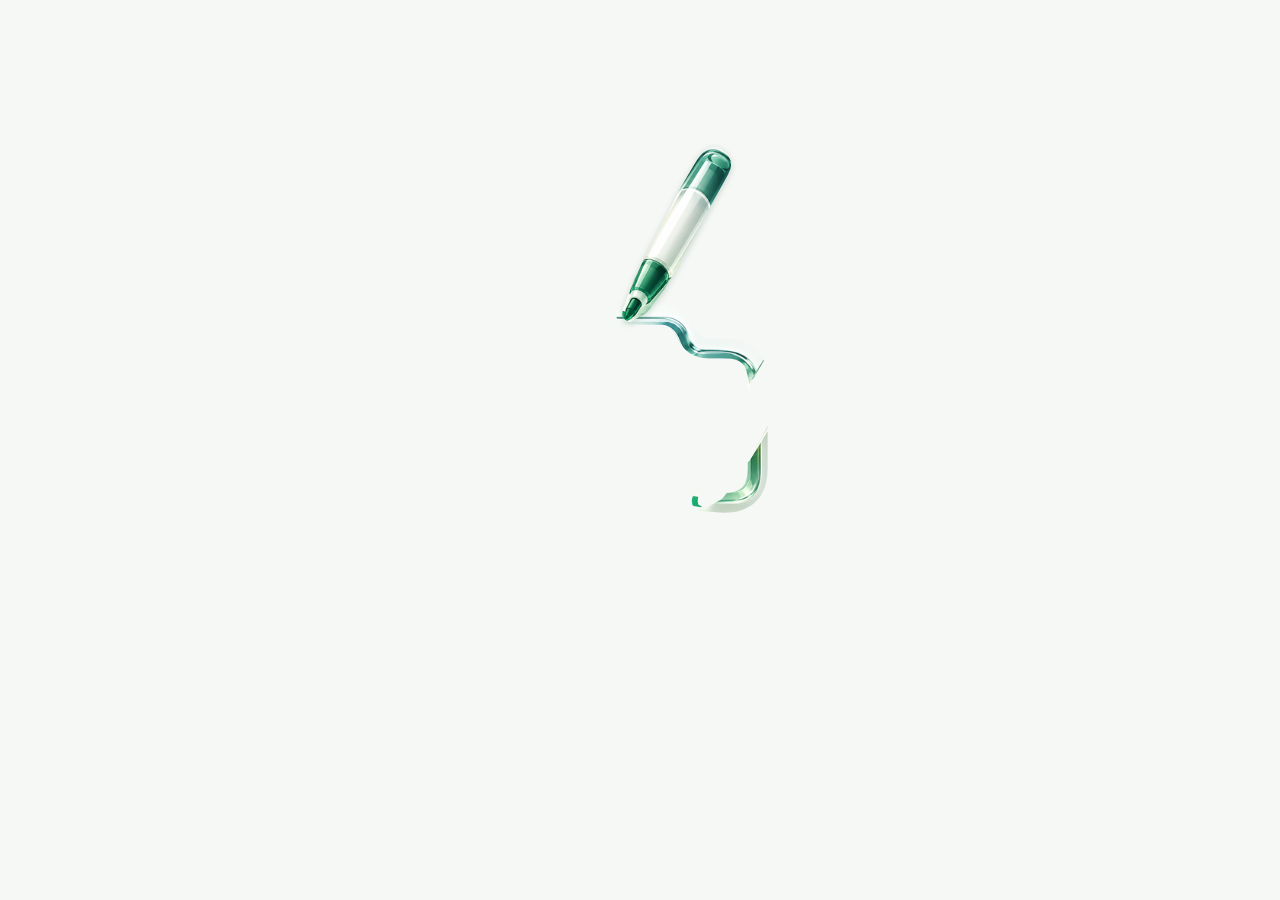
<file: index.html>
<!doctype html>
<html lang="pt-BR">

<head>

  <meta charset="utf-8">

  <meta
    name="viewport"
    content="width=device-width, initial-scale=1, maximum-scale=1, user-scalable=no, viewport-fit=cover">

  <meta
    name="theme-color"
    content="#000000">

  <!-- iOS / Safari -->
  <meta
    name="apple-mobile-web-app-capable"
    content="yes">

  <meta
  name="apple-mobile-web-app-status-bar-style"
  content="default">

<meta
  name="apple-mobile-web-app-title"
  content="Lousa Cam">

  <!-- Ícones -->
  <link
    rel="icon"
    type="image/png"
    sizes="32x32"
    href="./logo.png">

  <link
    rel="icon"
    type="image/png"
    sizes="192x192"
    href="./logo.png">

  <link
    rel="apple-touch-icon"
    sizes="180x180"
    href="./logo.png">

  <link
    rel="apple-touch-icon"
    href="./logo.png">

<link
  rel="manifest"
  href="./manifest.json">

<link
  rel="stylesheet"
  href="./pencil.css?v=20260924-02">

<title>Lousa Cam 2.0</title>

  <!-- =================================================
     FONTES MANUSCRITAS
     ================================================= -->

<link
  rel="preconnect"
  href="https://fonts.googleapis.com">

<link
  rel="preconnect"
  href="https://fonts.gstatic.com"
  crossorigin>

<link
  href="https://fonts.googleapis.com/css2?family=Handlee&family=Patrick+Hand&family=Schoolbell&display=swap"
  rel="stylesheet">
  <style>

    :root {

      --glass: rgba(22, 22, 26, 0.72);

      --border: rgba(255, 255, 255, 0.18);

    }


    * {

      box-sizing: border-box;

      user-select: none;

      -webkit-user-select: none;

      -webkit-touch-callout: none;

    }

html,
body {

  margin: 0;
  padding: 0;

  width: 100%;
  height: 100%;
  min-height: 100%;

  overflow: hidden;

  background: #000;

  font-family:
    -apple-system,
    BlinkMacSystemFont,
    "SF Pro Display",
    "Segoe UI",
    Roboto,
    sans-serif;

  overscroll-behavior: none;

  -webkit-overflow-scrolling: auto;
}


body {

  overscroll-behavior: none;

  touch-action: none;

}
    
    #app {

  position: fixed;

  top: 0;
  left: 0;

  width: 100vw;

  height: 100vh;
  height: 100dvh;

  background: #000;

  overflow: hidden;
}


    #video,
    #canvas {

      position: absolute;

      inset: 0;

      width: 100%;

      height: 100%;

    }


    #video {
  z-index: 1;

  width: 100%;
  height: 100%;

  object-fit: cover;
  object-position: center center;

  background: #000;
}


    #video.mirror {

      transform: scaleX(-1);

    }

  /* =====================================================
   FUNDO VISUAL DA LOUSA
   Fica acima da câmera e abaixo do canvas.
   ===================================================== */

#boardBackground {

  position: absolute;

  inset: 0;

  z-index: 2;

  display: none;

  width: 100%;

  height: 100%;

  pointer-events: none;

}


#boardBackground.show {

  display: block;

}

    #canvas {

      z-index: 3;

      touch-action: none;

    }


    #ui {

      position: absolute;

      inset: 0;

      z-index: 10;

      pointer-events: none;

    }


    /* =====================================================
       BARRA ORIGINAL
       ===================================================== */

    .bar {

      position: absolute;

      display: flex;

      align-items: center;

      gap: 10px;

      pointer-events: auto;

    }


    #top {

      left:
        max(16px, env(safe-area-inset-left));

      right:
        max(16px, env(safe-area-inset-right));

      top:
  calc(
    env(safe-area-inset-top)
    + 12px
  );
      justify-content:
        space-between;

    }


    #left,
    #right {

      display: flex;

      gap: 10px;

      align-items: center;

    }


    #bottom {

  left: 0;

  right: 0;

  bottom:
    max(
      82px,
      calc(
        env(safe-area-inset-bottom)
        + 82px
      )
    );

  justify-content: center;

}

    button {

      width: 38px;

      height: 38px;

      border-radius: 50%;

      border:
        1px solid var(--border);

      background:
        var(--glass);

      color: #fff;

    backdrop-filter:
  blur(20px);

-webkit-backdrop-filter:
  blur(20px);

display: flex;

align-items: center;

justify-content: center;

box-shadow:
  0 8px 24px rgba(0, 0, 0, 0.35);

      cursor: pointer;

      padding: 0;

      transition:
        transform 0.15s ease,
        background-color 0.2s ease;

    }


    button svg {

      width: 22px;

      height: 22px;

      fill: none;

      stroke: currentColor;

      stroke-width: 2;

      stroke-linecap: round;

      stroke-linejoin: round;

    }


    button:active {

      transform: scale(0.92);

    }


    button:disabled {

      opacity: 0.35;

    }


/* =====================================================
   T — POSICIONAMENTO RESPONSIVO
   Mantém livre o conjunto:
   Lousa + Pencil + Aa
   ===================================================== */

#textToolButton {

  position: absolute;

  /*
    Posição padrão / vertical.
    Move o T para a esquerda para liberar
    o conjunto de botões da direita.
  */
  left: 57%;

  top: 0;

  transform:
    translateX(-50%);

  z-index: 30;

  font-size: 20px;

  font-weight: 700;

  font-family:
    Arial,
    sans-serif;

  pointer-events: auto;
}


/*
  Horizontal:
  existe mais espaço disponível,
  então o T pode ficar próximo do centro,
  sem interferir nos três botões da direita.
*/
@media (orientation: landscape) {

  #textToolButton {

    left: 57%;

  }

}


#textToolButton:active {

  transform:
    translateX(-50%)
    scale(0.92);

}


    #textToolButton:active {

      transform:
        translateX(-50%)
        scale(0.92);

    }

    /* =====================================================
   SELETOR DE LOUSA
   ===================================================== */

#boardPanel {

  position: absolute;

  top:
    calc(
      env(safe-area-inset-top)
      + 58px
    );

  right:
    max(
      16px,
      env(safe-area-inset-right)
    );

  z-index: 45;

  display: none;

  flex-direction: column;

  gap: 6px;

  width: 150px;

  padding: 10px;

  border:
    1px solid var(--border);

  border-radius: 18px;

  background:
    rgba(22, 22, 26, 0.88);

  backdrop-filter:
    blur(20px);

  -webkit-backdrop-filter:
    blur(20px);

  box-shadow:
    0 12px 32px
    rgba(0, 0, 0, 0.4);

  pointer-events: auto;

}


#boardPanel.open {

  display: flex;

}


.board-title {

  padding:
    2px 6px 6px;

  color:
    rgba(255, 255, 255, 0.58);

  font-size: 11px;

  font-weight: 700;

  letter-spacing: 1px;

}


#boardPanel button {

  width: 100%;

  height: 38px;

  padding:
    0 10px;

  border-radius: 10px;

  justify-content:
    flex-start;

  gap: 9px;

  background:
    transparent;

  box-shadow: none;

  font-size: 13px;

  white-space: nowrap;

}


#boardPanel button.active {

  background:
    rgba(255, 255, 255, 0.14);

}


.board-dot {

  width: 17px;

  height: 17px;

  flex:
    0 0 17px;

  border-radius: 50%;

  border:
    1px solid
    rgba(255, 255, 255, 0.45);

}


.board-dot.camera {

  background:
    linear-gradient(
      135deg,
      #555,
      #111
    );

}


.board-dot.black {

  background:
    #111111;

}


.board-dot.green {

  background:
    #1f4d3a;

}


.board-dot.white {

  background:
    #f4f4f2;

}
    /* =====================================================
       GRAVAÇÃO
       ===================================================== */

    #record {

      width: 64px;

      height: 64px;

      border:
        3px solid rgba(255, 255, 255, 0.85);

      background:
        rgba(0, 0, 0, 0.4);

    }


    #record span {

      width: 28px;

      height: 28px;

      border-radius: 50%;

      background: #ff3b30;

      transition:
        all 0.25s
        cubic-bezier(0.4, 0, 0.2, 1);

    }


    #record.recording span {

      border-radius: 6px;

      width: 22px;

      height: 22px;

      background: #fff;

    }


    /* =====================================================
   NAVEGAÇÃO CÂMERA / GALERIA
   Liquid Glass
   ===================================================== */

#modeDock {

  position: absolute;

  left: 50%;

  bottom:
    max(
      18px,
      env(safe-area-inset-bottom)
    );

  transform:
    translateX(-50%);

  z-index: 35;

  display: flex;

  align-items: center;

  gap: 3px;

  padding: 4px;

  border:
    1px solid
    rgba(255, 255, 255, 0.20);

  border-radius: 24px;

  background:
    rgba(28, 28, 30, 0.24);

  backdrop-filter:
    blur(22px)
    saturate(180%);

  -webkit-backdrop-filter:
    blur(22px)
    saturate(180%);

  box-shadow:
    inset 0 1px 0
    rgba(255, 255, 255, 0.18);

  pointer-events: auto;

  opacity: 0.48;

  transition:
    opacity 0.25s ease,
    background 0.25s ease;

}


#modeDock.active {

  opacity: 1;

  background:
    rgba(28, 28, 30, 0.38);

}


#modeDock button {

  width: auto;

  min-width: 82px;

  height: 38px;

  padding:
    0 15px;

  border: 0;

  border-radius: 19px;

  background:
    transparent;

  box-shadow:
    none;

  color:
    rgba(255, 255, 255, 0.72);

  font-size: 13px;

  font-weight: 600;

  backdrop-filter: none;

  -webkit-backdrop-filter: none;

}


#modeDock button.active {

  color: #fff;

  background:
    rgba(255, 255, 255, 0.16);

  box-shadow:
    inset 0 1px 0
    rgba(255, 255, 255, 0.20);

}


/* =====================================================
   CAMADA INTERNA DA GALERIA
   ===================================================== */

#galleryLayer {

  position: absolute;

  inset: 0;

  z-index: 34;

  display: none;

  overflow-y: auto;

  background:
    rgba(0, 0, 0, 0.94);

  pointer-events: auto;

  padding:
    max(18px, env(safe-area-inset-top))
    max(16px, env(safe-area-inset-right))
    150px
    max(16px, env(safe-area-inset-left));

}


#galleryLayer.show {

  display: block;

}


#galleryLayer h1 {

  margin:
    8px 0 22px;

  color: #fff;

  font-size: 30px;

  font-weight: 700;

  letter-spacing: -0.5px;

}


#galleryLayerContent {

  width: 100%;

}


#galleryLayerContent p {

  color:
    rgba(255, 255, 255, 0.65);

  text-align: center;

  font-size: 15px;

  margin:
    24px 0;

}
    
    /* =====================================================
       STATUS
       ===================================================== */

    #status {

      position: absolute;

      left: 50%;

      top:
        max(
          72px,
          calc(
            env(safe-area-inset-top)
            + 60px
          )
        );

      transform:
        translateX(-50%);

      padding:
        8px 16px;

      border-radius: 20px;

      background:
        rgba(18, 18, 20, 0.85);

      border:
        1px solid var(--border);

      backdrop-filter:
        blur(12px);

      -webkit-backdrop-filter:
        blur(12px);

      color: #fff;

      font-size: 13px;

      font-weight: 500;

      opacity: 0;

      transition:
        opacity 0.25s ease;

      pointer-events: none;

      white-space: nowrap;

      z-index: 100;

    }


    #status.show {

      opacity: 1;

    }


    /* =====================================================
       PAINÉIS ORIGINAIS
       ===================================================== */

    .panel {

      position: absolute;

      top:
        max(
          72px,
          calc(
            env(safe-area-inset-top)
            + 60px
          )
        );

      right:
        max(
          16px,
          env(safe-area-inset-right)
        );

      padding: 16px;

      border-radius: 22px;

      background:
        rgba(22, 22, 26, 0.88);

      border:
        1px solid var(--border);

      backdrop-filter:
        blur(24px);

      -webkit-backdrop-filter:
        blur(24px);

      display: none;

      pointer-events: auto;

      box-shadow:
        0 12px 32px
        rgba(0, 0, 0, 0.4);

      z-index: 40;

    }

/* =====================================================
   POSIÇÃO DO MENU PRINCIPAL
   Fica diretamente abaixo do botão de três linhas.
   Não altera os demais painéis.
   ===================================================== */

#menuPanel {
  top:
    max(
      64px,
      calc(
        env(safe-area-inset-top)
        + 52px
      )
    );

  left:
    max(
      16px,
      env(safe-area-inset-left)
    );

  right: auto;
}

    .panel.open {

      display: flex;

      flex-direction: column;

      gap: 14px;

    }

#biologyPanel {
  left:
    max(
      16px,
      env(safe-area-inset-left)
    );

  right: auto;
}

/* =====================================================
   MENU — SEÇÃO IMAGENS
   ===================================================== */

.menu-section-title {

  width: 100%;

  margin-top: 2px;

  padding:
    4px 2px;

  color:
    rgba(255,255,255,0.55);

  font-size:
    11px;

  font-weight:
    700;

  letter-spacing:
    1px;

}


.menu-wide-button {

  width:
    100%;

  min-width:
    190px;

  height:
    40px;

  padding:
    0 14px;

  border-radius:
    12px;

  justify-content:
    flex-start;

  font-size:
    14px;

  white-space:
    nowrap;

}


/* =====================================================
   PAINEL BIOLOGIA
   ===================================================== */
#biologyPanel {

  width:
    min(230px, calc(100vw - 32px));

  max-height:
    min(520px, calc(100vh - 110px));

  overflow-y:
    auto;

  left:
    max(
      16px,
      env(safe-area-inset-left)
    );

  right:
    auto;

}

#biologyPanel {
  left:
    max(
      16px,
      env(safe-area-inset-left)
    );

  right: auto;
}


.biology-header {

  display:
    flex;

  align-items:
    center;

  justify-content:
    space-between;

  gap:
    12px;

  color:
    #fff;

}


#biologyBackButton {

  width:
    32px;

  height:
    32px;

  flex:
    0 0 32px;

  font-size:
    22px;

  line-height:
    1;

}


.biology-categories {

  display:
    flex;

  flex-direction:
    column;

  gap:
    5px;

  width:
    100%;

}


.biology-category {

  width:
    100%;

  height:
    36px;

  border-radius:
    9px;

  padding:
    0 12px;

  font-size:
    13px;

  justify-content:
    flex-start;

  text-align:
    left;

  white-space:
    nowrap;

}
    .colors {

      display: flex;

      gap: 10px;

    }


    .color {

      width: 32px;

      height: 32px;

      border-radius: 50%;

      border:
        2px solid transparent;

      cursor: pointer;

    }


    .color.active {

      border-color: #fff;

      transform: scale(1.12);

    }


    input[type=range] {

      width: 120px;

      accent-color: #fff;

    }


    .row {

      display: flex;

      align-items: center;

      gap: 10px;

      color: #fff;

      font-size: 13px;

    }


    /* =====================================================
       MENU COLAR
       ===================================================== */

    #canvasMenu {

      position: fixed;

      z-index: 70;

      display: none;

      pointer-events: auto;

    }


    #canvasMenu.open {

      display: block;

    }


    #pasteButton {

      width: auto;

      min-width: 82px;

      height: 42px;

      padding:
        0 18px;

      border-radius: 21px;

      font-size: 14px;

      font-weight: 600;

    }

/* =====================================================
   ETAPA 10F
   EDITOR DE TEXTO — LIMITE RESPONSIVO

   Impede que a caixa de texto ultrapasse
   horizontalmente a área visível do aparelho.

   IMPORTANTE:
   - não altera câmera
   - não altera canvas
   - não altera barra superior
   - não altera ferramentas Aa
   ===================================================== */

#inlineEditor {

  position: fixed;

  display: none;

  z-index: 80;

  margin: 0;

  padding:
    4px 7px;

  border:
    2px dotted
    rgba(255, 255, 255, 0.95);

  border-radius: 4px;

  background:
    rgba(0, 0, 0, 0.18);

  color: #fff;

  outline: none;

  /*
    Mantemos o redimensionamento
    manual já existente.
  */
  resize: both;

  /*
    O conteúdo permanece dentro
    da própria caixa.
  */
  overflow: auto;

  /*
    Permite quebra normal de linha.
  */
  white-space: pre-wrap;

  overflow-wrap: anywhere;

  word-wrap: break-word;

  word-break: break-word;

  /*
    Proteção geral contra crescimento
    além da largura física da tela.

    O limite exato considerando a posição X
    também será calculado pelo app.js.
  */
  max-width:
    calc(100vw - 16px);

  max-width:
    calc(100dvw - 16px);

  min-width: 60px;

  min-height: 30px;

  /*
    Muito importante em elementos editáveis:
    impede que o conteúdo force uma largura
    mínima maior que a viewport.
  */
  min-inline-size: 0;

  user-select: text;

  -webkit-user-select: text;

  -webkit-touch-callout: default;

  touch-action: auto;

  pointer-events: auto;

}

    #inlineEditor.show {

      display: block;

    }
    
   /* =====================================================
   EDITOR DE TEXTO CONTEXTUAL
   ===================================================== */


/* =====================================================
   BOTÃO Aa

   Fica no mesmo slot visual de Ferramentas.
   ===================================================== */

#textEditorButton {

  width: 38px;
  height: 38px;

  flex:
    0 0 38px;

  border-radius: 50%;

  font-family:
    -apple-system,
    BlinkMacSystemFont,
    "SF Pro Display",
    Arial,
    sans-serif;

  font-size: 15px;

  font-weight: 700;

  letter-spacing: -0.5px;

  pointer-events: auto;

}


#textEditorButton[hidden] {

  display: none !important;

}


.text-editor-icon {

  display: flex;

  align-items: center;

  justify-content: center;

  width: 100%;

  height: 100%;

}


/* =====================================================
   BARRA DE FORMATAÇÃO

   Agora é independente da caixa de texto.
   ===================================================== */

#textFormatToolbar {

  position: fixed;

  display: none;

  z-index: 90;

  left: 50%;

  top:
    calc(
      env(safe-area-inset-top)
      + 58px
    );

  transform:
    translateX(-50%);

  align-items: center;

  justify-content: center;

  gap: 4px;

  width: auto;

  max-width:
    calc(
      100vw - 20px
    );

  padding: 6px;

  border:
    1px solid
    rgba(255,255,255,0.18);

  border-radius: 15px;

  background:
    rgba(22,22,26,0.90);

  box-shadow:
    0 10px 30px
    rgba(0,0,0,0.40);

  backdrop-filter:
    blur(22px)
    saturate(160%);

  -webkit-backdrop-filter:
    blur(22px)
    saturate(160%);

  overflow: visible;

  pointer-events: auto;

  touch-action: manipulation;

}


#textFormatToolbar.show {

  display: flex;

}


/* =====================================================
   BOTÕES
   ===================================================== */

#textFormatToolbar button {

  width: 34px;

  height: 34px;

  flex:
    0 0 34px;

  padding: 0;

  border: none;

  border-radius: 9px;

  background:
    rgba(255,255,255,0.08);

  color: #fff;

  font-family:
    Arial,
    sans-serif;

  font-size: 15px;

  font-weight: 600;

  display: flex;

  align-items: center;

  justify-content: center;

  cursor: pointer;

  touch-action: manipulation;

  -webkit-user-select: none;

  user-select: none;

}


#textFormatToolbar button:active {

  background:
    rgba(255,255,255,0.22);

  transform:
    scale(0.94);

}


/* =====================================================
   SEPARADORES
   ===================================================== */

#textFormatToolbar
.format-separator {

  width: 1px;

  height: 24px;

  flex:
    0 0 1px;

  margin:
    0 2px;

  background:
    rgba(255,255,255,0.18);

}


/* =====================================================
   COR ATUAL
   ===================================================== */

#textColorButton {

  position: relative;

}


.text-color-indicator {

  width: 20px;

  height: 20px;

  border-radius: 50%;

  background: #ffffff;

  border:
    2px solid
    rgba(255,255,255,0.85);

  box-shadow:
    0 0 0 1px
    rgba(0,0,0,0.35);

}


/* =====================================================
   PALETA DE CORES
   ===================================================== */

.text-color-palette {

  position: absolute;

  display: none;

  left: 50%;

  top:
    calc(
      100% + 8px
    );

  transform:
    translateX(-50%);

  width:
    min(
      250px,
      calc(100vw - 24px)
    );

  grid-template-columns:
    repeat(
      6,
      32px
    );

  justify-content: center;

  gap: 7px;

  padding: 10px;

  border:
    1px solid
    rgba(255,255,255,0.18);

  border-radius: 15px;

  background:
    rgba(22,22,26,0.94);

  box-shadow:
    0 12px 32px
    rgba(0,0,0,0.45);

  backdrop-filter:
    blur(22px);

  -webkit-backdrop-filter:
    blur(22px);

  pointer-events: auto;

}


.text-color-palette.open {

  display: grid;

}


#textFormatToolbar
.text-color-palette
.format-color {

  width: 30px;

  height: 30px;

  min-width: 30px;

  padding: 0;

  border-radius: 50%;

  background:
    var(--text-color);

  border:
    2px solid
    rgba(255,255,255,0.48);

  box-shadow:
    0 2px 6px
    rgba(0,0,0,0.35);

}


#textFormatToolbar
.text-color-palette
.format-color:active {

  transform:
    scale(0.88);

}


/* =====================================================
   FONTE
   ===================================================== */

#textFontSelect {

  height: 34px;

  min-width: 88px;

  max-width: 108px;

  padding:
    0 8px;

  border:
    1px solid
    rgba(255,255,255,0.16);

  border-radius: 9px;

  background:
    rgba(255,255,255,0.08);

  color: #fff;

  font-size: 13px;

  outline: none;

  cursor: pointer;

  touch-action: manipulation;

}


#textFontSelect option {

  background: #1c1c1e;

  color: #fff;

}


/* =====================================================
   IPHONE
   ===================================================== */

@media (
  max-width: 520px
) {

  #textFormatToolbar {

    max-width:
      calc(
        100vw - 12px
      );

    gap: 2px;

    padding: 4px;

  }


  #textFormatToolbar button {

    width: 31px;

    height: 31px;

    flex:
      0 0 31px;

    font-size: 14px;

  }


  #textFontSelect {

    height: 31px;

    min-width: 78px;

    max-width: 86px;

    font-size: 12px;

    padding:
      0 5px;

  }


  .text-color-indicator {

    width: 18px;

    height: 18px;

  }


  .text-color-palette {

    grid-template-columns:
      repeat(
        6,
        30px
      );

    gap: 6px;

  }

}

    /* =====================================================
       CANCELAR IMAGEM
       ===================================================== */

    #objectCancel {

      position: fixed;

      display: none;

      z-index: 75;

      width: auto;

      min-width: 84px;

      height: 40px;

      padding:
        0 16px;

      border-radius: 20px;

      background:
        rgba(22, 22, 26, 0.9);

      font-size: 13px;

      font-weight: 600;

       pointer-events: auto;

       touch-action: manipulation;

       -webkit-user-select: none;

      user-select: none;

    }


    #objectCancel.show {

      display: flex;

    }

     /* =====================================================
   FIXAR IMAGEM
   ===================================================== */

#objectLock {

  position: fixed;

  display: none;

  z-index: 75;

  width: auto;

  min-width: 84px;

  height: 40px;

  padding:
    0 16px;

  border-radius: 20px;

  background:
    rgba(22, 22, 26, 0.9);

  font-size: 13px;

  font-weight: 600;

  color: #fff;
  
  pointer-events: auto;

  touch-action: manipulation;

  -webkit-user-select: none;

  user-select: none;
  
}


#objectLock.show {

  display: flex;

}
    /* =====================================================
       TELA INICIAL
       ===================================================== */

    #startOverlay {

      position: fixed;

      inset: 0;

      z-index: 50;

      display: flex;

      align-items: center;

      justify-content: center;

      background:
        rgba(0, 0, 0, 0.82);

      backdrop-filter:
        blur(16px);

      -webkit-backdrop-filter:
        blur(16px);

      color: #fff;

      padding: 24px;

      text-align: center;

    }


    #startOverlay.hidden {

      display: none !important;

    }


    #startCard {

      max-width: 380px;

      width: 100%;

      padding:
        32px 24px;

      background:
        rgba(28, 28, 32, 0.75);

      border:
        1px solid var(--border);

      border-radius: 28px;

      box-shadow:
        0 20px 40px
        rgba(0, 0, 0, 0.5);

      display: flex;

      flex-direction: column;

      align-items: center;

    }


    .intro-logo {

      width: 96px;

      height: 96px;

      border-radius: 22px;

      margin-bottom: 16px;

      box-shadow:
        0 8px 24px
        rgba(0, 0, 0, 0.4);

      object-fit: cover;

    }


    #startCard h1 {

      font-size: 24px;

      font-weight: 700;

      letter-spacing: 0.5px;

      margin:
        0 0 12px;

    }


    #startCard p {

      font-size: 14px;

      color:
        rgba(255, 255, 255, 0.75);

      line-height: 1.5;

      margin:
        0 0 24px;

    }


    #startBtn {

      width: 100%;

      height: 52px;

      border-radius: 26px;

      background: #007aff;

      border: none;

      font-size: 15px;

      font-weight: 600;

      color: #fff;

      box-shadow:
        0 4px 16px
        rgba(0, 122, 255, 0.35);

    }


    #startBtn:active {

      transform: scale(0.97);

    }


    #permissionHint {

      margin-top: 14px;

      font-size: 12px;

      color:
        rgba(255, 255, 255, 0.5);

    }


    @media (max-width: 380px) {

      #textToolButton {

        top: 0;

      }

    }

    /* =====================================================
   TELEPROMPTER — ETAPA 11A
   ===================================================== */

.teleprompter-layer {

  position: fixed;

  inset: 0;

  z-index: 75;

  display: none;

  pointer-events: none;

}


.teleprompter-layer.show {

  display: block;

}


.teleprompter-window {

  position: absolute;

  left:
    max(
      12px,
      env(safe-area-inset-left)
    );

  right:
    max(
      12px,
      env(safe-area-inset-right)
    );

  top:
    max(
      68px,
      calc(
        env(safe-area-inset-top)
        + 58px
      )
    );

  bottom:
    max(
      96px,
      calc(
        env(safe-area-inset-bottom)
        + 86px
      )
    );

  box-sizing: border-box;

  display: flex;

  flex-direction: column;

  gap: 8px;

  padding: 10px;

  min-width: 0;

  min-height: 0;

  border:
    1px solid
    rgba(255,255,255,0.18);

  border-radius: 20px;

  background:
    rgba(12,12,14,0.76);

  backdrop-filter:
    blur(22px)
    saturate(150%);

  -webkit-backdrop-filter:
    blur(22px)
    saturate(150%);

  box-shadow:
    0 14px 36px
    rgba(0,0,0,0.42);

  overflow: hidden;

  pointer-events: auto;

}


.teleprompter-header {

  display: flex;

  align-items: center;

  justify-content:
    space-between;

  gap: 12px;

  flex:
    0 0 auto;

  color: #fff;

}


.teleprompter-header strong {

  font-size: 16px;

  font-weight: 700;

}


#teleprompterClose {

  width: 36px;

  height: 36px;

  flex:
    0 0 36px;

  font-size: 24px;

  line-height: 1;

}


#teleprompterEditor {

  box-sizing: border-box;

  width: 100%;

  height: 78px;

  min-height: 78px;

  max-height: 78px;

  flex:
    0 0 78px;

  resize: none;

  padding: 10px;

  border:
    1px solid
    rgba(255,255,255,0.16);

  border-radius: 12px;

  outline: none;

  background:
    rgba(0,0,0,0.32);

  color: #fff;

  font:
    16px/1.4
    -apple-system,
    BlinkMacSystemFont,
    "Segoe UI",
    sans-serif;

  user-select: text;

  -webkit-user-select: text;

  -webkit-touch-callout:
    default;

  touch-action: auto;

}

.teleprompter-reader {

  position: relative;

  box-sizing: border-box;

  width: 100%;

  min-width: 0;

  min-height: 0;

  flex: 1 1 0;

  overflow-y: auto;

  overflow-x: hidden;

  padding:
    24vh
    14px
    76px;

  border-radius: 14px;

  background:
    rgba(0,0,0,0.28);

  overscroll-behavior: contain;

  -webkit-overflow-scrolling: touch;

  touch-action: pan-y;

}

.teleprompter-reader-text {

  box-sizing: border-box;

  width: 100%;

  max-width: 900px;

  margin:
    0 auto;

  color: #fff;

  font-family:
    -apple-system,
    BlinkMacSystemFont,
    "Segoe UI",
    sans-serif;

  font-size: 32px;

  font-weight: 600;

  line-height: 1.38;

  text-align: center;

  white-space: pre-wrap;

  overflow-wrap: anywhere;

  word-break: break-word;

}


.teleprompter-controls {

  position: absolute;

  left: 10px;
  right: 10px;
  bottom: 10px;

  z-index: 20;

  box-sizing: border-box;

  display: grid;

  grid-template-columns:
    42px
    42px
    minmax(0, 1fr)
    minmax(0, 1fr);

  align-items: center;

  gap: 8px;

  height: 56px;

  padding: 7px;

  overflow: hidden;

  border:
    1px solid
    rgba(255,255,255,0.12);

  border-radius: 13px;

  background:
    rgba(18,18,20,0.94);

  backdrop-filter:
    blur(18px);

  -webkit-backdrop-filter:
    blur(18px);

  touch-action: manipulation;

}
    
.teleprompter-controls::-webkit-scrollbar {

  display: none;

}
.teleprompter-controls::-webkit-scrollbar {

  display: none;

}

.teleprompter-controls > button {

  width: 42px;
  height: 42px;

  min-width: 42px;
  min-height: 42px;

  padding: 0;

  display: flex;

  align-items: center;
  justify-content: center;

  border-radius: 11px;

  font-size: 20px;

  line-height: 1;

  touch-action: manipulation;

}


.teleprompter-control {

  box-sizing: border-box;

  display: grid;

  grid-template-columns:
    auto
    minmax(50px, 1fr);

  align-items: center;

  gap: 5px;

  width: 100%;

  min-width: 0;

  height: 42px;

  color:
    rgba(255,255,255,0.88);

  font-size: 10px;

  white-space: nowrap;

  overflow: hidden;

}

.teleprompter-control
input[type="range"] {

  display: block;

  width: 100%;

  min-width: 50px;

  max-width: none;

  margin: 0;

  padding: 0;

  touch-action: manipulation;

}


@media (orientation: landscape) {

  .teleprompter-window {

    left:
      max(
        62px,
        calc(
          env(safe-area-inset-left)
          + 50px
        )
      );

    right:
      max(
        62px,
        calc(
          env(safe-area-inset-right)
          + 50px
        )
      );

    top:
      max(
        54px,
        calc(
          env(safe-area-inset-top)
          + 44px
        )
      );

    bottom:
      max(
        66px,
        calc(
          env(safe-area-inset-bottom)
          + 56px
        )
      );

    gap: 6px;

    padding: 8px;

  }


  #teleprompterEditor {

    height: 52px;

    min-height: 52px;

    max-height: 52px;

    flex:
      0 0 52px;

    padding: 8px;

  }


  .teleprompter-reader {

    min-height: 0;

    padding:
      16vh
      14px
      72px;

  }


  .teleprompter-controls {

    left: 8px;

    right: 8px;

    bottom: 8px;

    height: 52px;

    grid-template-columns:
      40px
      40px
      minmax(110px, 1fr)
      minmax(110px, 1fr);

    gap: 6px;

    padding: 5px;

  }


  .teleprompter-controls > button {

    width: 40px;

    height: 40px;

    min-width: 40px;

    min-height: 40px;

  }


  .teleprompter-control {

    height: 40px;

    grid-template-columns:
      auto
      minmax(70px, 1fr);

  }

}
    /* =====================================================
   TELEPROMPTER 11B.1 — TRANSPARÊNCIA
   ===================================================== */

.teleprompter-controls {
  grid-template-columns:
    42px
    42px
    repeat(3, minmax(0, 1fr));
}

.teleprompter-control {
  grid-template-columns: 1fr;
  grid-template-rows: 13px 1fr;
  justify-items: stretch;
  gap: 2px;
}

.teleprompter-control span {
  text-align: center;
  line-height: 13px;
}

.teleprompter-control input[type="range"] {
  width: 100%;
  min-width: 0;
  height: 22px;
  touch-action: none;
}

@media (orientation: landscape) {
  .teleprompter-controls {
    grid-template-columns:
      40px
      40px
      repeat(3, minmax(0, 1fr));
  }
}
    /* =====================================================
   LOUSA CAM — TELEPROMPTER 11B
   INTERFACE INDEPENDENTE DA LOUSA
   ===================================================== */

/* O Teleprompter não bloqueia toda a tela */
.teleprompter-layer.show {
  display: block;
  pointer-events: none;
}

/* Contêiner sem painel escuro ocupando a lousa */
.teleprompter-layer .teleprompter-window {
  position: fixed;
  inset: 0;

  width: auto;
  height: auto;

  display: block;
  padding: 0;
  margin: 0;

  border: none;
  border-radius: 0;

  background: transparent !important;
  backdrop-filter: none !important;
  -webkit-backdrop-filter: none !important;

  box-shadow: none;
  overflow: visible;

  pointer-events: none;
}

/* Cabeçalho independente */
.teleprompter-layer .teleprompter-header {
  position: fixed;

  top: max(
    78px,
    calc(env(safe-area-inset-top) + 66px)
  );

  left: max(12px, env(safe-area-inset-left));
  right: max(12px, env(safe-area-inset-right));

  z-index: 77;

  display: flex;
  align-items: center;
  gap: 8px;

  min-height: 38px;

  padding: 0 4px;

  pointer-events: none;
}

.teleprompter-header strong {
  margin-right: auto;

  color: #fff;
  font-size: 14px;

  text-shadow: 0 2px 6px rgba(0,0,0,.8);
}

/* Botões do cabeçalho */
#teleprompterEdit,
#teleprompterClose {
  position: relative;

  flex: 0 0 auto;

  height: 36px;

  pointer-events: auto;
  touch-action: manipulation;
}

#teleprompterEdit {
  width: auto;
  min-width: 76px;

  padding: 0 12px;

  border-radius: 18px;

  font-size: 13px;
  font-weight: 600;
}

/* Editor recolhido durante a leitura */
.teleprompter-layer #teleprompterEditor {
  display: none;

  position: fixed;

  top: max(
    122px,
    calc(env(safe-area-inset-top) + 110px)
  );

  left: max(12px, env(safe-area-inset-left));
  right: max(12px, env(safe-area-inset-right));

  z-index: 79;

  width: auto;

  height: min(220px, 32dvh);
  min-height: 100px;
  max-height: 220px;

  padding: 12px;

  background: rgba(20,20,24,.94);

  border: 1px solid rgba(255,255,255,.25);
  border-radius: 14px;

  pointer-events: auto;
  touch-action: auto;

  user-select: text;
  -webkit-user-select: text;
}

.teleprompter-layer.editing #teleprompterEditor {
  display: block;
}

/* Leitura na parte superior */
.teleprompter-layer .teleprompter-reader {
  position: fixed;

  top: max(
    122px,
    calc(env(safe-area-inset-top) + 110px)
  );

  left: max(12px, env(safe-area-inset-left));
  right: max(12px, env(safe-area-inset-right));

  z-index: 75;

  width: auto;
  height: clamp(110px, 25dvh, 230px);

  min-height: 0;
  max-height: none;

  padding: 24px 14px 90px;

  border-radius: 16px;

  overflow-y: auto;
  overflow-x: hidden;

  backdrop-filter: none;
  -webkit-backdrop-filter: none;

  /* Os toques passam para a lousa */
  pointer-events: none;

  touch-action: none;
}

.teleprompter-layer.editing .teleprompter-reader {
  visibility: hidden;
}

/* Texto da leitura */
.teleprompter-reader-text {
  max-width: 900px;

  margin: 0 auto;

  color: #fff;

  text-shadow:
    0 2px 5px rgba(0,0,0,.85),
    0 0 2px rgba(0,0,0,.75);
}

/* Barra independente na parte inferior */
.teleprompter-layer .teleprompter-controls {
  position: fixed;

  left: max(10px, env(safe-area-inset-left));
  right: max(10px, env(safe-area-inset-right));

  bottom: max(
    8px,
    env(safe-area-inset-bottom)
  );

  z-index: 78;

  width: auto;
  height: 54px;

  display: grid;

  grid-template-columns:
    42px
    42px
    repeat(3, minmax(0, 1fr));

  align-items: center;

  gap: 6px;
  padding: 6px;

  overflow: hidden;

  border-radius: 15px;

  background: rgba(18,18,20,.94);

  pointer-events: auto;
  touch-action: manipulation;
}

/* Não exibir a navegação sobre a barra */
body.teleprompter-active #modeDock {
  display: none !important;
}

/* Mantém a gravação acima da barra */
body.teleprompter-active #bottom {
  z-index: 76;
}

/* =====================================================
   TELEPROMPTER — HORIZONTAL
   ===================================================== */

@media (orientation: landscape) {

  .teleprompter-layer .teleprompter-header {
    top: max(
      48px,
      calc(env(safe-area-inset-top) + 42px)
    );

    left: max(14px, env(safe-area-inset-left));
    right: max(14px, env(safe-area-inset-right));
  }

  .teleprompter-layer .teleprompter-reader {
    top: max(
      90px,
      calc(env(safe-area-inset-top) + 82px)
    );

    left: max(24px, env(safe-area-inset-left));
    right: max(24px, env(safe-area-inset-right));

    height: clamp(70px, 24dvh, 145px);

    padding: 12px 16px 48px;
  }

  .teleprompter-layer #teleprompterEditor {
    top: max(
      90px,
      calc(env(safe-area-inset-top) + 82px)
    );

    left: max(24px, env(safe-area-inset-left));
    right: max(24px, env(safe-area-inset-right));

    height: min(110px, 28dvh);
    min-height: 65px;
  }

  .teleprompter-layer .teleprompter-controls {
    left: max(24px, env(safe-area-inset-left));
    right: max(24px, env(safe-area-inset-right));

    height: 50px;

    grid-template-columns:
      40px
      40px
      repeat(3, minmax(0, 1fr));
  }
}
    /* =====================================================
   TELEPROMPTER 11B.3
   LARGURA AJUSTÁVEL DA ÁREA DE LEITURA
   ===================================================== */

/* Controle independente no cabeçalho */

.teleprompter-width-control {
  display: flex;
  flex: 0 1 116px;
  flex-direction: column;
  align-items: center;
  justify-content: center;

  gap: 2px;

  width: 116px;
  min-width: 70px;

  color: #fff;
  font-size: 10px;
  font-weight: 600;

  pointer-events: auto;
  touch-action: manipulation;
}

.teleprompter-width-control span {
  line-height: 13px;
}

#teleprompterWidth {
  display: block;

  width: 100%;
  min-width: 0;
  max-width: none;

  height: 18px;
  margin: 0;

  accent-color: #fff;

  pointer-events: auto;
  touch-action: none;
}

/* Centraliza a faixa sem modificar sua altura */

.teleprompter-layer .teleprompter-reader {
  left: 50%;
  right: auto;

  width: 100%;
  max-width: calc(100vw - 24px);

  transform: translateX(-50%);
}

/* Ajuste para iPhone vertical */

@media (orientation: portrait) and (max-width: 520px) {

  .teleprompter-width-control {
    flex-basis: 82px;
    width: 82px;
    min-width: 65px;
  }

  .teleprompter-header strong {
    font-size: 12px;
  }

  #teleprompterEdit {
    min-width: 66px;
    padding: 0 8px;
    font-size: 12px;
  }

}

/* Ajuste para horizontal */

@media (orientation: landscape) {

  .teleprompter-width-control {
    flex-basis: 120px;
    width: 120px;
  }

  .teleprompter-layer .teleprompter-reader {
    left: 50%;
    right: auto;

    max-width: calc(100vw - 48px);

    transform: translateX(-50%);
  }

}
    /* =====================================================
   TELEPROMPTER 11B.4 — POSIÇÃO VERTICAL
   ===================================================== */

.teleprompter-position-control {
  position: fixed;

  top: max(
    120px,
    calc(env(safe-area-inset-top) + 108px)
  );

  right: max(14px, env(safe-area-inset-right));

  z-index: 78;

  display: flex;
  flex-direction: column;
  align-items: center;
  gap: 2px;

  width: 105px;

  color: #fff;
  font-size: 10px;
  font-weight: 600;

  pointer-events: auto;
}

#teleprompterPosition {
  width: 100%;
  height: 18px;
  margin: 0;

  accent-color: #fff;
  touch-action: none;
  pointer-events: auto;
}

@media (orientation: landscape) {

  .teleprompter-position-control {
    top: max(
      88px,
      calc(env(safe-area-inset-top) + 80px)
    );

    right: max(26px, env(safe-area-inset-right));
  }

}

    
/* =====================================================
   LOUSA CAM 3.0 — ETAPA 1: NATURE LIGHT + DOCK
   Alteracoes somente visuais; nao altera gravacao.
   ===================================================== */
:root {
  --lc-neve: #F6F8F5;
  --lc-salvia: #DDEDE5;
  --lc-branco: #FFFFFF;
  --lc-ink: #29332F;
}

/* A imagem da camera permanece ocupando a tela inteira. */
#app, #video { background-color: #000; }

/* Barra superior continua na posicao original. A tela
   inicial ja a encobre ate a ativacao da camera. */

/* Dock original, com Liquid Glass mais transparente. */
#modeDock {
  width: min(94vw, 430px);
  max-width: calc(100vw - 20px);
  justify-content: space-between;
  gap: 2px;
  padding: 6px;
  border-radius: 28px;
  background: rgba(246,248,245,.14);
  border: 1px solid rgba(255,255,255,.34);
  -webkit-backdrop-filter: blur(22px) saturate(150%);
  backdrop-filter: blur(22px) saturate(150%);
  box-shadow: inset 0 1px 0 rgba(255,255,255,.22),
              0 5px 22px rgba(0,0,0,.12);
  opacity: 1;
}
#modeDock.active { background: rgba(246,248,245,.19); }
#modeDock button:not(#record) {
  flex: 1 1 0;
  min-width: 0;
  padding: 0 5px;
  font-size: clamp(10px, 2.6vw, 12px);
  white-space: nowrap;
}

/* Botao de gravacao original, agora central no dock.
   Nao substituir o ID nem criar outro listener. */
#modeDock #record {
  position: relative;
  flex: 0 0 52px;
  width: 52px;
  height: 52px;
  min-width: 52px;
  padding: 0;
  border-radius: 50%;
  border: 2px solid rgba(255,255,255,.88);
  background: rgba(255,255,255,.17);
  box-shadow: 0 3px 12px rgba(0,0,0,.18);
  opacity: 1;
  touch-action: manipulation;
}
#modeDock #record span {
  display: block;
  flex: 0 0 auto;
  width: 25px;
  height: 25px;
  border-radius: 50%;
  background: #F05D60;
}
#modeDock #record.recording span {
  width: 20px;
  height: 20px;
  border-radius: 5px;
  background: #FFFFFF;
}
/* Enquanto a galeria estiver aberta, nao exibir Gravar.
   Mantemos o botao Camera para voltar; seta virá depois. */
body:has(#galleryLayer.show) #modeDock #record {
  visibility: hidden;
  pointer-events: none;
}

/* Tela de permissao: fundo preto de ponta a ponta,
   cartao removido, acento em Neve e Salvia. */
#startOverlay {
  background: #050707;
  -webkit-backdrop-filter: none;
  backdrop-filter: none;
}
#startCard {
  background: transparent;
  border: none;
  box-shadow: none;
  max-width: 370px;
}
#startCard h1 { color: var(--lc-neve); }
#startCard p { color: var(--lc-salvia); }
#startBtn {
  background: var(--lc-salvia);
  color: var(--lc-ink);
  box-shadow: 0 6px 22px rgba(221,237,229,.14);
}
#permissionHint { color: rgba(246,248,245,.65); }


/* LOUSA CAM 3 — ETAPA 2: CAMERA BLOQUEADA + GLASS DINAMICO */
#modeDock {
  position: fixed !important;
  z-index: 60 !important;
  width: min(96vw, 520px) !important;
  bottom: max(16px, env(safe-area-inset-bottom)) !important;
  left: 50% !important;
  transform: translateX(-50%) !important;
  display: flex !important;
  align-items: center;
  justify-content: space-around;
  min-height: 76px;
  padding: 9px 5px !important;
  border-radius: 29px !important;
  background: rgba(240,244,241,.20) !important;
  border: 1px solid rgba(255,255,255,.35) !important;
  -webkit-backdrop-filter: blur(28px) saturate(170%) !important;
  backdrop-filter: blur(28px) saturate(170%) !important;
  box-shadow: inset 0 1px 0 rgba(255,255,255,.32), 0 8px 30px rgba(0,0,0,.16);
  opacity: .72 !important;
  transition: opacity .35s ease, background .35s ease, box-shadow .35s ease;
}
#modeDock.active, #modeDock:focus-within, #modeDock:hover {
  opacity: 1 !important;
  background: rgba(246,248,245,.28) !important;
  box-shadow: inset 0 1px 0 rgba(255,255,255,.45), 0 10px 34px rgba(0,0,0,.20);
}
#modeDock button:not(#cameraModeButton) {
  flex: 1 1 0;
  display: flex;
  flex-direction: column;
  align-items: center;
  justify-content: center;
  gap: 4px;
  min-width: 0;
  height: 62px;
  padding: 3px 1px !important;
  color: #fff;
  font-size: 10px !important;
  background: transparent;
  white-space: normal;
}
#modeDock .lc-icon { font-size: 25px; line-height: 28px; font-weight: 400; }
#modeDock small { font-size: clamp(8px,2.2vw,11px); font-weight: 500; line-height: 1.1; }
#modeDock #cameraModeButton { display: none !important; }
#modeDock #record {
  flex: 0 0 66px;
  width: 66px; min-width: 66px; height: 66px;
  border: 2px solid rgba(255,255,255,.94);
  border-radius: 50%;
  background: rgba(255,255,255,.15);
  gap: 1px;
}
#modeDock #record span { background: #FF6368; width: 30px; height: 30px; }
#modeDock #record small { color: #fff; }
#modeDock #record:disabled { opacity: .46; filter: grayscale(.45); pointer-events: none; }
#startOverlay {
  background: radial-gradient(ellipse at 50% 47%, #353a39 0%, #202524 50%, #0b0d0d 100%) !important;
  padding-bottom: 118px;
}
#startCard { max-width: 390px; }
#startCard h1 { color: #F6F8F5; }
#startCard p { color: #E2EBE6; }
#startBtn {
  background: #B5E2D0 !important;
  color: #20332C !important;
  font-weight: 750;
  box-shadow: 0 8px 30px rgba(140,221,185,.19);
}
#startBtn:active { transform: scale(.98); }
#startOverlay:not(.hidden) ~ #modeDock { opacity: .8; }
body:has(#startOverlay:not(.hidden)) #modeDock button:not(#record) { opacity: .65; }
body:has(#startOverlay:not(.hidden)) #modeDock { background: rgba(210,218,215,.18) !important; }
body:has(#galleryLayer.show) #modeDock { display: none !important; }
@media (prefers-reduced-motion: reduce) { #modeDock { transition: none !important; } }

/* ETAPA 2B — correções após teste no Safari */
#modeDock { z-index: 10000 !important; }
#modeDock #record { flex: 0 0 66px !important; }
#modeDock #record span { margin: auto; }
#modeDock #record small { display: none !important; }
#modeDock.camera-locked #record { opacity: .38 !important; }
/* A tela bloqueada continua cobrindo a câmera, mas o dock permanece visível. */
#startOverlay { z-index: 50 !important; }
#modeDock.camera-locked { opacity: .92 !important; background: rgba(200,210,207,.23) !important; }
#modeDock .lc-icon { font-family: -apple-system, BlinkMacSystemFont, 'Segoe UI Emoji', sans-serif; }



/* =========================================================
   LOUSA CAM 3.0 — ETAPA 2D
   Corrige imagem de abertura e oculta barra superior
   enquanto a câmera não foi ativada.
   Não altera scripts nem botões existentes.
   ========================================================= */

#startOverlay:not(.hidden) {
  background-color: #222a27 !important;
  background-image:
    linear-gradient(180deg, rgba(10,16,14,.20), rgba(10,16,14,.48)),
    url("./lousa-abertura-smartphone.webp") !important;
  background-position: center center !important;
  background-size: cover !important;
  background-repeat: no-repeat !important;
  -webkit-backdrop-filter: none !important;
  backdrop-filter: none !important;
}
@media (min-width: 700px) and (orientation: portrait) {
  #startOverlay:not(.hidden) {
    background-image:
      linear-gradient(180deg, rgba(10,16,14,.20), rgba(10,16,14,.48)),
      url("./lousa-abertura-tablet.webp") !important;
  }
}
@media (orientation: landscape) {
  #startOverlay:not(.hidden) {
    background-image:
      linear-gradient(90deg, rgba(10,16,14,.40), rgba(10,16,14,.22)),
      url("./lousa-abertura-horizontal.webp") !important;
  }
}
/* A barra superior só aparece depois de ativar a câmera. */
body:has(#startOverlay:not(.hidden)) #top {
  visibility: hidden !important;
  pointer-events: none !important;
}
/* Mantém o dock visível durante a tela de permissão. */
#modeDock,
#modeDock.active,
#modeDock:hover,
#modeDock:focus-within,
#modeDock.camera-locked {
  opacity: 1 !important;
}
#modeDock.camera-locked #record {
  pointer-events: none !important;
  opacity: .38 !important;
}
#startCard { position: relative; z-index: 1; }
#startCard h1, #startCard p { text-shadow: 0 2px 10px rgba(0,0,0,.6); }


/* ETAPA 2E — Barra sempre visível enquanto a câmera está bloqueada. */
body:has(#startOverlay:not(.hidden)) #modeDock {
  display: flex !important;
  visibility: visible !important;
  opacity: 1 !important;
  pointer-events: auto !important;
}
body:has(#startOverlay:not(.hidden)) #modeDock button {
  cursor: default;
}


/* ETAPA 2F — Menu superior reservado para reestruturação futura. */
#menuBtn { display: none !important; }
/* Biblioteca de Cenas aberta: dock da câmera oculto. */
body.lc-scenes-library-open #modeDock { display: none !important; }


/* ETAPA 2G — retorno da Galeria */
#galleryLayer .lc-gallery-header { display:flex; align-items:center; gap:14px; margin:8px 0 22px; }
#galleryLayer .lc-gallery-header h1 { margin:0; }
#galleryBackButton { flex:0 0 42px; width:42px; height:42px; font-size:25px; background:rgba(255,255,255,.13); color:#fff; border:1px solid rgba(255,255,255,.2); touch-action:manipulation; }


/* ETAPA 2M — BARRA SUPERIOR: ICONOGRAFIA + TOQUE CONFORTÁVEL
   Mantém IDs, ordem, eventos e o dock inferior intactos. */
#top {
  gap: 12px;
  padding: 7px 9px;
  border: 1px solid rgba(255,255,255,.42);
  border-radius: 28px;
  background: rgba(240,244,241,.24);
  -webkit-backdrop-filter: blur(28px) saturate(170%);
  backdrop-filter: blur(28px) saturate(170%);
  box-shadow: inset 0 1px 0 rgba(255,255,255,.4), 0 8px 30px rgba(0,0,0,.16);
  /* Em celulares estreitos, permite alcançar todos os botões sem encolher a área de toque. */
  overflow-x: auto;
  overflow-y: hidden;
  -webkit-overflow-scrolling: touch;
  scrollbar-width: none;
  touch-action: pan-x;
  justify-content: flex-start;
}
#top::-webkit-scrollbar { display: none; }
#top #left, #top #right {
  display: flex;
  flex: 0 0 auto;
  align-items: center;
  gap: 9px;
  min-width: max-content;
}
#top #right { margin-left: auto; }
#top #left > button, #top #right > button {
  flex: 0 0 44px;
  width: 44px;
  height: 44px;
  min-width: 44px;
  min-height: 44px;
  padding: 0;
  border-radius: 15px;
  border: 1px solid rgba(255,255,255,.34);
  background: rgba(255,255,255,.13);
  color: #263B32;
  box-shadow: none;
  touch-action: manipulation;
  -webkit-tap-highlight-color: transparent;
}
#top #left > button svg, #top #right > button svg {
  width: 25px;
  height: 25px;
  stroke: currentColor;
  stroke-width: 1.9;
  stroke-linecap: round;
  stroke-linejoin: round;
  fill: none;
}
#top #textToolButton {
  position: static !important;
  left: auto !important;
  top: auto !important;
  transform: none !important;
  z-index: auto;
  font-size: 23px;
  font-weight: 600;
  font-family: -apple-system, BlinkMacSystemFont, 'Segoe UI', sans-serif;
}
#top #textEditorButton, #top #textEditorButton[hidden] {
  display: inline-flex !important;
  align-items: center;
  justify-content: center;
  visibility: visible !important;
  opacity: 1 !important;
}
#top #textEditorButton .text-editor-icon {
  font-size: 19px;
  font-weight: 650;
  color: #263B32;
}
#top #left > button:active, #top #right > button:active {
  background: #A8D9C5;
  transform: scale(.96);
}
#top #menuBtn { display: none !important; }
@media (max-width: 430px) {
  #top {
    left: max(5px,env(safe-area-inset-left));
    right: max(5px,env(safe-area-inset-right));
    gap: 9px;
    padding: 6px 7px;
  }
  #top #left, #top #right { gap: 8px; }
  #top #right { margin-left: 0; }
}
@media (prefers-reduced-motion: reduce) {
  #top button { transition: none !important; }
}
    


/* Devolve a navegacao principal a sua posicao habitual.
   Sobrescreve o deslocamento inserido em scenes-camera.js. */
body.teleprompter-active #modeDock {
  display: flex !important;
  bottom: max(18px, env(safe-area-inset-bottom)) !important;
}

/* Mantem os controles de leitura acima do botao Gravar. */

body.teleprompter-active
.teleprompter-layer .teleprompter-controls {

  /* Mantém a posição já aprovada */
  bottom: calc(
    env(safe-area-inset-bottom) + 108px
  ) !important;

  /* Fundo Liquid Glass com tonalidade Neve */
  background: rgba(245, 248, 250, 0.16) !important;

  /* Borda translúcida */
  border: 1px solid rgba(255, 255, 255, 0.38) !important;

  /* Efeito de vidro */
  backdrop-filter: blur(24px) saturate(160%) !important;
  -webkit-backdrop-filter: blur(24px) saturate(160%) !important;

  /* Reflexo e sombra */
  box-shadow:
    inset 0 1px 0 rgba(255, 255, 255, 0.25),
    0 8px 28px rgba(0, 0, 0, 0.18) !important;
}
    /* ==========================================
   LOUSA CAM — TELEPROMPTER
   LIQUID GLASS + NEVE
   ========================================== */

/* Botões Voltar e Play */
.teleprompter-layer .teleprompter-controls > button {
  background: rgba(245, 248, 250, 0.18) !important;
  border: 1px solid rgba(255,255,255,0.38) !important;
  border-radius: 14px !important;
  color: #ffffff !important;

  backdrop-filter: blur(18px) saturate(160%);
  -webkit-backdrop-filter: blur(18px) saturate(160%);

  box-shadow:
    inset 0 1px 0 rgba(255,255,255,0.24),
    0 3px 12px rgba(0,0,0,0.16) !important;
}

/* Botões Pronto, Editar e Fechar */
.teleprompter-layer #teleprompterEdit,
.teleprompter-layer #teleprompterClose {
  background: rgba(245,248,250,0.20) !important;
  border: 1px solid rgba(255,255,255,0.42) !important;
  color: #ffffff !important;

  backdrop-filter: blur(20px) saturate(160%);
  -webkit-backdrop-filter: blur(20px) saturate(160%);

  box-shadow:
    inset 0 1px 0 rgba(255,255,255,0.25),
    0 4px 14px rgba(0,0,0,0.18) !important;
}

/* Pronto / Editar — formato cápsula */
.teleprompter-layer #teleprompterEdit {
  border-radius: 20px !important;
}

/* Fechar — formato circular */
.teleprompter-layer #teleprompterClose {
  border-radius: 50% !important;
}

/* Área de escrita — Neve */
.teleprompter-layer #teleprompterEditor {
  background: #F6F8F5 !important;
  color: #24332D !important;

  border: 1px solid rgba(80,110,95,0.28) !important;
  border-radius: 18px !important;

  box-shadow:
    0 8px 28px rgba(0,0,0,0.18) !important;

  caret-color: #26785B !important;
}

/* Texto de orientação no editor */
.teleprompter-layer #teleprompterEditor::placeholder {
  color: #78867E !important;
  opacity: 1;
}


    

/* ETAPA CONFIGURAÇÕES — armazenamento e segurança */
#lcCascadeMenu .lc-storage-setting { margin: 8px 0 14px; }
#lcCascadeMenu .lc-storage-setting .lc-settings-note { margin: 3px 8px 12px; line-height: 1.45; }
#lcCascadeMenu .lc-storage-setting button:disabled { opacity: .58; cursor: not-allowed; }

/* Biologia descontinuada: ocultação segura dos controles antigos.
   Os IDs permanecem no DOM até a revisão de app.js, evitando regressões. */
#biologyButton, #biologyPanel { display: none !important; }

/* LOUSA CAM — ESTÚDIO CRIATIVO: SOMENTE INTERFACE DO MENU */
#lcCascadeMenu .lc-studio-option{width:100%;height:auto;min-height:86px;margin:0 0 12px;padding:14px;display:flex;align-items:center;gap:13px;text-align:left;border:1px solid #C8DED2;border-radius:17px;background:rgba(221,237,229,.48);color:inherit;box-shadow:none;cursor:pointer;}
#lcCascadeMenu .lc-studio-symbol{flex:0 0 40px;width:40px;height:40px;display:grid;place-items:center;border-radius:12px;background:#DDEDE5;color:#263B32;font-size:23px;}
#lcCascadeMenu .lc-studio-copy{flex:1;min-width:0;display:flex;flex-direction:column;gap:3px;}
#lcCascadeMenu .lc-studio-copy strong{font-size:15px;}
#lcCascadeMenu .lc-studio-copy>span:not(.lc-studio-soon){font-size:12px;line-height:1.45;opacity:.78;}
#lcCascadeMenu .lc-studio-arrow{font-size:24px;opacity:.7;}
#lcCascadeMenu .lc-studio-soon{align-self:flex-start;margin-top:5px;padding:3px 9px;border-radius:20px;background:rgba(120,140,130,.15);font-size:11px;font-weight:650;}
#lcCascadeMenu .lc-studio-option:disabled{opacity:.75;cursor:default;}
#lcCascadeMenu.lc-cascade-dark .lc-studio-option{background:rgba(246,248,245,.09);border-color:rgba(221,237,229,.28);color:#F6F8F5;}

</style>

  <link
    rel="stylesheet"
    href="./gallery.css?v=20260923-01"
  >

<style id="lc-nature-light-gallery-2h">
/* ETAPA 2H — Galeria Nature Light. Não altera lógica de vídeos. */
#galleryLayer {background:#F6F8F5!important;color:#263C32!important;}
#galleryLayer h1 {color:#263C32!important;}
#galleryLayerContent p {color:#65796D!important;}
#galleryBackButton {background:#fff!important;color:#337E61!important;border:1px solid #D7E4DA!important;box-shadow:0 3px 12px rgba(30,70,45,.08)!important;}
#galleryLayer .gallery-toolbar {display:flex;flex-wrap:wrap;gap:10px;margin:0 0 18px;}
#galleryLayer .gallery-toolbar button {width:auto;min-width:100px;height:40px;padding:0 16px;border-radius:13px;background:#fff;color:#337E61;border:1px solid #D7E4DA;box-shadow:0 4px 14px rgba(30,70,45,.06);}
#galleryLayer .gallery-toolbar .gallery-clear-selected {color:#A53A43;background:#FFF1F0;border-color:#F0C5C5;}
#galleryLayer .gallery-item {background:#fff;border:1px solid #D7E4DA;border-radius:18px;box-shadow:0 7px 24px rgba(36,77,53,.09);overflow:hidden;}
#galleryLayer .gallery-selection-indicator {border-color:#fff;}
#galleryLayer .gallery-selection-indicator.selected {background:#337E61;color:#fff;}
#galleryLayer .gallery-play {background:rgba(51,126,97,.82);color:#fff;border-radius:50%;}
/* Visualizador mantém fundo escuro para boa reprodução do vídeo. */
#galleryLayer .gallery-video-options {background:#fff;color:#263C32;border:1px solid #D7E4DA;box-shadow:0 10px 30px rgba(30,70,45,.12)}
#galleryLayer .gallery-video-options button {color:#263C32;background:transparent;}
#galleryLayer .gallery-video-options .gallery-delete-video {color:#A53A43;}


/* LOUSA CAM 3.0 — ETAPA 2J: MENU LIQUID GLASS CASCATA */
#lcCascadeMenu[hidden] { display:none!important; }
#lcCascadeMenu { position:fixed; inset:0; z-index:200000; display:flex; flex-direction:column; color:#263B32; font-family:-apple-system,BlinkMacSystemFont,"Segoe UI",sans-serif; isolation:isolate; }
#lcCascadeMenu::before { content:""; position:absolute; inset:0; z-index:-1; background:rgba(246,248,245,.76); -webkit-backdrop-filter:blur(30px) saturate(145%); backdrop-filter:blur(30px) saturate(145%); }
#lcCascadeMenu.lc-cascade-dark { color:#F6F8F5; }
#lcCascadeMenu.lc-cascade-dark::before { background:rgba(27,34,33,.82); }
#lcCascadeMenu .lc-cascade-scroll { overflow-y:auto; overscroll-behavior:contain; flex:1; padding:calc(22px + env(safe-area-inset-top)) max(20px,env(safe-area-inset-right)) calc(34px + env(safe-area-inset-bottom)) max(20px,env(safe-area-inset-left)); -webkit-overflow-scrolling:touch; }
#lcCascadeMenu .lc-cascade-inner { width:min(100%,560px); margin:auto; }
#lcCascadeMenu .lc-cascade-header { display:flex; align-items:flex-start; justify-content:space-between; gap:14px; margin-bottom:23px; }
#lcCascadeMenu .lc-cascade-header h2 { margin:0; font-size:clamp(24px,5vw,31px); letter-spacing:-.7px; color:inherit; }
#lcCascadeMenu .lc-cascade-sub { font-size:13px; opacity:.72; margin:5px 0 0; }
#lcCascadeMenu .lc-cascade-close,#lcCascadeMenu .lc-cascade-back { display:grid;place-items:center;flex-shrink:0; width:43px;height:43px;border:1px solid rgba(168,217,197,.7);border-radius:50%;background:rgba(255,255,255,.7);color:#263B32;font-size:23px;cursor:pointer; }
#lcCascadeMenu .lc-cascade-section { margin:22px 3px 9px; font-size:11px;letter-spacing:1.2px;font-weight:750;opacity:.7; }
#lcCascadeMenu .lc-cascade-item { width:100%; min-height:67px; margin:0 0 9px; display:flex;align-items:center;text-align:left;gap:13px; padding:12px 13px; border:1px solid rgba(221,237,229,.92);border-radius:19px;background:rgba(255,255,255,.67);box-shadow:0 5px 20px rgba(30,58,47,.035);color:#263B32;cursor:pointer;transition:background .2s,transform .2s; }
#lcCascadeMenu .lc-cascade-item:active { transform:scale(.985); }
#lcCascadeMenu .lc-cascade-item:hover,#lcCascadeMenu .lc-cascade-item:focus-visible { background:rgba(221,237,229,.93); }
#lcCascadeMenu .lc-cascade-symbol { display:grid;place-items:center;flex-shrink:0;width:42px;height:42px;border-radius:14px;background:#DDEDE5;color:#263B32;font-size:21px; }
#lcCascadeMenu .lc-cascade-copy { flex:1;min-width:0; }
#lcCascadeMenu .lc-cascade-name { display:block;font-size:14px;font-weight:700; }
#lcCascadeMenu .lc-cascade-description { display:block;font-size:12px;opacity:.72;margin-top:3px;line-height:1.4; }
#lcCascadeMenu .lc-cascade-chevron { font-size:22px;opacity:.5; }
#lcCascadeMenu .lc-cascade-chip { display:inline-block;background:#DDEDE5;color:#263B32;border-radius:20px;padding:4px 11px;font-size:11px;font-weight:700;margin-top:10px; }
#lcCascadeMenu .lc-cascade-detail { background:rgba(255,255,255,.7);border:1px solid #DDEDE5;border-radius:22px;padding:20px;line-height:1.6;font-size:14px;color:#263B32; }
#lcCascadeMenu .lc-cascade-detail p { margin:0 0 13px; }
#lcCascadeMenu .lc-cascade-detail button { border:1px solid #A8D9C5;background:#DDEDE5;border-radius:13px;color:#263B32;padding:11px 15px;font-weight:700;cursor:pointer;margin:4px; }
#lcCascadeMenu .lc-cascade-detail button[aria-pressed="true"] { background:#A8D9C5; }
#lcCascadeMenu .lc-cascade-footer { text-align:center;font-size:11px;opacity:.6;margin-top:23px; }
#lcCascadeMenu .lc-cascade-animate { animation:lcCascadeIn .34s cubic-bezier(.18,.75,.28,1) both; animation-delay:var(--lc-delay,0ms); }
#lcCascadeMenu.lc-cascade-closing { animation:lcCascadeOut .19s ease-in both; }
@keyframes lcCascadeIn { from { opacity:0;transform:translateY(19px); } to { opacity:1;transform:translateY(0); } }
@keyframes lcCascadeOut { to { opacity:0;transform:translateY(22px); } }
#lcCascadeMenu.lc-cascade-dark .lc-cascade-item,#lcCascadeMenu.lc-cascade-dark .lc-cascade-detail { background:rgba(246,248,245,.13);border-color:rgba(221,237,229,.3);color:#F6F8F5; }
#lcCascadeMenu.lc-cascade-dark .lc-cascade-detail { color:#F6F8F5; }
/* TEMA — contraste de controles internos no modo escuro */
#lcCascadeMenu.lc-cascade-dark .lc-cascade-close,
#lcCascadeMenu.lc-cascade-dark .lc-cascade-back,
#lcCascadeMenu.lc-cascade-dark .lc-cascade-detail button {
  color:#F6F8F5;
  background:rgba(246,248,245,.13);
  border-color:rgba(221,237,229,.38);
}
#lcCascadeMenu.lc-cascade-dark .lc-cascade-detail button[aria-pressed="true"] {
  background:rgba(168,217,197,.34);
  border-color:#A8D9C5;
}


/* CONFIGURAÇÕES — componentes locais, preservando a paleta Liquid Glass */
#lcCascadeMenu .lc-settings-heading { display:block;margin:17px 0 10px;font-size:14px; }
#lcCascadeMenu .lc-cascade-detail .lc-settings-link,
#lcCascadeMenu .lc-cascade-detail .lc-settings-toggle { display:flex;align-items:center;justify-content:space-between;gap:12px;width:100%;min-height:53px;margin:8px 0;padding:12px 15px;text-align:left;border-radius:16px; }
#lcCascadeMenu .lc-settings-note {font-size:12px;opacity:.76;margin:8px 0 20px;}
#lcCascadeMenu .lc-settings-toggle .lc-theme-track {flex-shrink:0;}
#lcCascadeMenu .lc-settings-toggle[aria-checked="true"] .lc-theme-track {background:#A8D9C5;}
#lcCascadeMenu .lc-settings-toggle[aria-checked="false"] .lc-theme-track {background:#CBD8D0;}
#lcCascadeMenu.lc-cascade-no-motion .lc-cascade-animate,
#lcCascadeMenu.lc-cascade-no-motion.lc-cascade-closing {animation:none!important;}

/* ETAPA 2K — menu sempre acima da câmera, com rolagem integral no iPhone */
#lcCascadeMenu { position:fixed!important; inset:0!important; width:100vw!important; height:100vh!important; height:100dvh!important; max-width:none!important; max-height:none!important; overflow:hidden!important; z-index:2147483000!important; }
#lcCascadeMenu .lc-cascade-scroll { display:block!important; flex:1 1 auto!important; min-height:0!important; height:100%!important; max-height:100%!important; overflow-x:hidden!important; overflow-y:scroll!important; -webkit-overflow-scrolling:touch; padding-bottom:calc(65px + env(safe-area-inset-bottom))!important; }
#lcCascadeMenu .lc-cascade-inner { display:block!important; margin:0 auto!important; padding-bottom:18px; }
#lcCascadeMenu .lc-cascade-item { display:flex!important; visibility:visible!important; }
#lcCascadeMenu .lc-cascade-section,#lcCascadeMenu .lc-cascade-footer { display:block!important; }
@media(prefers-reduced-motion:reduce){#lcCascadeMenu .lc-cascade-animate,#lcCascadeMenu.lc-cascade-closing { animation:none!important; }}


/* =====================================================
   ETAPA 2N — SELETOR DE FUNDO LIQUID GLASS
   Apenas acabamento do painel de fundo.
   ===================================================== */
#boardPanel {
  width: min(224px, calc(100vw - 32px));
  gap: 8px;
  padding: 12px;
  border: 1px solid rgba(255,255,255,.72);
  border-radius: 22px;
  background: rgba(246,248,245,.80);
  -webkit-backdrop-filter: blur(24px) saturate(155%);
  backdrop-filter: blur(24px) saturate(155%);
  box-shadow: 0 12px 34px rgba(20,35,28,.17), inset 0 1px 0 rgba(255,255,255,.8);
  color: #29332F;
}
#boardPanel .board-title {
  color: #52675D;
  font-size: 11px;
  padding: 4px 8px 6px;
}
#boardPanel .board-option {
  min-height: 46px;
  height: auto;
  padding: 8px 12px;
  gap: 12px;
  border: 1px solid rgba(221,237,229,.9);
  border-radius: 14px;
  background: rgba(255,255,255,.56);
  color: #29332F;
  font-weight: 600;
  font-size: 14px;
  text-align: left;
  -webkit-tap-highlight-color: transparent;
}
#boardPanel .board-option.active {
  background: #A8D9C5;
  border-color: #A8D9C5;
  color: #29332F;
}
#boardPanel .board-option:focus-visible {
  outline: 2px solid #729D89;
  outline-offset: 2px;
}
#boardPanel .board-dot {
  border: 1px solid rgba(60,75,65,.28);
}
#boardPanel .board-dot.green { background: #A8D9C5; }

</style>

<link rel="stylesheet" href="./splash.css?v=20261012-3A">
<style id="lcUnifiedThemeStyles">
/* Página Sobre — apenas conteúdo do menu; respeita os temas existentes. */
#lcCascadeMenu .lc-about-intro {line-height:1.65;margin:0 0 16px;}
#lcCascadeMenu .lc-about-card {padding:15px 16px;margin:10px 0;border:1px solid rgba(75,110,91,.20);border-radius:17px;background:rgba(255,255,255,.42);}
#lcCascadeMenu .lc-about-card strong {display:block;margin-bottom:5px;font-size:14px;}
#lcCascadeMenu .lc-about-card p {margin:0;line-height:1.55;font-size:13px;}
#lcCascadeMenu .lc-about-footnote {font-size:12px;opacity:.75;line-height:1.5;margin-top:18px;}
#lcCascadeMenu.lc-cascade-dark .lc-about-card {background:rgba(246,248,245,.10);border-color:rgba(221,237,229,.24);}

/* ETAPA AJUDA — cartões expansíveis sem interferir nas demais telas */
#lcCascadeMenu .lc-help-intro {margin:0 0 15px;line-height:1.6;}
#lcCascadeMenu .lc-help-topic {margin:10px 0;border:1px solid rgba(75,110,91,.22);border-radius:16px;background:rgba(255,255,255,.4);overflow:hidden;}
#lcCascadeMenu .lc-help-topic summary {padding:15px 17px;font-weight:700;cursor:pointer;list-style:none;display:flex;align-items:center;justify-content:space-between;gap:12px;}
#lcCascadeMenu .lc-help-topic summary::-webkit-details-marker {display:none;}
#lcCascadeMenu .lc-help-topic summary::after {content:'+';font-size:20px;font-weight:400;line-height:1;}
#lcCascadeMenu .lc-help-topic[open] summary::after {content:'−';}
#lcCascadeMenu .lc-help-topic .lc-help-content {padding:0 17px 15px;font-size:13px;line-height:1.65;}
#lcCascadeMenu .lc-help-topic .lc-help-content p {margin:0;}
#lcCascadeMenu .lc-help-note {font-size:12px;opacity:.78;line-height:1.5;margin-top:17px;}
#lcCascadeMenu.lc-cascade-dark .lc-help-topic {background:rgba(246,248,245,.10);border-color:rgba(221,237,229,.24);}
#lcCascadeMenu .lc-help-topic summary:focus-visible {outline:2px solid #78B99C;outline-offset:-3px;}


/* Tema global: paleta menta / grafite existente. Sem alterar câmera e canvas. */
#lcCascadeMenu .lc-theme-toggle-row {display:flex;align-items:center;justify-content:space-between;width:100%;min-height:55px;margin:8px 0;padding:9px 14px;border:1px solid #D7E4DA;border-radius:17px;background:rgba(255,255,255,.55);color:#263C32;font-weight:650;text-align:left;}
#lcCascadeMenu .lc-theme-track {width:49px;height:29px;flex:0 0 49px;border-radius:30px;padding:3px;background:#CBD8D0;border:1px solid rgba(38,60,50,.14);display:flex;align-items:center;transition:background .2s;}
#lcCascadeMenu .lc-theme-thumb {display:block;width:21px;height:21px;border-radius:50%;background:#F6F8F5;box-shadow:0 1px 4px rgba(0,0,0,.19);transition:transform .2s;}
#lcCascadeMenu .lc-theme-toggle-row[aria-checked="true"] .lc-theme-track {background:#A8D9C5;}
#lcCascadeMenu .lc-theme-toggle-row[aria-checked="true"] .lc-theme-thumb {transform:translateX(20px);background:#263C32;}
#lcCascadeMenu.lc-cascade-dark .lc-theme-toggle-row {background:rgba(246,248,245,.12);border-color:rgba(221,237,229,.30);color:#F6F8F5;}
#lcCascadeMenu.lc-cascade-dark .lc-theme-track {background:#55635D;}
#lcCascadeMenu.lc-cascade-dark .lc-theme-toggle-row[aria-checked="true"] .lc-theme-track {background:#A8D9C5;}
html[data-lc-theme="dark"] #galleryLayer {background:#141C1A!important;color:#F6F8F5!important;}
html[data-lc-theme="dark"] #galleryLayer h1,html[data-lc-theme="dark"] #galleryLayer h2,html[data-lc-theme="dark"] #galleryLayer h3,html[data-lc-theme="dark"] #galleryLayer p {color:#F6F8F5;}
html[data-lc-theme="dark"] #galleryLayer .gallery-video-options {background:#25312C;color:#F6F8F5;border-color:#52665C;}
html[data-lc-theme="dark"] #galleryLayer .gallery-video-options button {color:#F6F8F5;}
html[data-lc-theme="dark"] #galleryLayer .gallery-video-options .gallery-delete-video {color:#FFB5B5;}
html[data-lc-theme="light"] #galleryLayer {background:#F6F8F5!important;color:#263C32!important;}
</style>
</head>


<body>
  
<div id="lcSplash" role="status" aria-label="Abrindo Lousa Cam. Toque para pular.">
  <div class="lc-splash-center">
    <svg class="lc-splash-art" viewBox="0 0 1024 1024" xmlns="http://www.w3.org/2000/svg" aria-hidden="true">
      <defs>
        <!-- Comeca na ponta ORIGINAL da caneta (674,646). -->
        <path id="lcCameraPath" pathLength="100" d="M674 646 L732 651 Q821 651 821 561 L821 333 Q821 246 738 246 L692 246 Q651 245 633 207 Q611 157 570 157 L450 157 Q401 157 381 208 Q363 245 339 246 L306 246 Q174 247 174 366 L174 565 Q174 651 259 651 L674 646"/>
        <path id="lcLensPath" pathLength="100" d="M660 435 A158 158 0 1 1 344 435 A158 158 0 1 1 660 435"/>
        <path id="lcWavePath" pathLength="100" d="M222 620 Q300 667 403 584 Q443 556 428 607 Q396 663 471 668 Q571 642 671 646"/>
        <!-- Silhueta da caneta original: permanece OCULTA durante o desenho. -->
        <path id="lcStaticPenShape" d="M665 655 Q660 639 671 615 L697 550 L728 483 L774 398 L817 312 L856 245 Q878 205 906 204 Q930 207 944 233 Q956 252 941 278 L906 341 L863 421 L814 510 L773 581 L728 640 L683 666 Z"/>
        <mask id="lcLogoMask" maskUnits="userSpaceOnUse" x="0" y="0" width="1024" height="1024">
          <rect width="1024" height="1024" fill="black"/>
          <use href="#lcCameraPath" class="lc-reveal-stroke lc-camera-reveal"/>
          <use href="#lcLensPath" class="lc-reveal-stroke lc-lens-reveal"/>
          <use href="#lcWavePath" class="lc-reveal-stroke lc-wave-reveal"/>
          <rect id="lcNameReveal" class="lc-name-reveal" x="105" y="700" width="820" height="205" fill="white"/>
          <!-- Impede que a caneta estatica apareca cedo, mesmo sob o traco da camera. -->
          <use href="#lcStaticPenShape" class="lc-pen-hide" fill="black"/>
          <!-- A imagem completa so entra ao FINAL, sem duplicar o PNG. -->
          <rect class="lc-full-reveal" width="1024" height="1024" fill="white"/>
        </mask>
        <clipPath id="lcOfficialPenClip" clipPathUnits="userSpaceOnUse">
          <use href="#lcStaticPenShape"/>
        </clipPath>
      </defs>
      <!-- UMA imagem original: a mascara e que se abre. -->
      <image href="./logo.png" x="0" y="0" width="1024" height="1024" preserveAspectRatio="xMidYMid meet" mask="url(#lcLogoMask)"/>
      <!-- A caneta movel e recortada do proprio logo.png. -->
      <g id="lcMovingPen" class="lc-drawing-pen" transform="translate(674 646)">
        <g transform="translate(-674 -646)" clip-path="url(#lcOfficialPenClip)">
          <image href="./logo.png" x="0" y="0" width="1024" height="1024" preserveAspectRatio="xMidYMid meet"/>
        </g>
      </g>
    </svg>
  </div>
</div>


<div id="app">


  <video
  id="video"
  autoplay
  playsinline
  muted>
</video>


<div
  id="boardBackground"
  aria-hidden="true">
</div>


<canvas id="canvas"></canvas>


  <div id="ui">


    <!-- =================================================
         BARRA SUPERIOR
         ================================================= -->

    <div
      id="top"
      class="bar">


      <div id="left">


        <button
          id="menuBtn"
          aria-label="Menu"
          title="Menu">

          <svg viewBox="0 0 24 24">

            <line
              x1="3"
              y1="12"
              x2="21"
              y2="12">
            </line>

            <line
              x1="3"
              y1="6"
              x2="21"
              y2="6">
            </line>

            <line
              x1="3"
              y1="18"
              x2="21"
              y2="18">
            </line>

          </svg>

        </button>


        <button
          id="undo"
          aria-label="Desfazer"
          title="Desfazer">

          <svg viewBox="0 0 24 24">

            <path
              d="M3 7v6h6">
            </path>

            <path
              d="M21 17a9 9 0 0 0-9-9 9 9 0 0 0-6 2.3L3 13">
            </path>

          </svg>

        </button>


        <button
          id="redo"
          aria-label="Refazer"
          title="Refazer">

          <svg viewBox="0 0 24 24">

            <path
              d="M21 7v6h-6">
            </path>

            <path
              d="M3 17a9 9 0 0 1 9-9 9 9 0 0 1 6 2.3l3 2.7">
            </path>

          </svg>

        </button>


        <button
          id="clear"
          aria-label="Limpar"
          title="Limpar">

          <svg viewBox="0 0 24 24">

            <polyline
              points="3 6 5 6 21 6">
            </polyline>

            <path
              d="M19 6v14a2 2 0 0 1-2 2H7a2 2 0 0 1-2-2V6m3 0V4a2 2 0 0 1 2-2h4a2 2 0 0 1 2 2v2">
            </path>

          </svg>

        </button>

        <!-- Texto integrado ao grupo esquerdo -->
        <button
        id="textToolButton"
        aria-label="Texto"
        title="Texto">

        T

      </button>

      </div>


      <div id="right">


 <button
  id="flip"
  aria-label="Lousa"
  title="Lousa">

  <svg viewBox="0 0 24 24">

    <rect
      x="3"
      y="4"
      width="18"
      height="14"
      rx="1">
    </rect>

    <line
      x1="7"
      y1="21"
      x2="17"
      y2="21">
    </line>

    <line
      x1="9"
      y1="18"
      x2="9"
      y2="21">
    </line>

    <line
      x1="15"
      y1="18"
      x2="15"
      y2="21">
    </line>

  </svg>

</button>


        <button
          id="settings"
          aria-label="Ferramentas"
          title="Ferramentas">

          <svg viewBox="0 0 24 24">

            <path
              d="M12 20h9">
            </path>

            <path
              d="M16.5 3.5a2.121 2.121 0 0 1 3 3L7 19l-4 1 1-4L16.5 3.5z">
            </path>

          </svg>

        </button>
<!-- =================================================
     EDITOR DE TEXTO CONTEXTUAL
     Ocupa visualmente o lugar de Ferramentas
     somente durante a edição de texto.
     ================================================= -->

<button
  id="textEditorButton"
  type="button"
  aria-label="Editor de texto"
  title="Editor de texto"
  hidden>

  <span class="text-editor-icon">
    Aa
  </span>

</button>

      </div>


    </div>

  <!-- =================================================
     SELETOR DE LOUSA
     ================================================= -->

<div
  id="boardPanel"
  aria-hidden="true">

  <div class="board-title">
    FUNDO
  </div>


  <button
    type="button"
    class="board-option active"
    data-board="camera">

    <span
      class="board-dot camera">
    </span>

    Câmera

  </button>


  <button
    type="button"
    class="board-option"
    data-board="black">

    <span
      class="board-dot black">
    </span>

    Preta

  </button>


  <button
    type="button"
    class="board-option"
    data-board="green">

    <span
      class="board-dot green">
    </span>

    Verde

  </button>


  <button
    type="button"
    class="board-option"
    data-board="white">

    <span
      class="board-dot white">
    </span>

    Branca

  </button>

</div>
    <!-- =================================================
         MENU
         ================================================= -->

<div
  id="menuPanel"
  class="panel"
  aria-hidden="true">

  <div class="row">

    <strong>
      Menu
    </strong>

  </div>


  <!-- ===============================
       SEÇÃO DE IMAGENS
       =============================== -->

  <div
    class="menu-section-title">

    IMAGENS

  </div>


  <div class="row">

    <button
      id="biologyButton"
      type="button"
      class="menu-wide-button">

      🧬 Biologia

    </button>

  </div>


  <div class="row">

    <button
      id="unlockImagesButton"
      type="button"
      class="menu-wide-button">

      🔓 Desbloquear imagens

    </button>

  </div>

</div>

    <!-- =================================================
     PAINEL BIOLOGIA
     ================================================= -->

<div
  id="biologyPanel"
  class="panel"
  aria-hidden="true">

  <div class="biology-header">

    <strong>
      🧬 Biologia
    </strong>


   <button
  id="biologyBackButton"
  type="button"
  aria-label="Voltar ao menu"
  title="Voltar ao menu">

  ←

  </button>

  </div>


  <div
    id="biologyCategories"
    class="biology-categories">

    <button
      type="button"
      class="biology-category"
      data-category="CITOLOGIA">

      Citologia

    </button>


    <button
      type="button"
      class="biology-category"
      data-category="ANATOMIA">

      Anatomia

    </button>


    <button
      type="button"
      class="biology-category"
      data-category="FISIOLOGIA">

      Fisiologia

    </button>


    <button
      type="button"
      class="biology-category"
      data-category="EMBRIOLOGIA">

      Embriologia

    </button>


    <button
      type="button"
      class="biology-category"
      data-category="GENETICA">

      Genética

    </button>

  </div>

</div>

    <!-- =================================================
         FERRAMENTAS
         ================================================= -->

    <div
      id="tools"
      class="panel"
      aria-hidden="true">


      <div class="colors">


        <button
          class="color active"
          style="background:#fff"
          data-color="#fff"
          aria-label="Branco">
        </button>


        <button
          class="color"
          style="background:#ff3b30"
          data-color="#ff3b30"
          aria-label="Vermelho">
        </button>


        <button
          class="color"
          style="background:#ffcc00"
          data-color="#ffcc00"
          aria-label="Amarelo">
        </button>


        <button
          class="color"
          style="background:#34c759"
          data-color="#34c759"
          aria-label="Verde">
        </button>


        <button
          class="color"
          style="background:#0a84ff"
          data-color="#0a84ff"
          aria-label="Azul">
        </button>


      </div>


      <div class="row">

        Espessura

        <input
          id="width"
          type="range"
          min="2"
          max="32"
          value="5">

      </div>


      <div class="row">


        <button
          id="eraser"
          aria-label="Borracha"
          title="Borracha"
          style="width:40px;height:40px">


          <svg viewBox="0 0 24 24">

            <path
              d="M20 20H7L3 16c-.8-.8-.8-2 0-2.8L13 3.2c.8-.8.8-2 0-2.8l5 5c.8.8.8 2 0 2.8L11 20">
            </path>

          </svg>


        </button>


        <span id="toolName">
          Caneta
        </span>


      </div>


    </div>


    <!-- =================================================
         COLAR
         ================================================= -->

    <div id="canvasMenu">

      <rbutton id="pasteButton">

      

      </button>

    </div>


    <!-- =================================================
         CANCELAR IMAGEM
         ================================================= -->

    <button id="objectCancel">

      Cancelar

    </button>

    <!-- =================================================
     FIXAR IMAGEM
     ================================================= -->

<button id="objectLock">

  🔒 Fixar

</button>
   <!-- =================================================
     EDITOR DE TEXTO RESPONSIVO
     ================================================= -->

<div
  id="textFormatToolbar"
  aria-hidden="true">

  <!-- ESTILO -->

  <button
    type="button"
    data-format="bold"
    aria-label="Negrito"
    title="Negrito">
    <strong>B</strong>
  </button>

  <button
    type="button"
    data-format="italic"
    aria-label="Itálico"
    title="Itálico">
    <i>I</i>
  </button>

  <button
    type="button"
    data-format="underline"
    aria-label="Sublinhado"
    title="Sublinhado">
    <u>U</u>
  </button>


  <span class="format-separator"></span>


  <!-- TAMANHO -->

  <button
    type="button"
    data-format="decrease"
    aria-label="Diminuir tamanho"
    title="Diminuir tamanho">
    A−
  </button>

  <button
    type="button"
    data-format="increase"
    aria-label="Aumentar tamanho"
    title="Aumentar tamanho">
    A+
  </button>


  <span class="format-separator"></span>


  <!-- COR -->

  <button
    type="button"
    id="textColorButton"
    class="text-color-button"
    aria-label="Cor do texto"
    title="Cor do texto">

    <span
      id="textColorIndicator"
      class="text-color-indicator">
    </span>

  </button>


  <!-- PALETA -->

  <div
    id="textColorPalette"
    class="text-color-palette"
    aria-hidden="true">

    <button
      type="button"
      class="format-color"
      data-color="#ffffff"
      style="--text-color:#ffffff"
      aria-label="Branco"
      title="Branco">
    </button>

    <button
      type="button"
      class="format-color"
      data-color="#d1d1d6"
      style="--text-color:#d1d1d6"
      aria-label="Cinza"
      title="Cinza">
    </button>

    <button
      type="button"
      class="format-color"
      data-color="#000000"
      style="--text-color:#000000"
      aria-label="Preto"
      title="Preto">
    </button>

    <button
      type="button"
      class="format-color"
      data-color="#ff453a"
      style="--text-color:#ff453a"
      aria-label="Vermelho"
      title="Vermelho">
    </button>

    <button
      type="button"
      class="format-color"
      data-color="#ff9f0a"
      style="--text-color:#ff9f0a"
      aria-label="Laranja"
      title="Laranja">
    </button>

    <button
      type="button"
      class="format-color"
      data-color="#ffd60a"
      style="--text-color:#ffd60a"
      aria-label="Amarelo"
      title="Amarelo">
    </button>

    <button
      type="button"
      class="format-color"
      data-color="#30d158"
      style="--text-color:#30d158"
      aria-label="Verde"
      title="Verde">
    </button>

    <button
      type="button"
      class="format-color"
      data-color="#64d2ff"
      style="--text-color:#64d2ff"
      aria-label="Ciano"
      title="Ciano">
    </button>

    <button
      type="button"
      class="format-color"
      data-color="#0a84ff"
      style="--text-color:#0a84ff"
      aria-label="Azul"
      title="Azul">
    </button>

    <button
      type="button"
      class="format-color"
      data-color="#5e5ce6"
      style="--text-color:#5e5ce6"
      aria-label="Índigo"
      title="Índigo">
    </button>

    <button
      type="button"
      class="format-color"
      data-color="#bf5af2"
      style="--text-color:#bf5af2"
      aria-label="Roxo"
      title="Roxo">
    </button>

    <button
      type="button"
      class="format-color"
      data-color="#ff375f"
      style="--text-color:#ff375f"
      aria-label="Rosa"
      title="Rosa">
    </button>

  </div>


  <span class="format-separator"></span>


  <!-- FONTE -->

  <select
    id="textFontSelect"
    aria-label="Fonte"
    title="Fonte">

    <option value="Arial">
      Normal
    </option>

    <option value="Patrick Hand">
      Professor
    </option>

    <option value="Schoolbell">
      Quadro
    </option>

    <option value="Handlee">
      Manuscrita
    </option>

  </select>

</div>


<!-- =================================================
     EDITOR DE TEXTO
     ================================================= -->

<div
  id="inlineEditor"
  contenteditable="true"
  spellcheck="true"
  role="textbox"
  aria-label="Editar texto">
</div>

    <!-- Botão Gravar foi movido para o dock inferior.
         O ID original #record foi preservado. -->

    <!-- =================================================
         GALERIA INTERNA
         A câmera permanece ativa por baixo.
         ================================================= -->

    <section
      id="galleryLayer"
      aria-hidden="true">

      <div class="lc-gallery-header">
        <button id="galleryBackButton" type="button" aria-label="Voltar para a câmera" title="Voltar para a câmera">&#8592;</button>
        <h1>Galeria</h1>
      </div>

      <div id="galleryLayerContent">

        <p>Galeria Lousa Cam</p>

      </div>

    </section>

    <!-- =================================================
     TELEPROMPTER — ETAPA 11A
     ================================================= -->

<section
  id="teleprompterLayer"
  class="teleprompter-layer"
  aria-hidden="true">

  <div
    class="teleprompter-window"
    role="dialog"
    aria-label="Teleprompter">


    <div class="teleprompter-header">

      <strong>
        Teleprompter
      </strong>
     
      <button
  id="teleprompterEdit"
  type="button"
  aria-label="Editar roteiro"
  aria-expanded="false"
  title="Editar roteiro">
  ✎ Editar
     </button>

      <!-- TELEPROMPTER 11B.3 — LARGURA -->

<label class="teleprompter-width-control">

  <span>Largura</span>

  <input
    id="teleprompterWidth"
    type="range"
    min="40"
    max="100"
    step="5"
    value="100"
    aria-label="Largura da área de leitura">

</label>
      

      <button
        id="teleprompterClose"
        type="button"
        aria-label="Fechar teleprompter"
        title="Fechar">

        ×

      </button>

    </div>

    <!-- TELEPROMPTER 11B.4 — POSIÇÃO VERTICAL -->

<label class="teleprompter-position-control">

  <span>Posição</span>

  <input
    id="teleprompterPosition"
    type="range"
    min="0"
    max="100"
    step="5"
    value="0"
    aria-label="Posição vertical da leitura">

</label>


    <textarea
      id="teleprompterEditor"
      maxlength="100000"
      spellcheck="true"
      autocomplete="off"
      autocapitalize="sentences"
      placeholder="Digite ou cole seu roteiro aqui..."
      aria-label="Roteiro do teleprompter"></textarea>


    <div
      id="teleprompterReader"
      class="teleprompter-reader"
      aria-live="off">

      <div
        id="teleprompterReaderText"
        class="teleprompter-reader-text"></div>

    </div>


    <div class="teleprompter-controls">

      <button
        id="teleprompterReset"
        type="button"
        aria-label="Voltar ao início"
        title="Voltar ao início">

        ↺

      </button>


      <button
        id="teleprompterPlay"
        type="button"
        aria-label="Iniciar teleprompter"
        title="Iniciar">

        ▶

      </button>


      <label class="teleprompter-control">

        <span>Velocidade</span>

        <input
          id="teleprompterSpeed"
          type="range"
          min="5"
          max="200"
          step="5"
          value="40"
          aria-label="Velocidade do teleprompter">

      </label>


      <label class="teleprompter-control">

        <span>Texto</span>

        <input
          id="teleprompterFontSize"
          type="range"
          min="18"
          max="72"
          step="2"
          value="32"
          aria-label="Tamanho do texto">

      </label>

       <label class="teleprompter-control">
  <span>Fundo</span>

  <input
    id="teleprompterOpacity"
    type="range"
    min="0"
    max="90"
    step="5"
    value="30"
    aria-label="Opacidade do fundo do teleprompter">
</label>

    </div>

  </div>

</section>


<!-- ETAPA 2J — MENU EM TELA COMPLETA, INDEPENDENTE DA CÂMERA -->
<section id="lcCascadeMenu" role="dialog" aria-modal="true" aria-label="Menu do Lousa Cam" hidden>
  <div class="lc-cascade-scroll"><div class="lc-cascade-inner">
    <div class="lc-cascade-header">
      <div><h2 id="lcCascadeTitle">Lousa Cam</h2><p class="lc-cascade-sub" id="lcCascadeSubtitle">Sua experiência, suas preferências. · Role para ver todas as opções</p></div>
      <button type="button" class="lc-cascade-close" id="lcCascadeClose" aria-label="Fechar menu">×</button>
    </div>
    <div id="lcCascadeHome">
      <button type="button" class="lc-cascade-item lc-cascade-animate" style="--lc-delay:35ms" data-lc-page="studio"><span class="lc-cascade-symbol">▣</span><span class="lc-cascade-copy"><span class="lc-cascade-name">Estúdio Criativo</span><span class="lc-cascade-description">Cenas, Templates, Molduras e Stickers</span></span><span class="lc-cascade-chevron">›</span></button>
      <div class="lc-cascade-section lc-cascade-animate" style="--lc-delay:75ms">PERSONALIZAÇÃO</div>
      <button type="button" class="lc-cascade-item lc-cascade-animate" style="--lc-delay:105ms" data-lc-page="language"><span class="lc-cascade-symbol">🌐</span><span class="lc-cascade-copy"><span class="lc-cascade-name">Idioma</span><span class="lc-cascade-description">Português, English, Español</span></span><span class="lc-cascade-chevron">›</span></button>
      <button type="button" class="lc-cascade-item lc-cascade-animate" style="--lc-delay:145ms" data-lc-page="theme"><span class="lc-cascade-symbol">◐</span><span class="lc-cascade-copy"><span class="lc-cascade-name">Tema</span><span class="lc-cascade-description">Claro / Escuro / Sistema</span></span><span class="lc-cascade-chevron">›</span></button>
      <div class="lc-cascade-section lc-cascade-animate" style="--lc-delay:175ms">RECURSOS E PLANOS</div>
      <button type="button" class="lc-cascade-item lc-cascade-animate" style="--lc-delay:205ms" data-lc-page="settings"><span class="lc-cascade-symbol">⚙</span><span class="lc-cascade-copy"><span class="lc-cascade-name">Configurações</span><span class="lc-cascade-description">Câmera, gravação e preferências</span></span><span class="lc-cascade-chevron">›</span></button>
      <button type="button" class="lc-cascade-item lc-cascade-animate" style="--lc-delay:245ms" data-lc-page="beta"><span class="lc-cascade-symbol">⚒</span><span class="lc-cascade-copy"><span class="lc-cascade-name">Ferramentas (Beta)</span><span class="lc-cascade-description">Recursos experimentais</span></span><span class="lc-cascade-chevron">›</span></button>
      <button type="button" class="lc-cascade-item lc-cascade-animate" style="--lc-delay:285ms" data-lc-page="plans"><span class="lc-cascade-symbol">✧</span><span class="lc-cascade-copy"><span class="lc-cascade-name">Planos e assinatura</span><span class="lc-cascade-description">Free · Pro · Pro+</span></span><span class="lc-cascade-chevron">›</span></button>
      <div class="lc-cascade-section lc-cascade-animate" style="--lc-delay:315ms">INFORMAÇÕES E SUPORTE</div>
      <button type="button" class="lc-cascade-item lc-cascade-animate" style="--lc-delay:345ms" data-lc-page="help"><span class="lc-cascade-symbol">?</span><span class="lc-cascade-copy"><span class="lc-cascade-name">Ajuda</span></span><span class="lc-cascade-chevron">›</span></button>
      <button type="button" class="lc-cascade-item lc-cascade-animate" style="--lc-delay:385ms" data-lc-page="privacy"><span class="lc-cascade-symbol">♢</span><span class="lc-cascade-copy"><span class="lc-cascade-name">Política de privacidade</span></span><span class="lc-cascade-chevron">›</span></button>
      <button type="button" class="lc-cascade-item lc-cascade-animate" style="--lc-delay:425ms" data-lc-page="about"><span class="lc-cascade-symbol">ⓘ</span><span class="lc-cascade-copy"><span class="lc-cascade-name">Sobre o Lousa Cam</span></span><span class="lc-cascade-chevron">›</span></button>
      <div class="lc-cascade-footer">Lousa Cam</div>
    </div>
    <div id="lcCascadeDetail" hidden>
      <button type="button" class="lc-cascade-back" id="lcCascadeBack" aria-label="Voltar ao menu">←</button>
      <div class="lc-cascade-detail" id="lcCascadeDetailBody" style="margin-top:16px"></div>
    </div>
  </div></div>
</section>

<!-- =================================================
     NAVEGAÇÃO PRINCIPAL
     ================================================= -->

<nav id="modeDock" aria-label="Navegação principal">
  <button id="glassMenuButton" type="button" aria-label="Menu" title="Menu"><span class="lc-icon">☰</span><small>Menu</small></button>
  <button id="teleprompterButton" type="button" aria-pressed="false"><span class="lc-icon">📜</span><small>Teleprompter</small></button>
  <!-- O ID original record preserva o listener existente em app.js. -->
  <button id="record" type="button" aria-label="Gravar" title="Gravar" disabled><span></span></button>
  <button id="galleryModeButton" type="button" aria-pressed="false"><span class="lc-icon">▧</span><small>Galeria</small></button>
  <button id="glassScenesButton" type="button" aria-label="Cenas" title="Cenas"><span class="lc-icon">▣</span><small>Cenas</small></button>
  <!-- Mantido para a navegação existente, mas não exibido no dock da câmera. -->
  <button id="cameraModeButton" type="button" class="active" aria-pressed="true" hidden>Câmera</button>
</nav>

      <div id="status"></div>


  </div>


  <!-- =================================================
       TELA INICIAL
       ================================================= -->

  <div id="startOverlay">


    <div id="startCard">


      <img
        src="./logo.png"
        alt="Lousa Cam Logo"
        class="intro-logo">


      <h1>
        LOUSA CAM
      </h1>


      <p>

        Ative a câmera e o microfone
        para usar a lousa sobre a imagem.
        Para melhor experiência no iPhone,
        use o aparelho na horizontal.

      </p>


      <button id="startBtn">

        Ativar câmera e microfone

      </button>


      <div id="permissionHint">

        O dispositivo solicitará as permissões.

      </div>


    </div>


  </div>


</div>

<script
  src="./video-storage.js?v=20260921-02"
  onerror="alert('ERRO: video-storage.js NÃO CARREGOU')">
</script>

<!-- =====================================================
     CAMERA MODULE — C3
     Carregamento passivo.
     Ainda NÃO controla a câmera do aplicativo.
     ===================================================== -->

<script src="./camera.js?v=20260928-01"></script>

<script src="./app.js?v=20261011-08"></script>

<script src="./pencil.js?v=20261012-2R"></script>

<script src="./gallery.js?v=20261002-01"></script>

<script src="./teleprompter.js?v=20261010-05"></script>


<!-- LOUSA CAM — INTEGRAÇÃO DAS CENAS -->
<script src="./scenes-storage.js?v=20261011-01"></script>
<script src="./scenes-renderer.js?v=20261011-02"></script>
<script src="./scenes-player.js?v=20261011-02"></script>
<script src="./scenes-camera.js?v=20261012-01"></script>

  
<script>

(() => {

  "use strict";


  const modeDock =
    document.getElementById(
      "modeDock"
    );


  const cameraButton =
    document.getElementById(
      "cameraModeButton"
    );


  const galleryButton =
    document.getElementById(
      "galleryModeButton"
    );


  const teleprompterButton =
    document.getElementById(
      "teleprompterButton"
    );


  const galleryLayer =
    document.getElementById(
      "galleryLayer"
    );


  if (
    !modeDock ||
    !cameraButton ||
    !galleryButton ||
    !teleprompterButton ||
    !galleryLayer
  ) {

    console.warn(
      "Lousa Cam: navegação incompleta."
    );

    return;

  }


  let dockTimer = null;


  /* =====================================================
     DOCK
     ===================================================== */

  function activateDock() {

    modeDock.classList.add(
      "active"
    );


    clearTimeout(
      dockTimer
    );


    dockTimer =
      setTimeout(
        () => {

          modeDock.classList.remove(
            "active"
          );

        },
        2200
      );

  }


  /* =====================================================
     BOTÃO ATIVO
     ===================================================== */

  function setActiveButton(
    activeButton
  ) {

    const buttons = [

      cameraButton,

      galleryButton,

      teleprompterButton

    ];


    for (
      const button
      of buttons
    ) {

      const active =
        button === activeButton;


      button.classList.toggle(
        "active",
        active
      );


      button.setAttribute(
        "aria-pressed",
        active
          ? "true"
          : "false"
      );

    }

  }


  /* =====================================================
     CÂMERA
     ===================================================== */

  function showCamera() {

    galleryLayer.classList.remove(
      "show"
    );


    galleryLayer.setAttribute(
      "aria-hidden",
      "true"
    );


    if (
      window.LousaCamTeleprompter &&
      typeof
        window.LousaCamTeleprompter.close ===
        "function"
    ) {

      window.LousaCamTeleprompter.close();

    }


    setActiveButton(
      cameraButton
    );


    activateDock();

  }


  /* =====================================================
     GALERIA
     ===================================================== */

  function showGallery() {

    if (
      window.LousaCamTeleprompter &&
      typeof
        window.LousaCamTeleprompter.close ===
        "function"
    ) {

      window.LousaCamTeleprompter.close();

    }


    if (
      typeof window.loadGallery ===
      "function"
    ) {

      window.loadGallery();

    }


    galleryLayer.classList.add(
      "show"
    );


    galleryLayer.setAttribute(
      "aria-hidden",
      "false"
    );


    setActiveButton(
      galleryButton
    );


    activateDock();

  }


  /* =====================================================
     TELEPROMPTER
     ===================================================== */

  function showTeleprompter() {

    galleryLayer.classList.remove(
      "show"
    );


    galleryLayer.setAttribute(
      "aria-hidden",
      "true"
    );


    if (
      !window.LousaCamTeleprompter ||
      typeof
        window.LousaCamTeleprompter.open !==
        "function"
    ) {

      console.warn(
        "Teleprompter indisponível."
      );


      setActiveButton(
        cameraButton
      );


      activateDock();

      return;

    }


    window.LousaCamTeleprompter.open();


    setActiveButton(
      teleprompterButton
    );


    activateDock();

  }


  /* =====================================================
     EVENTOS
     ===================================================== */

  cameraButton.addEventListener(
    "click",
    showCamera
  );


  galleryButton.addEventListener(
    "click",
    showGallery
  );


  teleprompterButton.addEventListener(
    "click",
    showTeleprompter
  );


  modeDock.addEventListener(
    "pointerdown",
    activateDock
  );


  /*
    Quando o X interno fecha o Teleprompter,
    o dock volta para Câmera.
  */

  window.addEventListener(
    "lousacam:teleprompterchange",
    event => {

      if (
        !event.detail ||
        event.detail.open !== false
      ) {

        return;

      }


      setActiveButton(
        cameraButton
      );


      activateDock();

    }
  );


  /* =====================================================
     ESTADO INICIAL
     ===================================================== */

  showCamera();

})();

</script>

  

<script>
/* LOUSA CAM 3 — DOCK: integra comandos sem substituir eventos existentes */
(() => {
  'use strict';
  const startOverlay = document.getElementById('startOverlay');
  const record = document.getElementById('record');
  const menu = document.getElementById('glassMenuButton');
  const scenes = document.getElementById('glassScenesButton');
  const dock = document.getElementById('modeDock');
  const cameraIsActive = () => !!startOverlay && startOverlay.classList.contains('hidden');
  const syncRecordingAccess = () => {
    if (record) record.disabled = !cameraIsActive();
    if (dock) dock.classList.toggle('camera-locked', !cameraIsActive());
    if (!cameraIsActive()) {
      const gallery = document.getElementById('galleryLayer');
      if (gallery) {
        gallery.classList.remove('show');
        gallery.setAttribute('aria-hidden', 'true');
      }
    }
  };
  syncRecordingAccess();
  /* Enquanto a câmera não foi ativada, bloquear comandos no CAPTURE.
     Assim os eventos existentes de Galeria/Teleprompter não são disparados. */
  if (dock) {
    const blockWhileLocked = event => {
      if (cameraIsActive()) return;
      const control = event.target.closest('button');
      if (!control || !dock.contains(control)) return;
      event.preventDefault();
      event.stopImmediatePropagation();
    };
    dock.addEventListener('pointerdown', blockWhileLocked, true);
    dock.addEventListener('click', blockWhileLocked, true);
    dock.addEventListener('touchstart', blockWhileLocked, { capture: true, passive: false });
  }
  // O módulo Cenas conserva seu próprio botão; não duplicá-lo visualmente no dock.
  const removeDuplicateSceneFromDock = () => {
    if (!dock) return;
    dock.querySelectorAll("button").forEach(b => {
      if (b !== scenes && /scene/i.test(b.id || "") && b.id !== "cameraModeButton") b.style.display = "none";
    });
  };
  removeDuplicateSceneFromDock();
  if (startOverlay) new MutationObserver(syncRecordingAccess).observe(startOverlay, { attributes: true, attributeFilter: ['class','style'] });
  // Dock fora do contêiner da câmera para não ficar encoberto pelo overlay.
  if (dock && dock.parentElement !== document.body) document.body.appendChild(dock);
  // Menu Cascata: intercepta somente o botão Menu, sem tocar nos demais comandos.
  if (menu) {
    ['pointerdown','touchstart','mousedown'].forEach(type => {
      menu.addEventListener(type, event => {
        if (cameraIsActive()) event.stopPropagation();
      }, {passive:true});
    });
    menu.addEventListener('click', event => {
      if (!cameraIsActive()) return;
      event.preventDefault();
      event.stopImmediatePropagation();
      window.LousaCascadeMenu?.toggle();
    });
  }

  // Volta para a câmera usando a navegação já existente, sem reiniciar o stream.
  const galleryBack = document.getElementById('galleryBackButton');
  if (galleryBack) galleryBack.addEventListener('click', event => {
    event.preventDefault();
    event.stopPropagation();
    document.getElementById('cameraModeButton')?.click();
  });

  // Fecha o menu quando o usuário toca fora, sem interferir em outros controles.
  document.addEventListener('click', event => {
    const panel = document.getElementById('menuPanel');
    if (!panel || !panel.classList.contains('open')) return;
    if (panel.contains(event.target) || menu?.contains(event.target)) return;
    panel.classList.remove('open');
    menu?.setAttribute('aria-expanded', 'false');
  });

  // A biblioteca é criada dinamicamente por scenes-camera.js (iframe scenes.html).
  // Identificamos apenas o iframe da biblioteca e seus ancestrais visíveis.
  const scenesLibraryVisible = () => {
    const frames = Array.from(document.querySelectorAll('iframe'))
      .filter(frame => /(?:^|\/)scenes\.html(?:[?#]|$)/i.test(frame.getAttribute('src') || ''));
    return frames.some(frame => {
      let node = frame;
      while (node && node !== document.documentElement) {
        if (node.hidden || node.getAttribute('aria-hidden') === 'true') return false;
        const style = getComputedStyle(node);
        if (style.display === 'none' || style.visibility === 'hidden') return false;
        node = node.parentElement;
      }
      const rect = frame.getBoundingClientRect();
      return rect.width > 0 && rect.height > 0;
    });
  };
  let lastScenesState = null;
  const syncScenesDock = () => {
    const open = scenesLibraryVisible();
    if (open !== lastScenesState) {
      document.body.classList.toggle('lc-scenes-library-open', open);
      lastScenesState = open;
    }
  };
  const scenesObserver = new MutationObserver(syncScenesDock);
  scenesObserver.observe(document.body, {
    childList: true, subtree: true, attributes: true,
    attributeFilter: ['style', 'class', 'hidden', 'aria-hidden', 'src']
  });
  syncScenesDock();
  if (scenes) scenes.addEventListener('click', () => {
    if (!cameraIsActive()) return;
    // Reaproveita o botão Cenas criado pelo módulo existente, se presente.
    const original = Array.from(document.querySelectorAll('button')).find(b =>
      b !== scenes && (b.id || '').toLowerCase().includes('scene') &&
      /cenas|scenes/i.test([b.title,b.getAttribute('aria-label'),b.textContent].join(' '))
    );
    if (original) original.click();
  });
})();
</script>

<script>
/* ETAPA 2J — Apenas interface do Menu; sem login, cobrança ou tradução simulados. */
(() => {
  'use strict';
  const root=document.getElementById('lcCascadeMenu');
  // Move o painel para o body: evita cortes e conflitos de empilhamento da câmera.
  if (root && root.parentElement !== document.body) document.body.appendChild(root);
  const home=document.getElementById('lcCascadeHome');
  const detail=document.getElementById('lcCascadeDetail');
  const body=document.getElementById('lcCascadeDetailBody');
  const title=document.getElementById('lcCascadeTitle');
  const subtitle=document.getElementById('lcCascadeSubtitle');
  const trigger=document.getElementById('glassMenuButton');
  const pages={
    studio:['Estúdio Criativo','Crie apresentações e explore os próximos recursos visuais do Lousa Cam.'],
    language:['Idioma','A seleção de idioma e a tradução completa do aplicativo estão em preparação. Idioma atual da interface: Português (Brasil).'],
    theme:['Tema','Escolha a aparência do Lousa Cam: Menu, Galeria e Cenas.'],
    settings:['Configurações','Personalize a experiência do Lousa Cam. Os ajustes de câmera e gravação continuam nos controles da câmera.'],
    beta:['Ferramentas (Beta)','Área reservada para ferramentas experimentais. Nenhum recurso experimental será ativado sem sua escolha.'],
    plans:['Planos e assinatura','Planos previstos: Free, Pro e Pro+. Valores, benefícios, migração e pagamentos ainda não foram implementados. Nenhuma cobrança pode ser realizada por este menu.'],
    help:['Ajuda','Central de ajuda em preparação. Para voltar à câmera, toque no X no canto superior direito.'],
    privacy:['Política de privacidade','O documento oficial da política de privacidade será disponibilizado nesta área. Este texto não substitui uma política de privacidade publicada.'],
    about:['Sobre o Lousa Cam','Lousa Cam — câmera, escrita e ferramentas de criação em uma mesma experiência.']
  };
  // Preferência compartilhada entre Menu, Galeria e Cenas.
  const THEME_KEY='lousaCam.menuTheme';
  const themeQuery=window.matchMedia('(prefers-color-scheme: dark)');
  function getTheme(){
    try { const value=localStorage.getItem(THEME_KEY); return ['light','dark','system'].includes(value)?value:'system'; }
    catch (_) { return 'system'; }
  }
  let selectedTheme=getTheme();
  function applyTheme(){
    const dark=selectedTheme==='dark'||(selectedTheme==='system'&&themeQuery.matches);
    root.classList.toggle('lc-cascade-dark',dark);
    root.dataset.theme=selectedTheme;
    document.documentElement.dataset.lcTheme=dark?'dark':'light';
    document.documentElement.dataset.lcThemeChoice=selectedTheme;
  }
  applyTheme();
  try{root.classList.toggle('lc-cascade-no-motion',localStorage.getItem('lousaCam.menuAnimations')==='off');}catch(_){}
  const onSystemThemeChange=()=>{ if(selectedTheme==='system')applyTheme(); };
  if(themeQuery.addEventListener)themeQuery.addEventListener('change',onSystemThemeChange);
  else if(themeQuery.addListener)themeQuery.addListener(onSystemThemeChange);
  let closing=false, returnFocus=null;
  function showHome(){home.hidden=false;detail.hidden=true;title.textContent='Lousa Cam';subtitle.textContent='Sua experiência, suas preferências. · Role para ver todas as opções';}
  function showPage(key){
    const page=pages[key]; if(!page)return;
    home.hidden=true;detail.hidden=false;title.textContent=page[0];subtitle.textContent='Menu · Lousa Cam';
    body.replaceChildren();
    const p=document.createElement('p');p.textContent=page[1];body.appendChild(p);
    if(key==='studio'){
      body.replaceChildren();
      const entries=[
        {name:'Cenas',description:'Criar e editar suas próprias apresentações.',symbol:'▣',ready:true},
        {name:'Templates',description:'Sequências editáveis para utilizar na câmera.',symbol:'▤',ready:true,templates:true},
        {name:'Molduras e elementos',description:'Molduras e adesivos modernos para suas cenas.',symbol:'▧',ready:true,frames:true},
        {name:'Stickers animados',description:'Reações e efeitos em movimento.',symbol:'✦',ready:true,stickers:true}
      ];
      entries.forEach(item=>{
        const button=document.createElement('button');
        button.type='button';
        button.className='lc-studio-option';
        const symbol=document.createElement('span');symbol.className='lc-studio-symbol';symbol.textContent=item.symbol;
        const copy=document.createElement('span');copy.className='lc-studio-copy';
        const name=document.createElement('strong');name.textContent=item.name;
        const description=document.createElement('span');description.textContent=item.description;
        copy.append(name,description);
        button.append(symbol,copy);
        if(item.ready){
          const arrow=document.createElement('span');arrow.className='lc-studio-arrow';arrow.textContent='›';button.appendChild(arrow);
          button.addEventListener('click',()=>{
            if(item.templates){close();window.LousaTemplatesLayer.open();return;}
            if(item.frames){close();window.LousaFramesLayer.open();return;}
            if(item.stickers){close();window.LousaStickersLayer.open();return;}
            const scenesButton=document.getElementById('glassScenesButton');
            close();
            window.setTimeout(()=>{
              if(scenesButton)scenesButton.click();
            },220);
          });
        }else{
          button.disabled=true;
          button.setAttribute('aria-label',item.name+' — em desenvolvimento');
          const chip=document.createElement('span');chip.className='lc-studio-soon';chip.textContent='Em desenvolvimento';
          copy.appendChild(chip);
        }
        body.appendChild(button);
      });
    }
    if(key==='theme'){
      [['light','Claro'],['dark','Escuro'],['system','Sistema']].forEach(([value,label])=>{
        const row=document.createElement('button');
        row.type='button';row.className='lc-theme-toggle-row';
        row.setAttribute('role','switch');
        row.setAttribute('aria-label','Tema '+label);
        row.setAttribute('aria-checked',String(selectedTheme===value));
        const name=document.createElement('span');name.textContent=label;
        const track=document.createElement('span');track.className='lc-theme-track';track.setAttribute('aria-hidden','true');
        const thumb=document.createElement('span');thumb.className='lc-theme-thumb';track.appendChild(thumb);
        row.append(name,track);
        row.addEventListener('click',()=>{
          selectedTheme=value;
          try{localStorage.setItem(THEME_KEY,value);}catch(_){}
          applyTheme();
          body.querySelectorAll('.lc-theme-toggle-row').forEach(b=>b.setAttribute('aria-checked',String(b===row)));
        });
        body.appendChild(row);
      });
    }
    if(key==='settings'){
      body.replaceChildren();
      const intro=document.createElement('p');
      intro.textContent='Preferências gerais deste dispositivo. Os controles de câmera e gravação permanecem na tela principal.';
      body.appendChild(intro);
      const heading=document.createElement('strong');heading.className='lc-settings-heading';heading.textContent='Interface';body.appendChild(heading);
      const themeButton=document.createElement('button');themeButton.type='button';themeButton.className='lc-settings-link';
      themeButton.textContent='Aparência  ·  '+({light:'Claro',dark:'Escuro',system:'Sistema'}[selectedTheme]);
      themeButton.addEventListener('click',()=>showPage('theme'));body.appendChild(themeButton);
      const animationsKey='lousaCam.menuAnimations';
      let animationsEnabled=true;
      try{animationsEnabled=localStorage.getItem(animationsKey)!=='off';}catch(_){}
      const animationsButton=document.createElement('button');animationsButton.type='button';animationsButton.className='lc-settings-toggle';
      animationsButton.setAttribute('role','switch');animationsButton.setAttribute('aria-checked',String(animationsEnabled));
      const label=document.createElement('span');label.textContent='Animações do menu';
      const track=document.createElement('span');track.className='lc-theme-track';track.setAttribute('aria-hidden','true');
      const thumb=document.createElement('span');thumb.className='lc-theme-thumb';track.appendChild(thumb);
      animationsButton.append(label,track);
      animationsButton.addEventListener('click',()=>{
        animationsEnabled=!animationsEnabled;
        animationsButton.setAttribute('aria-checked',String(animationsEnabled));
        root.classList.toggle('lc-cascade-no-motion',!animationsEnabled);
        try{localStorage.setItem(animationsKey,animationsEnabled?'on':'off');}catch(_){}
      });
      body.appendChild(animationsButton);
      const note=document.createElement('p');note.className='lc-settings-note';
      note.textContent='Desativar as animações afeta somente as transições deste menu; não altera vídeos, gravações ou apresentações.';
      body.appendChild(note);
      // Armazenamento e segurança: sem apagar bancos ou arquivos do usuário.
      const storageHeading=document.createElement('strong');
      storageHeading.className='lc-settings-heading';
      storageHeading.textContent='Armazenamento e segurança';
      body.appendChild(storageHeading);
      const storageIntro=document.createElement('p');
      storageIntro.className='lc-settings-note';
      storageIntro.textContent='As apresentações e os arquivos locais permanecem neste dispositivo. Evite apagar os dados do aplicativo antes de criar uma cópia de segurança.';
      body.appendChild(storageIntro);
      function addSettingAction(label,description,handler,enabled=true){
        const section=document.createElement('section');
        section.className='lc-storage-setting';
        const button=document.createElement('button');
        button.type='button';button.className='lc-settings-link';
        button.textContent=label;
        button.disabled=!enabled;
        if(enabled)button.addEventListener('click',handler);
        const info=document.createElement('p');info.className='lc-settings-note';
        info.textContent=description;
        section.append(button,info);body.appendChild(section);
        return {button,info};
      }
      addSettingAction('Desbloquear todas as imagens',
        'Executa o desbloqueio das imagens da lousa pelo comando já existente, sem alterar as apresentações salvas em Cenas.',()=>{
          const original=document.getElementById('unlockImagesButton');
          if(!original){window.alert('Comando de desbloqueio indisponível nesta versão.');return;}
          close();
          // Reutiliza o comando original; não cria um segundo mecanismo de desbloqueio.
          window.setTimeout(()=>original.click(),220);
        });
      const usage=addSettingAction('Consultar espaço utilizado',
        'Consulta a estimativa de armazenamento fornecida pelo sistema. Não exclui arquivos.',async()=>{
          usage.info.textContent='Consultando armazenamento…';
          try{
            if(!navigator.storage || !navigator.storage.estimate)throw new Error('Indisponível');
            const estimate=await navigator.storage.estimate();
            const mb=bytes=>(bytes/1048576).toLocaleString('pt-BR',{maximumFractionDigits:1});
            usage.info.textContent='Uso local estimado: '+mb(estimate.usage||0)+' MB'+(estimate.quota?' · Limite estimado: '+mb(estimate.quota)+' MB':'')+'. Os valores incluem dados do site/aplicativo e não representam apenas Galeria e Cenas.';
          }catch(_){usage.info.textContent='Este dispositivo não disponibiliza uma estimativa de armazenamento.';}
        });
      addSettingAction('Limpar arquivos temporários · Em preparação',
        'A limpeza só será ativada depois de identificar dados descartáveis. Apresentações, fotos, vídeos e preferências nunca serão incluídos.',null,false);
      const backup=addSettingAction('Exportar backup',
        'Cria um arquivo ZIP no dispositivo. Escolha apenas Cenas ou Cenas e vídeos da Galeria. Nenhum arquivo original será apagado.',async()=>{
          if(!window.LousaCamBackup?.exportBackup){backup.info.textContent='Módulo de backup indisponível. Confira backup.js.';return;}
          const includeGallery=window.confirm('Incluir os vídeos da Galeria no backup?\n\nOK: Cenas + Galeria\nCancelar: somente Cenas');
          backup.button.disabled=true;
          backup.info.textContent='Preparando backup… Aguarde sem fechar o aplicativo.';
          try{
            const result=await window.LousaCamBackup.exportBackup(includeGallery);
            backup.info.textContent='Arquivo preparado: '+result.filename+' · '+result.presentations+' apresentações · '+result.videos+' vídeos. Verifique se o arquivo foi salvo no dispositivo.';
          }catch(error){console.error('Falha no backup:',error);backup.info.textContent='Não foi possível exportar: '+(error?.message||'erro desconhecido');}
          finally{backup.button.disabled=false;}
        });
      const restore=addSettingAction('Importar backup',
        'Recupera apresentações e vídeos de um ZIP exportado pelo Lousa Cam. Registros existentes nunca serão substituídos.',()=>{
          if(!window.LousaCamBackupImport?.importBackup){restore.info.textContent='Módulo de importação indisponível. Confira import-backup.js.';return;}
          const picker=document.createElement('input');picker.type='file';picker.accept='.zip,application/zip';picker.hidden=true;
          document.body.appendChild(picker);
          picker.addEventListener('change',async()=>{
            const file=picker.files?.[0];picker.remove();if(!file)return;
            if(!window.confirm('Importar o backup selecionado?\n\nApresentações e vídeos existentes serão preservados. Itens com o mesmo ID serão ignorados.'))return;
            restore.button.disabled=true;restore.info.textContent='Verificando e importando o backup… Não feche o aplicativo.';
            try{
              const result=await window.LousaCamBackupImport.importBackup(file);
              restore.info.textContent='Importação concluída: '+result.scenes.added+' apresentações e '+result.gallery.added+' vídeos adicionados. '+(result.scenes.skipped+result.gallery.skipped)+' itens já existentes preservados.';
            }catch(error){console.error('Falha na importação:',error);restore.info.textContent='Não foi possível concluir a importação: '+(error?.message||'erro desconhecido')+'. Confira Cenas e Galeria antes de tentar novamente.';}
            finally{restore.button.disabled=false;}
          },{once:true});
          picker.click();
        });
      const helpButton=document.createElement('button');helpButton.type='button';helpButton.className='lc-settings-link';
      helpButton.textContent='Ajuda e solução de problemas  ›';helpButton.addEventListener('click',()=>showPage('help'));body.appendChild(helpButton);
    }
    if(key==='help'){
      body.replaceChildren();
      const intro=document.createElement('p');intro.className='lc-help-intro';
      intro.textContent='Encontre orientações rápidas para utilizar os principais recursos do Lousa Cam. Toque em um assunto para ver as instruções.';
      body.appendChild(intro);
      const topics=[
        ['Câmera e lousa','Autorize o acesso à câmera e ao microfone quando solicitado. Use as ferramentas disponíveis na tela para escrever, desenhar ou acrescentar elementos visuais. Se a imagem não aparecer, confira as permissões do Lousa Cam nas configurações do dispositivo e tente reabrir o aplicativo.'],
        ['Galeria','Abra a Galeria pelo controle correspondente do aplicativo para consultar os conteúdos disponíveis. Se um arquivo não aparecer, confira se o salvamento foi concluído e procure também no aplicativo Fotos ou Arquivos do dispositivo.'],
        ['Cenas','Abra Cenas para criar e organizar apresentações. Adicione cenas e elementos visuais, utilize Salvar para registrar as alterações e Visualizar para conferir a apresentação antes de usá-la.'],
        ['Teleprompter','Abra o Teleprompter pelo controle correspondente, prepare o texto do roteiro e ajuste as opções disponíveis para acompanhar a leitura durante a gravação.'],
        ['Tema claro e escuro','No menu principal, abra Tema e selecione Claro, Escuro ou Sistema. A escolha é guardada neste dispositivo; Sistema acompanha a aparência configurada no aparelho.'],
        ['Câmera ou microfone não funcionam','No iPhone, abra Ajustes e localize o Lousa Cam para conferir o acesso à Câmera e ao Microfone. No Android, abra Configurações > Apps > Lousa Cam > Permissões. Feche outros aplicativos que estejam utilizando a câmera e abra o Lousa Cam novamente.'],
        ['O aplicativo apresenta falhas ou não atualiza','Feche completamente o Lousa Cam e abra novamente. Reinicie o dispositivo se o problema continuar. Confira se existe uma atualização na App Store ou no Google Play e se há espaço livre no aparelho. Não desinstale nem apague os dados do aplicativo sem antes garantir que suas apresentações e arquivos estejam preservados.']
      ];
      topics.forEach(([heading,description])=>{
        const item=document.createElement('details');item.className='lc-help-topic';
        const summary=document.createElement('summary');summary.textContent=heading;
        const content=document.createElement('div');content.className='lc-help-content';
        const text=document.createElement('p');text.textContent=description;
        content.appendChild(text);item.append(summary,content);body.appendChild(item);
      });
      const note=document.createElement('p');note.className='lc-help-note';
      note.textContent='Alguns comandos podem variar conforme a versão do aplicativo e o dispositivo. Esta central reúne orientações de uso e não altera as configurações do Lousa Cam.';
      body.appendChild(note);
    }
    if(key==='about'){
      body.replaceChildren();
      const intro=document.createElement('p');
      intro.className='lc-about-intro';
      intro.textContent='O Lousa Cam reúne câmera, lousa digital e recursos visuais para criar explicações, aulas, tutoriais e outros conteúdos.';
      body.appendChild(intro);
      const sections=[
        ['Câmera e lousa','Combine a imagem da câmera com anotações e elementos visuais durante a criação do conteúdo.'],
        ['Galeria','Acesse a área destinada aos conteúdos registrados no aplicativo.'],
        ['Cenas','Organize apresentações e elementos visuais para utilizar em suas produções.'],
        ['Teleprompter','Acompanhe seus roteiros na tela enquanto grava aulas, apresentações e vídeos.']
      ];
      sections.forEach(([heading,description])=>{
        const card=document.createElement('section');card.className='lc-about-card';
        const h=document.createElement('strong');h.textContent=heading;
        const descriptionText=document.createElement('p');descriptionText.textContent=description;
        card.append(h,descriptionText);body.appendChild(card);
      });
      const note=document.createElement('p');note.className='lc-about-footnote';
      note.textContent='Lousa Cam · Em desenvolvimento. Alguns recursos podem variar conforme o navegador e o dispositivo.';
      body.appendChild(note);
    }
    root.querySelector('.lc-cascade-scroll').scrollTop=0;
    document.getElementById('lcCascadeBack').focus();
  }
  function open(){if(!root.hidden)return;closing=false;returnFocus=document.activeElement;showHome();root.classList.remove('lc-cascade-closing');root.hidden=false;trigger?.setAttribute('aria-expanded','true');document.getElementById('menuPanel')?.classList.remove('open');document.getElementById('lcCascadeClose').focus();}
  function close(){if(root.hidden||closing)return;closing=true;root.classList.add('lc-cascade-closing');trigger?.setAttribute('aria-expanded','false');setTimeout(()=>{root.hidden=true;root.classList.remove('lc-cascade-closing');closing=false;(returnFocus?.isConnected?returnFocus:trigger)?.focus();},190);}
  window.LousaCascadeMenu={open,close,openStudio:()=>{open();showPage('studio');},toggle:()=>root.hidden?open():close()};
  root.querySelectorAll('[data-lc-page]').forEach(b=>b.addEventListener('click',()=>showPage(b.dataset.lcPage)));
  document.getElementById('lcCascadeClose').addEventListener('click',close);
  document.getElementById('lcCascadeBack').addEventListener('click',showHome);
  document.addEventListener('keydown',event=>{if(root.hidden)return;if(event.key==='Escape'){event.preventDefault();detail.hidden?close():showHome();}if(event.key==='Tab'){const focusables=Array.from(root.querySelectorAll('button')).filter(b=>b.getClientRects().length);if(!focusables.length)return;const first=focusables[0],last=focusables[focusables.length-1];if(event.shiftKey&&document.activeElement===first){event.preventDefault();last.focus();}else if(!event.shiftKey&&document.activeElement===last){event.preventDefault();first.focus();}}});
})();
</script>


<script>
/* ETAPA 2N — Fechar opções de Fundo ao tocar fora.
   Listener em captura, sem bloquear o toque original da lousa. */
(() => {
  'use strict';
  const panel = document.getElementById('boardPanel');
  const trigger = document.getElementById('flip');
  if (!panel || !trigger) return;

  document.addEventListener('pointerdown', (event) => {
    if (!panel.classList.contains('open')) return;
    if (panel.contains(event.target) || trigger.contains(event.target)) return;
    panel.classList.remove('open');
    panel.setAttribute('aria-hidden', 'true');
    trigger.setAttribute('aria-expanded', 'false');
  }, true);
})();
</script>
<script src="./backup.js?v=20261013-1"></script>
<script src="./import-backup.js?v=20261014-1"></script>
<script src="./splash.js?v=20261012-3A"></script>
  

<script>
/* LOUSA CAM — Templates dentro da camera; nao navega para outra pagina. */
(() => {
  'use strict';
  const layer = document.createElement('div');
  layer.id = 'lcTemplatesEmbeddedLayer';
  Object.assign(layer.style, {
    position: 'fixed', inset: '0', zIndex: '30000',
    display: 'none', background: '#f6f8f5', pointerEvents: 'auto'
  });
  const frame = document.createElement('iframe');
  frame.title = 'Biblioteca de Templates';
  frame.setAttribute('aria-label', 'Biblioteca de Templates');
  Object.assign(frame.style, { width: '100%', height: '100%', border: '0', display: 'block' });
  layer.appendChild(frame);
  document.body.appendChild(layer);
  function close() {
    layer.style.display = 'none';
    frame.removeAttribute('src');
  }
  function open() {
    layer.style.display = 'block';
    frame.src = './templates.html';
  }
  window.LousaTemplatesLayer = Object.freeze({open, close});
  window.addEventListener('message', event => {
    if (event.origin !== window.location.origin || event.source !== frame.contentWindow) return;
    const data = event.data;
    if (!data || typeof data.type !== 'string') return;
    if (data.type === 'lousa-cam-templates-close') { close(); window.LousaCascadeMenu?.openStudio(); return; }
    if (data.type === 'lousa-cam-template-created' && typeof data.id === 'string') {
      close();
      if (window.ScenesCamera && typeof window.ScenesCamera.openTemplate === 'function') {
        window.ScenesCamera.openTemplate(data.id);
      } else {
        document.getElementById('glassScenesButton')?.click();
      }
    }
  });
})();
</script>

<script>
/* LOUSA CAM — Molduras: biblioteca embutida, sem recarregar a câmera. */
(() => {
  'use strict';
  const layer = document.createElement('div');
  layer.id = 'lcFramesEmbeddedLayer';
  Object.assign(layer.style, {position:'fixed',inset:'0',zIndex:'30001',display:'none',background:'#f6f8f5'});
  const frame = document.createElement('iframe');
  frame.title = 'Biblioteca de Molduras e Elementos';
  Object.assign(frame.style, {width:'100%',height:'100%',border:'0',display:'block'});
  layer.appendChild(frame);
  document.body.appendChild(layer);
  const close = () => {layer.style.display='none';frame.removeAttribute('src');};
  const open = () => {layer.style.display='block';frame.src='./frames.html';};
  window.LousaFramesLayer = Object.freeze({open,close});
  window.addEventListener('message', event => {
    if(event.origin !== window.location.origin || event.source !== frame.contentWindow) return;
    const data=event.data;
    if(data?.type==='lousa-cam-frames-close') { close(); window.LousaCascadeMenu?.openStudio(); return; }
    if(data?.type==='lousa-cam-frame-apply') {
      if(data.mime!=='image/png'||!(data.bytes instanceof ArrayBuffer)||data.bytes.byteLength>6*1024*1024)return;
      try {window.dispatchEvent(new CustomEvent('lousa-cam-frame-image', {detail:{blob:new Blob([data.bytes],{type:'image/png'})}}));close();}
      catch(error){console.error('[Frames] Falha ao aplicar:',error);}
    }
    if(data?.type==='lousa-cam-frame-created' && typeof data.id==='string') {
      close();
      if(window.ScenesCamera?.openTemplate) window.ScenesCamera.openTemplate(data.id);
      else document.getElementById('glassScenesButton')?.click();
    }
  });
})();
</script>
<script src="./stickers-layer.js"></script>
<!-- Molduras usam agora o motor de imagens de app.js. -->
</body>
</html>
</file>
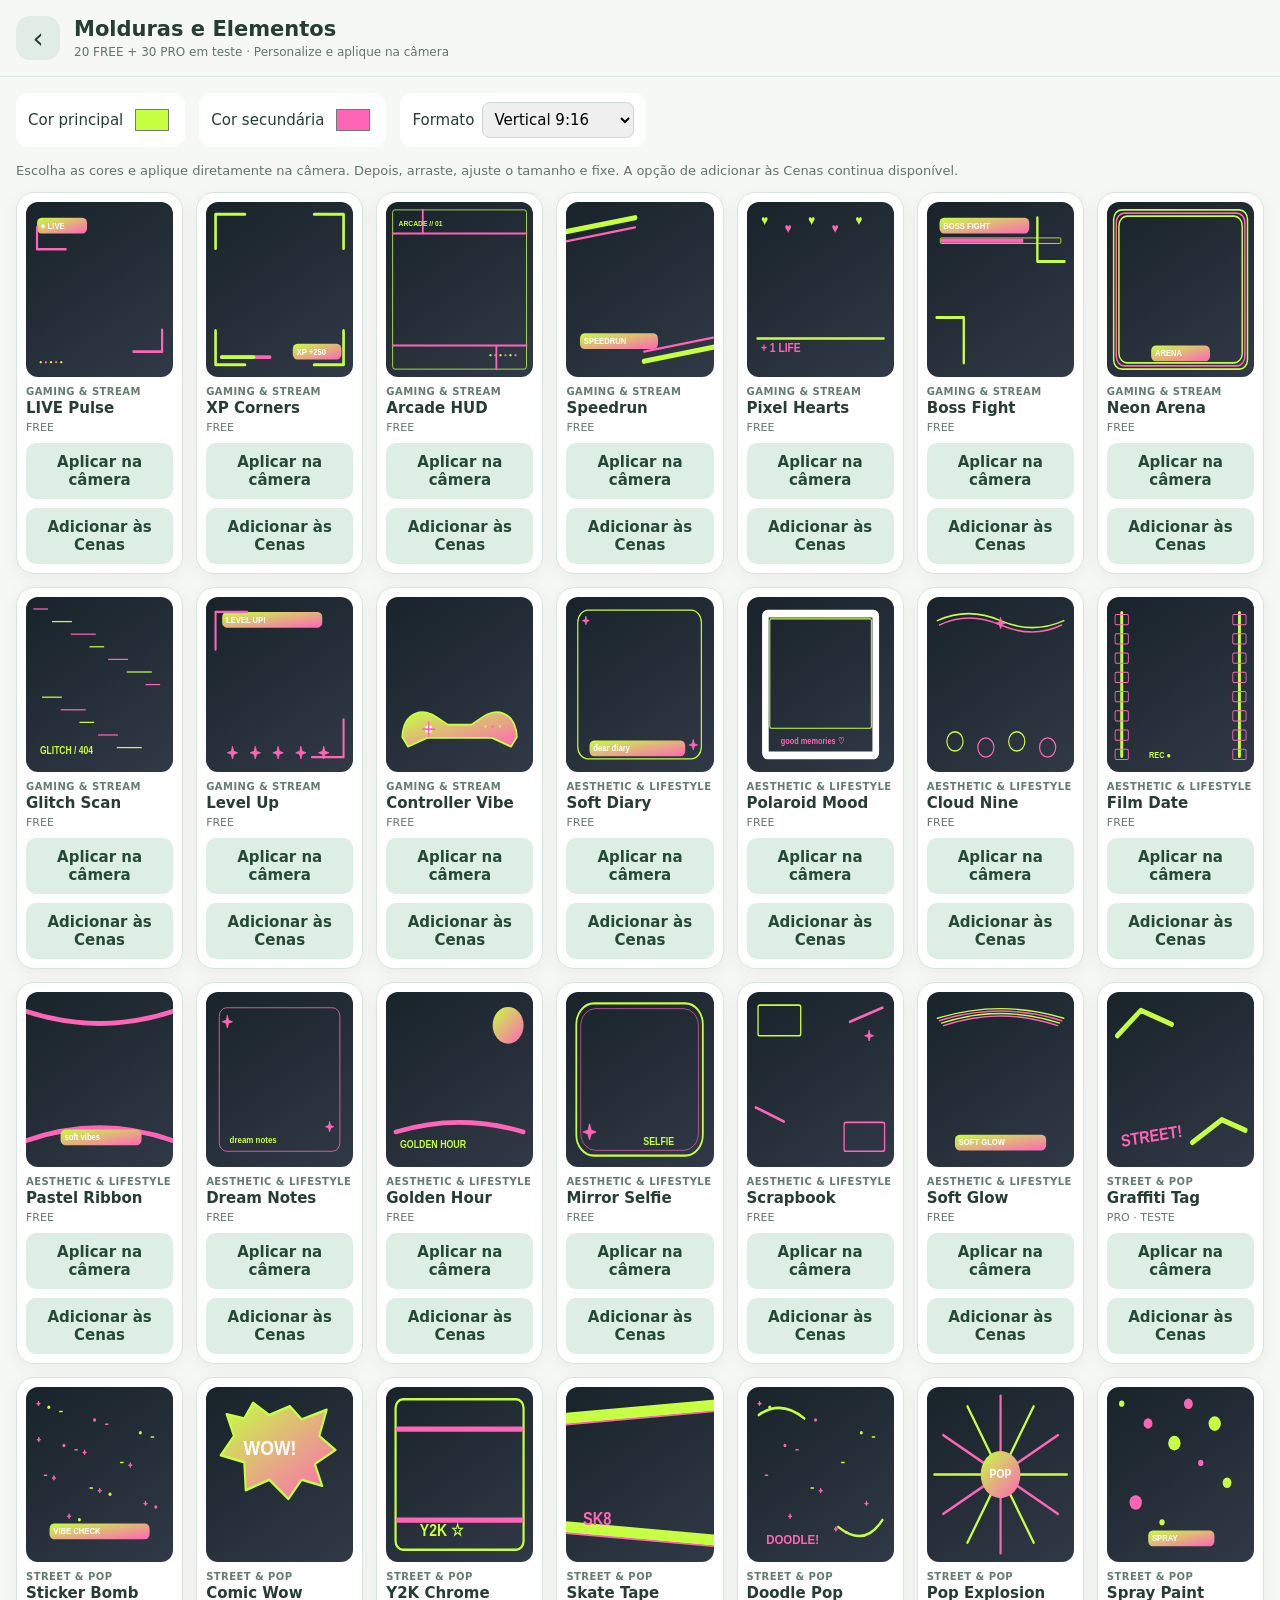
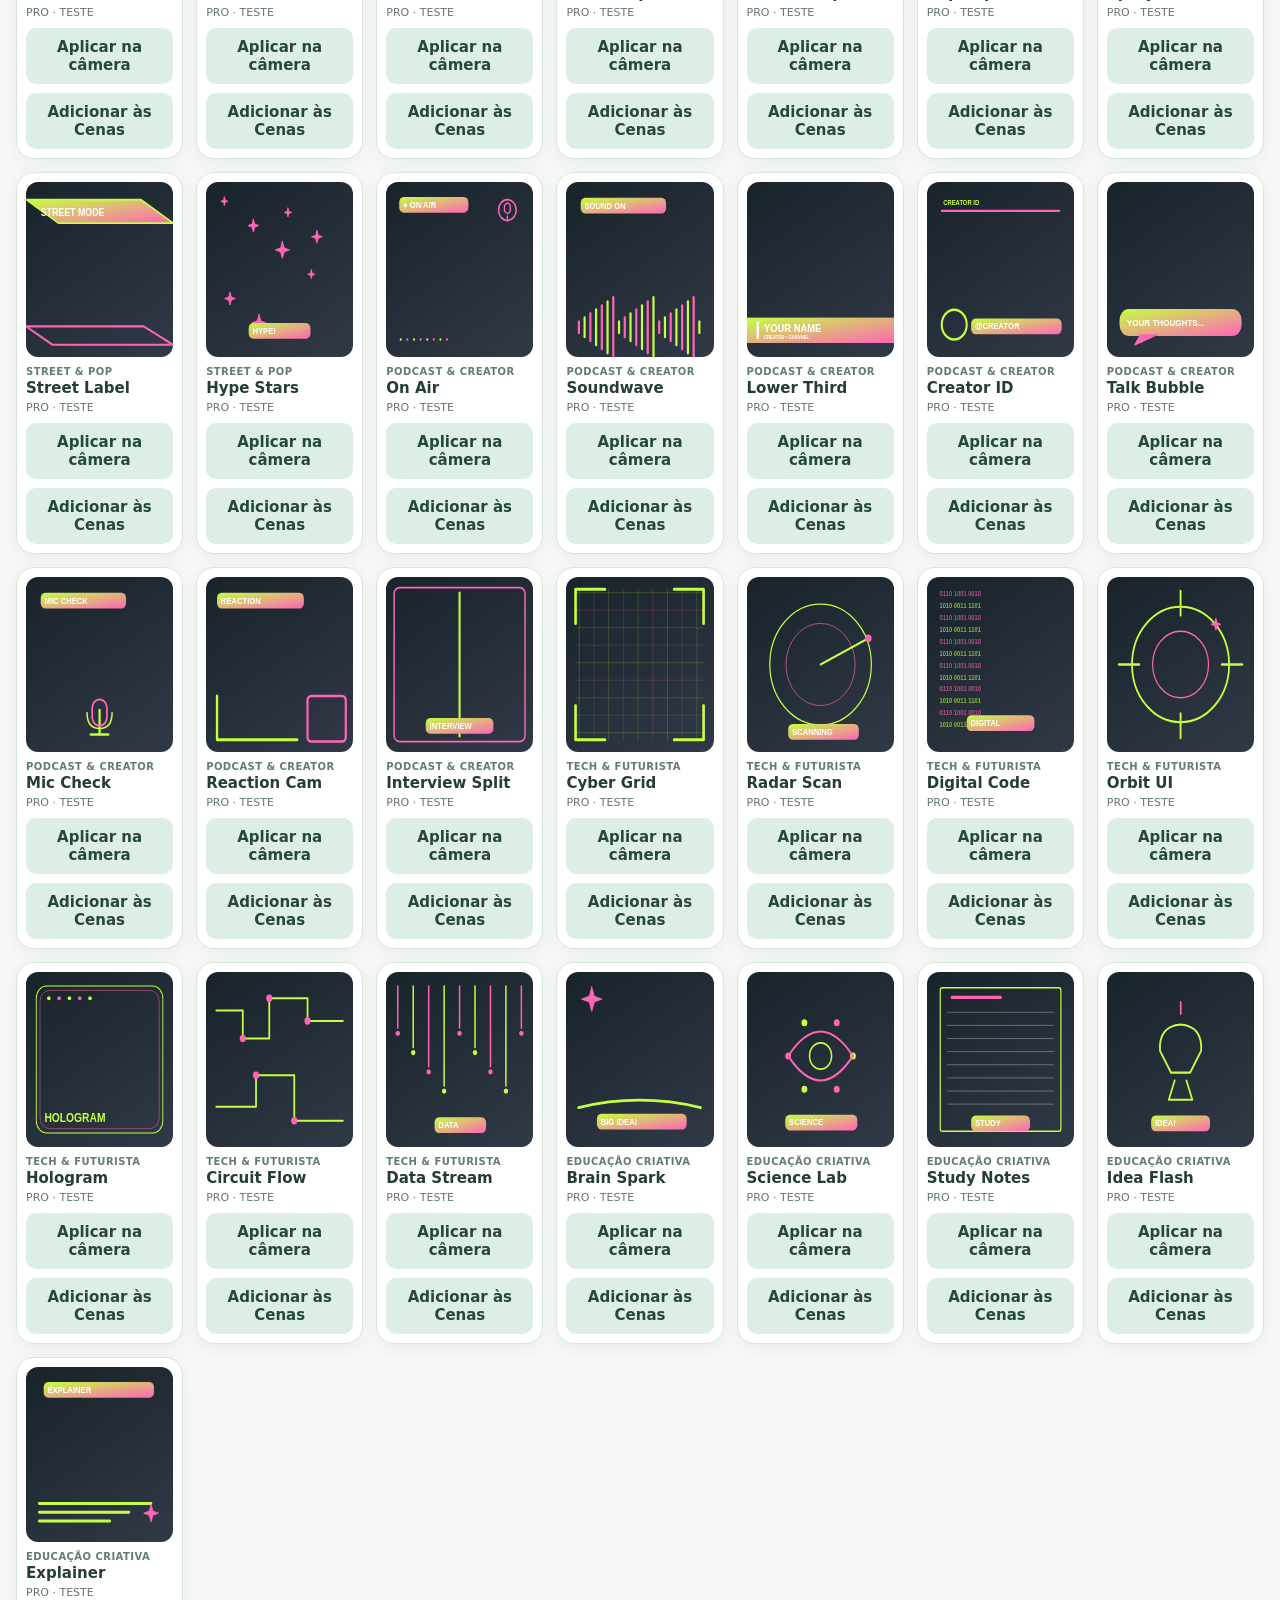
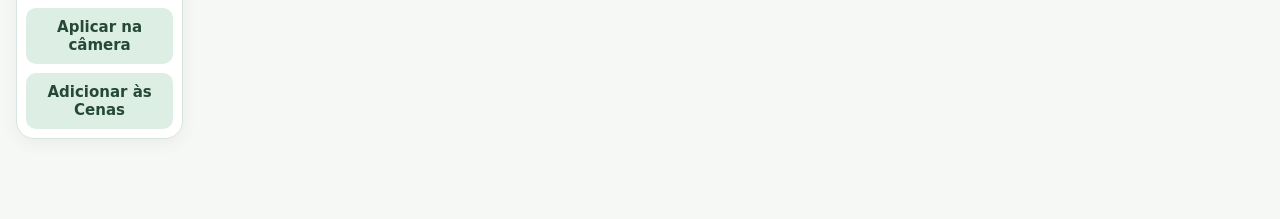
<file: frames.html>
<!doctype html><html lang="pt-BR"><head><meta charset="utf-8"><meta name="viewport" content="width=device-width,initial-scale=1,viewport-fit=cover"><title>Molduras e Elementos — Lousa Cam</title><link rel="stylesheet" href="frames.css"></head><body><header><button id="back" aria-label="Voltar">‹</button><div><h1>Molduras e Elementos</h1><p>20 FREE + 30 PRO em teste · Personalize e aplique na câmera</p></div></header><section class="controls"><label>Cor principal <input type="color" id="primary" value="#c6ff42"></label><label>Cor secundária <input type="color" id="secondary" value="#ff65b7"></label><label>Formato <select id="ratio"><option value="9:16">Vertical 9:16</option><option value="16:9">Horizontal 16:9</option></select></label></section><p class="note">Escolha as cores e aplique diretamente na câmera. Depois, arraste, ajuste o tamanho e fixe. A opção de adicionar às Cenas continua disponível.</p><main id="catalog"></main><p id="status" role="status"></p><script src="scenes-storage.js"></script><script src="frames.js"></script></body></html>
</file>
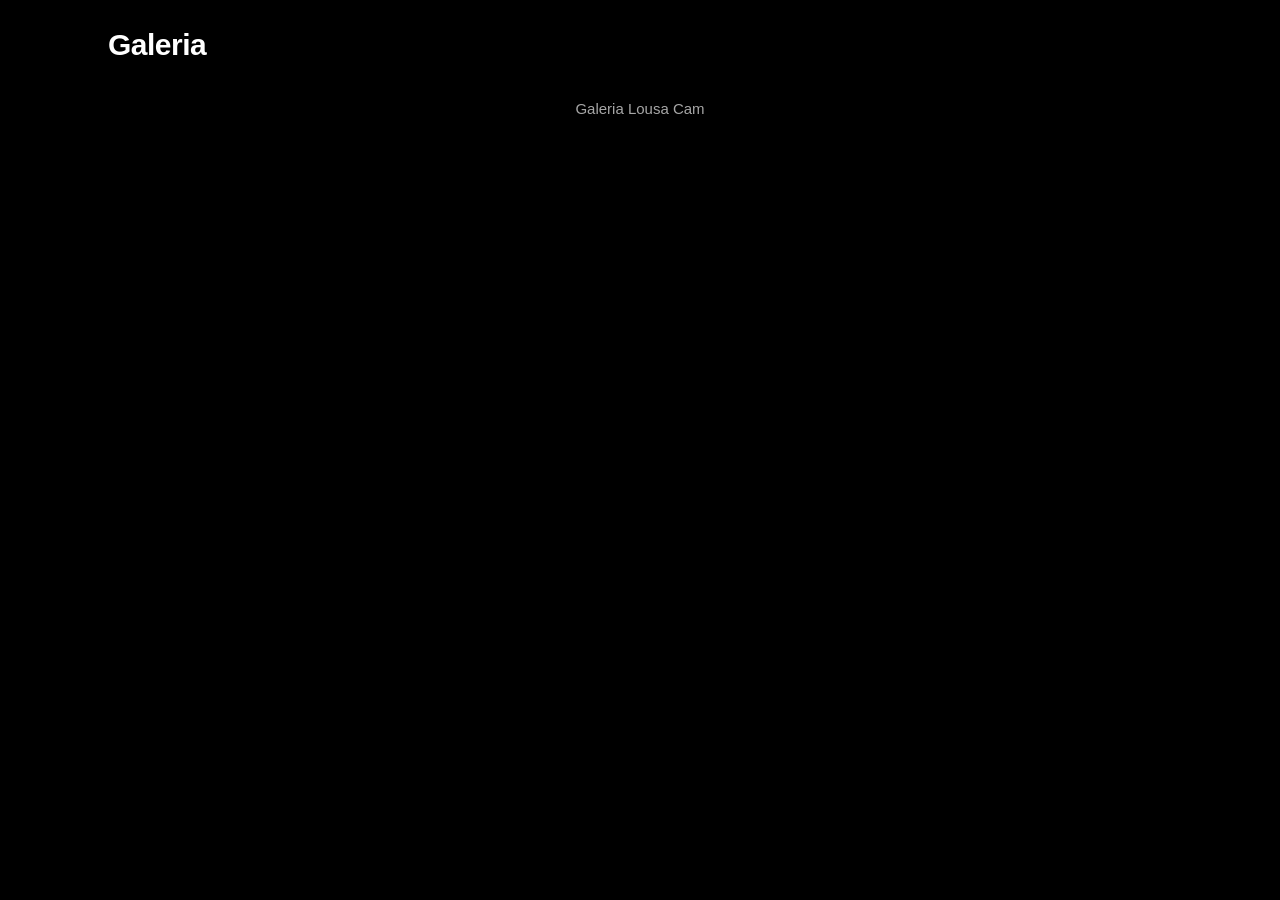
<file: gallery.html>
<!doctype html>

<html lang="pt-BR">

<head>

  <meta charset="utf-8">

  <meta
    name="viewport"
    content="width=device-width, initial-scale=1, maximum-scale=1, user-scalable=no, viewport-fit=cover"
  >

  <meta
    name="theme-color"
    content="#000000"
  >

  <meta
    name="apple-mobile-web-app-capable"
    content="yes"
  >

  <meta
    name="apple-mobile-web-app-status-bar-style"
    content="black-translucent"
  >

  <title>Galeria — Lousa Cam</title>
  <link
  rel="stylesheet"
  href="./gallery.css"
>
</head>


<body>

  <main id="galleryApp">

    <header>

      <h1>Galeria</h1>

    </header>


    <section id="galleryContent">

      <p>
        Galeria Lousa Cam
      </p>

    </section>

  </main>


 <script src="./video-storage.js"></script>
<script src="./gallery.js"></script>

</body>

</html>
</file>
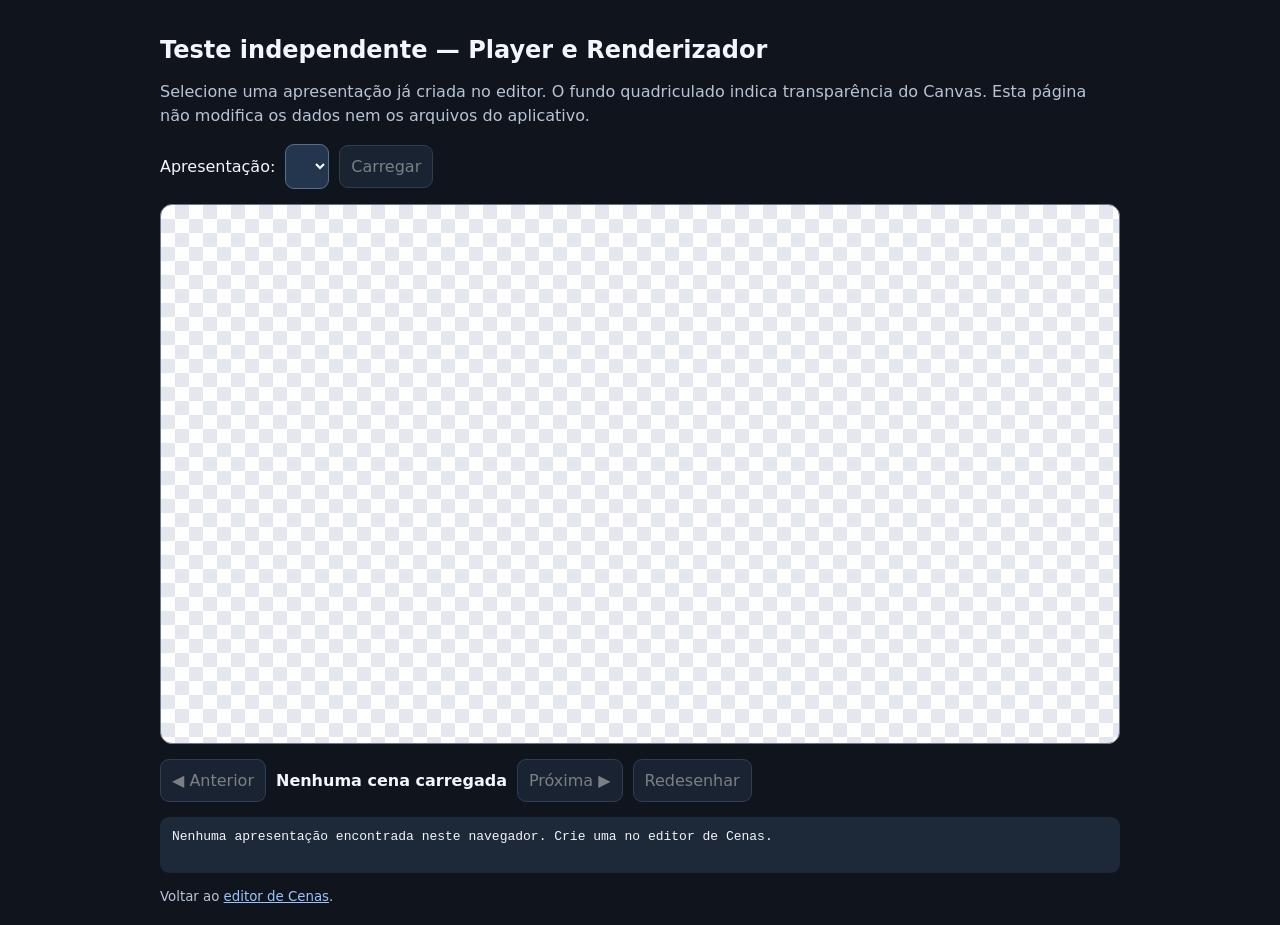
<file: scenes-test.html>
<!doctype html>
<html lang="pt-BR">
<head>
<meta charset="utf-8">
<meta name="viewport" content="width=device-width,initial-scale=1">
<title>Lousa Cam — Teste de Cenas</title>
<style>
:root{color-scheme:dark;font-family:system-ui,-apple-system,Segoe UI,sans-serif}
*{box-sizing:border-box}body{margin:0;background:#10151d;color:#f3f6fa;padding:20px}
main{max-width:960px;margin:auto}h1{font-size:1.5rem}p{color:#b8c4d4;line-height:1.5}
.controls{display:flex;flex-wrap:wrap;gap:10px;align-items:center;margin:15px 0}
button,select{background:#24364d;color:#fff;border:1px solid #54708c;border-radius:9px;padding:11px;font:inherit}
button{cursor:pointer}button:disabled{opacity:.45;cursor:default}
canvas{display:block;width:100%;height:auto;aspect-ratio:16/9;border:1px solid #6b788b;border-radius:12px;background-color:#fff;background-image:linear-gradient(45deg,#e4e7ed 25%,transparent 25%),linear-gradient(-45deg,#e4e7ed 25%,transparent 25%),linear-gradient(45deg,transparent 75%,#e4e7ed 75%),linear-gradient(-45deg,transparent 75%,#e4e7ed 75%);background-size:28px 28px;background-position:0 0,0 14px,14px -14px,-14px 0}
#status{white-space:pre-wrap;background:#1d2838;border-radius:9px;padding:12px;min-height:56px}
small{color:#b8c4d4}a{color:#99c5ff}
</style>
</head>
<body>
<main>
<h1>Teste independente — Player e Renderizador</h1>
<p>Selecione uma apresentação já criada no editor. O fundo quadriculado indica transparência do Canvas. Esta página não modifica os dados nem os arquivos do aplicativo.</p>
<div class="controls">
<label for="presentation">Apresentação:</label>
<select id="presentation"><option value="">Carregando...</option></select>
<button id="load" type="button">Carregar</button>
</div>
<canvas id="canvas" width="1280" height="720" aria-label="Prévia renderizada da cena"></canvas>
<div class="controls">
<button id="prev" type="button">◀ Anterior</button>
<strong id="counter">Nenhuma cena carregada</strong>
<button id="next" type="button">Próxima ▶</button>
<button id="reload" type="button">Redesenhar</button>
</div>
<pre id="status" role="status">Iniciando diagnóstico...</pre>
<small>Voltar ao <a href="./scenes.html">editor de Cenas</a>.</small>
</main>
<script src="./scenes-storage.js"></script>
<script src="./scenes-renderer.js"></script>
<script src="./scenes-player.js"></script>
<script>
(()=>{'use strict';
const $=id=>document.getElementById(id);
const status=(message)=>{$('status').textContent=message;};
const player=window.ScenesPlayer;
const storage=window.ScenesStorage;
const renderer=window.ScenesRenderer;
function update(){const s=player.getState();$('counter').textContent=s.active?`${s.sceneNumber} / ${s.sceneCount} — ${s.sceneTitle}`:'Nenhuma cena carregada';$('prev').disabled=!s.hasPrevious;$('next').disabled=!s.hasNext;$('reload').disabled=!s.active;}
async function load(){const id=$('presentation').value;if(!id){status('Selecione uma apresentação.');return;}try{status('Carregando apresentação e imagens...');await player.loadPresentation(id);update();const scene=player.getCurrentScene();const images=(scene?.elements||[]).filter(e=>e.type==='image').length;const loaded=(scene?.elements||[]).filter(e=>e.type==='image'&&renderer.getLoadedImage?.(e.blob)).length;status(`Apresentação carregada.\nCena: ${player.getState().sceneTitle}\nImagens na cena: ${images}; imagens prontas: ${loaded}.\nConfira visualmente texto, imagem, forma, posição e transparência.`);}catch(e){status('ERRO: '+e.message);console.error(e);}}
async function init(){if(!player||!storage||!renderer){status('ERRO: Um ou mais scripts não foram carregados.');return;}player.setCanvas($('canvas'));player.on('scenechange',()=>{update();const s=player.getState();status(`Cena ${s.sceneNumber}/${s.sceneCount}: ${s.sceneTitle}. Confira a renderização.`);});player.on('error',e=>status('ERRO: '+e.message));$('prev').onclick=()=>player.previousScene();$('next').onclick=()=>player.nextScene();$('reload').onclick=()=>{player.render();status('Canvas redesenhado.');};$('load').onclick=load;try{const list=await storage.getPresentations();$('presentation').replaceChildren();for(const item of list){const opt=document.createElement('option');opt.value=item.id;opt.textContent=`${item.title} (${item.scenes.length} cena(s))`;$('presentation').append(opt);}status(list.length?`${list.length} apresentação(ões) encontrada(s). Selecione uma e clique em Carregar.`:'Nenhuma apresentação encontrada neste navegador. Crie uma no editor de Cenas.');if(!list.length){$('load').disabled=true;}}catch(e){status('ERRO ao listar apresentações: '+e.message);console.error(e);}update();}
if(document.readyState==='loading')document.addEventListener('DOMContentLoaded',init);else init();
})();
</script>
</body>
</html>
</file>
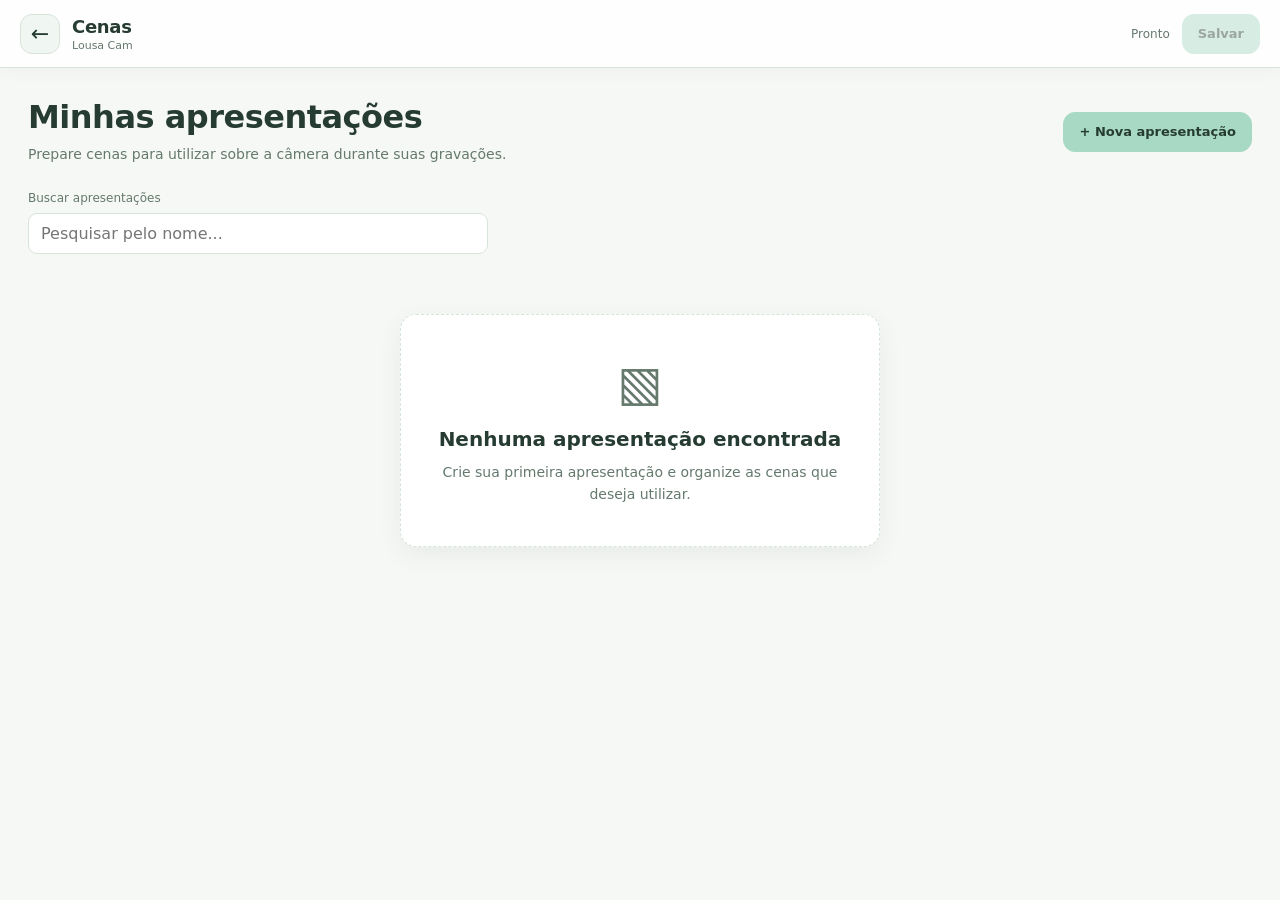
<file: scenes.html>
<!DOCTYPE html>


<html lang="pt-BR">
<head>
  <meta charset="UTF-8">

  <meta
    name="viewport"
    content="width=device-width, initial-scale=1, viewport-fit=cover"
  >

  <meta name="theme-color" content="#F6F8F5">

  <title>Cenas — Lousa Cam </title>

  <script>
  (function(){
    try {
      var value=localStorage.getItem('lousaCam.menuTheme')||'system';
      var dark=value==='dark'||(value==='system'&&matchMedia('(prefers-color-scheme: dark)').matches);
      document.documentElement.dataset.lcTheme=dark?'dark':'light';
    } catch(_) {
      document.documentElement.dataset.lcTheme=matchMedia('(prefers-color-scheme: dark)').matches?'dark':'light';
    }
  })();
  </script>
  <link rel="stylesheet" href="scenes.css?v=20261013-tema03">
  <link rel="stylesheet" href="scenes-pro.css?v=20261012-01">
  <link rel="stylesheet" href="scenes-pro-layout.css?v=20261013-02">
  <link rel="stylesheet" href="scenes-integrated-toolbar.css?v=20261013-01">
  

  <style>
    /* Estilo mínimo de segurança.
       O visual completo ficará em scenes.css. */
    html, body {
      margin: 0;
      min-height: 100%;
      background: #F6F8F5;
      color: #263C32;
      font-family: system-ui, -apple-system, sans-serif;
    }

    [hidden] {
      display: none !important;
    }
  </style>
</head>

<body>

  <div id="scenesApp" class="scenes-app">

    <!-- ================================================
         CABEÇALHO
         ================================================ -->

    <header class="scenes-header">

      <div class="scenes-header-left">

        <a
          href="./index.html?camera=1"
          class="scenes-icon-button"
          id="scenesBackButton"
          aria-label="Voltar ao Lousa Cam"
          title="Voltar ao Lousa Cam"
        >
          <span aria-hidden="true">←</span>
        </a>

        <div class="scenes-brand">
          <strong>Cenas</strong>
          <small>Lousa Cam</small>
        </div>

      </div>

      <div class="scenes-header-right">

        <span
          id="scenesSaveStatus"
          class="scenes-save-status"
          role="status"
          aria-live="polite"
        >
          Pronto
        </span>

        <button
          type="button"
          id="scenesSaveButton"
          class="scenes-button scenes-button-primary"
        >
          Salvar
        </button>

      </div>

    </header>

    <!-- ================================================
         TELA INICIAL — BIBLIOTECA
         ================================================ -->

    <main
      id="scenesLibraryView"
      class="scenes-library-view"
    >

      <div class="scenes-library-heading">

        <div>
          <h1>Minhas apresentações</h1>
          <p>
            Prepare cenas para utilizar sobre a câmera
            durante suas gravações.
          </p>
        </div>

        <button
          type="button"
          id="scenesNewPresentationButton"
          class="scenes-button scenes-button-primary"
        >
          + Nova apresentação
        </button>

      </div>

      <div class="scenes-library-toolbar">

        <label for="scenesSearchInput">
          Buscar apresentações
        </label>

        <input
          type="search"
          id="scenesSearchInput"
          placeholder="Pesquisar pelo nome..."
          autocomplete="off"
        >

      </div>

      <div
        id="scenesLibraryEmpty"
        class="scenes-empty-state"
        hidden
      >

        <div class="scenes-empty-icon" aria-hidden="true">
          ▧
        </div>

        <h2>Nenhuma apresentação encontrada</h2>

        <p>
          Crie sua primeira apresentação e organize
          as cenas que deseja utilizar.
        </p>

      </div>

      <div
        id="scenesPresentationGrid"
        class="scenes-presentation-grid"
        aria-live="polite"
      ></div>

    </main>

    <!-- ================================================
         EDITOR
         ================================================ -->

    <main
      id="scenesEditorView"
      class="scenes-editor-view"
      hidden
    >

      <!-- BARRA DO EDITOR -->

      <div class="scenes-editor-topbar">

        <div class="scenes-editor-title-group">

          <button
            type="button"
            id="scenesLibraryButton"
            class="scenes-icon-button"
            title="Voltar às apresentações"
            aria-label="Voltar às apresentações"
          >
            ←
          </button>

          <label
            class="scenes-field"
            for="scenesPresentationTitle"
          >
            <span>Apresentação</span>

            <input
              type="text"
              id="scenesPresentationTitle"
              placeholder="Nome da apresentação"
              maxlength="120"
            >
          </label>

        </div>

        <div class="scenes-editor-actions">

          <button
            type="button"
            id="scenesPreviewButton"
            class="scenes-button"
          >
            Visualizar
          </button>

          <button
            type="button"
            id="scenesAddSceneButton"
            class="scenes-button scenes-button-primary"
          >
            + Cena
          </button>

        </div>

      </div>

      <!-- ÁREA PRINCIPAL -->

      <div class="scenes-workspace">

        <!-- LISTA DE CENAS -->

        <aside
          class="scenes-sidebar"
          aria-label="Lista de cenas"
        >

          <div class="scenes-panel-heading">
            <h2>Cenas</h2>

            <span id="scenesCount">
              0
            </span>
          </div>

          <div
            id="scenesSlideList"
            class="scenes-slide-list"
          ></div>

        </aside>

        <!-- ÁREA CENTRAL -->

        <section
          class="scenes-stage-section"
          aria-label="Editor visual"
        >

          <div
            class="scenes-tools"
            role="toolbar"
            aria-label="Ferramentas da cena"
          >

            <button
              type="button"
              id="scenesSelectTool"
              class="scenes-tool-button active"
              data-tool="select"
              title="Selecionar e mover"
              aria-label="Selecionar e mover"
              aria-pressed="true"
            >
              ↖
            </button>

            <button
              type="button"
              id="scenesTextTool"
              class="scenes-tool-button"
              data-tool="text"
              title="Adicionar texto"
            >
              Texto
            </button>

            <button
              type="button"
              id="scenesImageTool"
              class="scenes-tool-button"
              data-tool="image"
              title="Adicionar imagem"
            >
              Imagem
            </button>

            <button
              type="button"
              id="scenesShapeTool"
              class="scenes-tool-button"
              data-tool="shape"
              title="Adicionar forma"
            >
              Formas
            </button>

            <span class="scenes-tool-separator"></span>

            <button
              type="button"
              id="scenesDuplicateElementButton"
              class="scenes-tool-button"
              title="Duplicar elemento selecionado"
            >
              Duplicar
            </button>

            <button
              type="button"
              id="scenesDeleteElementButton"
              class="scenes-tool-button"
              title="Excluir elemento selecionado"
            >
              Excluir
            </button>

          </div>

          <!-- CENAS PRO — TIPOGRAFIA INDEPENDENTE -->
          <section class="scenes-pro-toolbar" id="scenesProToolbar" aria-label="Edição profissional de texto">
            <div class="scenes-pro-head"><strong>Texto</strong><span id="scenesProHint">Selecione um texto para formatar</span></div>
            <div class="scenes-pro-controls">
              <label>Fonte<select id="spFont"><option value="Arial, sans-serif">Arial</option><option value="Georgia, serif">Georgia</option><option value="Verdana, sans-serif">Verdana</option><option value="Tahoma, sans-serif">Tahoma</option><option value="Trebuchet MS, sans-serif">Trebuchet</option><option value="Times New Roman, serif">Times New Roman</option><option value="Courier New, monospace">Courier New</option><option value="Handlee, cursive">Handlee</option><option value="Patrick Hand, cursive">Patrick Hand</option><option value="Schoolbell, cursive">Schoolbell</option></select></label>
              <label>Tamanho<input id="spSize" type="number" min="8" max="300" value="48"></label>
              <label>Cor<input id="spColor" type="color" value="#ffffff"></label>
              <div class="scenes-pro-buttons" aria-label="Estilo"><button id="spBold" type="button" title="Negrito"><b>B</b></button><button id="spItalic" type="button" title="Itálico"><i>I</i></button><button id="spUnderline" type="button" title="Sublinhado"><u>U</u></button></div>
              <label>Alinhamento<select id="spAlign"><option value="left">Esquerda</option><option value="center">Centro</option><option value="right">Direita</option></select></label>
              <label>Entrelinhas<input id="spLine" type="number" min="0.7" max="3" step="0.05" value="1.15"></label>
              <label>Espaçamento<input id="spSpacing" type="number" min="-5" max="30" step="0.5" value="0"></label>
              <label>Caixa<select id="spCase"><option value="none">Normal</option><option value="uppercase">MAIÚSCULAS</option><option value="lowercase">minúsculas</option><option value="capitalize">Iniciais</option></select></label>
              <label>Margem interna<input id="spPadding" type="number" min="0" max="100" value="0"></label>
            </div>
          </section>

          <!-- SUPERFÍCIE DE EDIÇÃO -->

          <div class="scenes-stage-outer">

            <div
              id="scenesStage"
              class="scenes-stage"
              tabindex="0"
              aria-label="Área de edição da cena"
            >

              <div
                id="scenesStageBackground"
                class="scenes-stage-background"
              ></div>

              <div
                id="scenesStageElements"
                class="scenes-stage-elements"
              ></div>

              <div
                id="scenesStageEmpty"
                class="scenes-stage-empty"
              >
                Selecione uma cena para começar.
              </div>

            </div>

          </div>

          <div class="scenes-stage-footer">

            <span id="scenesCurrentSceneLabel">
              Nenhuma cena selecionada
            </span>

            <div class="scenes-zoom-controls">

              <button
                type="button"
                id="scenesZoomOutButton"
                aria-label="Diminuir zoom"
              >
                −
              </button>

              <span id="scenesZoomLabel">
                100%
              </span>

              <button
                type="button"
                id="scenesZoomInButton"
                aria-label="Aumentar zoom"
              >
                +
              </button>

            </div>

          </div>

        </section>

        <!-- PROPRIEDADES -->

        <aside
          class="scenes-properties"
          aria-label="Propriedades da cena"
        >

          <div class="scenes-panel-heading">
            <h2>Propriedades</h2>
          </div>

          <div id="scenesSceneProperties">

            <label class="scenes-field">
              <span>Nome da cena</span>

              <input
                type="text"
                id="scenesSceneTitle"
                maxlength="100"
                placeholder="Cena 1"
              >
            </label>

            <label class="scenes-field">
              <span>Fundo</span>

              <select id="scenesBackgroundType">
                <option value="transparent">
                  Transparente
                </option>

                <option value="solid">
                  Cor sólida
                </option>
              </select>
            </label>

            <label class="scenes-field">
              <span>Cor do fundo</span>

              <input
                type="color"
                id="scenesBackgroundColor"
                value="#ffffff"
              >
            </label>

            <button
              type="button"
              id="scenesDuplicateSceneButton"
              class="scenes-button"
            >
              Duplicar cena
            </button>

            <button
              type="button"
              id="scenesDeleteSceneButton"
              class="scenes-button scenes-button-danger"
            >
              Excluir cena
            </button>

          </div>

          <div
            id="scenesElementProperties"
            class="scenes-element-properties"
            hidden
          >

            <h3>Elemento selecionado</h3>

            <label class="scenes-field">
              <span>Texto</span>

              <textarea
                id="scenesElementText"
                rows="3"
              ></textarea>
            </label>

            <label class="scenes-field">
              <span>Cor</span>

              <input
                type="color"
                id="scenesElementColor"
                value="#ffffff"
              >
            </label>

            <label class="scenes-field">
              <span>Tamanho da fonte</span>

              <input
                type="number"
                id="scenesElementFontSize"
                min="8"
                max="300"
                value="48"
              >
            </label>

            <label class="scenes-field">
              <span>Opacidade (%)</span>

              <input
                type="range"
                id="scenesElementOpacity"
                min="0"
                max="100"
                value="100"
              >
            </label>

            <label class="scenes-field">
              <span>Rotação (graus)</span>

              <input
                type="number"
                id="scenesElementRotation"
                min="-360"
                max="360"
                value="0"
              >
            </label>

          </div>

        </aside>

      </div>

    </main>

    <!-- ================================================
         VISUALIZAÇÃO
         ================================================ -->

    <div
      id="scenesPreviewOverlay"
      class="scenes-preview-overlay"
      role="dialog"
      aria-modal="true"
      aria-label="Visualização da apresentação"
      hidden
    >

      <div class="scenes-preview-header">

        <span id="scenesPreviewTitle">
          Visualização
        </span>

        <button
          type="button"
          id="scenesClosePreviewButton"
          class="scenes-icon-button"
          aria-label="Fechar visualização"
        >
          ✕
        </button>

      </div>

      <div
        id="scenesPreviewStage"
        class="scenes-preview-stage"
      ></div>

      <div class="scenes-preview-controls">

        <button
          type="button"
          id="scenesPreviousPreviewButton"
          class="scenes-button"
        >
          ← Anterior
        </button>

        <span id="scenesPreviewCounter">
          1 / 1
        </span>

        <button
          type="button"
          id="scenesNextPreviewButton"
          class="scenes-button"
        >
          Próxima →
        </button>

      </div>

    </div>

    <!-- ================================================
         ENTRADA DE IMAGENS
         ================================================ -->

    <input
      type="file"
      id="scenesImageInput"
      accept="image/png,image/jpeg,image/webp,image/gif"
      hidden
    >

    <!-- ================================================
         DIÁLOGO DE CONFIRMAÇÃO
         ================================================ -->

    <div
      id="scenesConfirmOverlay"
      class="scenes-confirm-overlay"
      role="dialog"
      aria-modal="true"
      aria-labelledby="scenesConfirmTitle"
      hidden
    >

      <div class="scenes-confirm-dialog">

        <h2 id="scenesConfirmTitle">
          Confirmar ação
        </h2>

        <p id="scenesConfirmMessage">
          Deseja continuar?
        </p>

        <div class="scenes-confirm-actions">

          <button
            type="button"
            id="scenesConfirmCancel"
            class="scenes-button"
          >
            Cancelar
          </button>

          <button
            type="button"
            id="scenesConfirmAccept"
            class="scenes-button scenes-button-danger"
          >
            Confirmar
          </button>

        </div>

      </div>

    </div>

    <!-- ================================================
         NOTIFICAÇÕES
         ================================================ -->

    <div
      id="scenesToast"
      class="scenes-toast"
      role="status"
      aria-live="polite"
    ></div>

  </div>

  <script>
  /* Tema compartilhado; leitura defensiva caso armazenamento esteja indisponível. */
  (function(){
    var key='lousaCam.menuTheme';
    var query=window.matchMedia('(prefers-color-scheme: dark)');
    function update(){
      var selected='system';
      try{selected=localStorage.getItem(key)||'system';}catch(_){}
      if(!['light','dark','system'].includes(selected))selected='system';
      document.documentElement.dataset.lcTheme=(selected==='dark'||(selected==='system'&&query.matches))?'dark':'light';
    }
    update();
    window.addEventListener('pageshow',update);
    window.addEventListener('storage',update);
    if(query.addEventListener)query.addEventListener('change',update);
    else if(query.addListener)query.addListener(update);
  })();
  </script>
  <!-- ================================================
       MÓDULOS INDEPENDENTES
       ================================================ -->

  

<script src="scenes-storage.js"></script>
<script src="scenes.js?v=20261011-09"></script>
<script src="scenes-pro.js?v=20261012-01"></script>
<script src="scenes-pro-layout.js?v=20261013-02"></script>
<script src="scenes-editor-ui.js"></script>
<script src="scenes-integrated-toolbar.js?v=20261013-01"></script>

<!-- ==================================================
     LOUSA CAM 2.0
     CABEÇALHO COMPACTO PARA CELULAR

     Move os botões originais, sem duplicá-los.
     Preserva os eventos de Visualizar e Nova Cena.
     No desktop, mantém a posição original.
     ================================================== -->

<script>
(function () {
  "use strict";

  const previewButton =
    document.getElementById("scenesPreviewButton");

  const addSceneButton =
    document.getElementById("scenesAddSceneButton");

  const headerRight =
    document.querySelector(".scenes-header-right");

  const originalActions =
    document.querySelector(".scenes-editor-actions");

  if (
    !previewButton ||
    !addSceneButton ||
    !headerRight ||
    !originalActions
  ) {
    return;
  }

  const mobileQuery =
    window.matchMedia("(max-width: 760px)");

  function updateCompactHeader() {

    if (mobileQuery.matches) {

      // Mantém a ordem:
      // Visualizar | Nova cena | Salvar

      const saveButton =
        document.getElementById("scenesSaveButton");

      if (saveButton) {

        headerRight.insertBefore(
          previewButton,
          saveButton
        );

        headerRight.insertBefore(
          addSceneButton,
          saveButton
        );

      }

      previewButton.textContent = "◉";
      previewButton.title = "Visualizar apresentação";
      previewButton.setAttribute(
        "aria-label",
        "Visualizar apresentação"
      );

      addSceneButton.textContent = "+";
      addSceneButton.title = "Adicionar nova cena";
      addSceneButton.setAttribute(
        "aria-label",
        "Adicionar nova cena"
      );

    } else {

      // Restaura o layout original no notebook.

      originalActions.appendChild(
        previewButton
      );

      originalActions.appendChild(
        addSceneButton
      );

      previewButton.textContent = "Visualizar";
      addSceneButton.textContent = "+ Cena";

    }

  }

  updateCompactHeader();

  if (mobileQuery.addEventListener) {

    mobileQuery.addEventListener(
      "change",
      updateCompactHeader
    );

  } else {

    mobileQuery.addListener(
      updateCompactHeader
    );

  }

})();
</script>

</body>
</html>
</file>
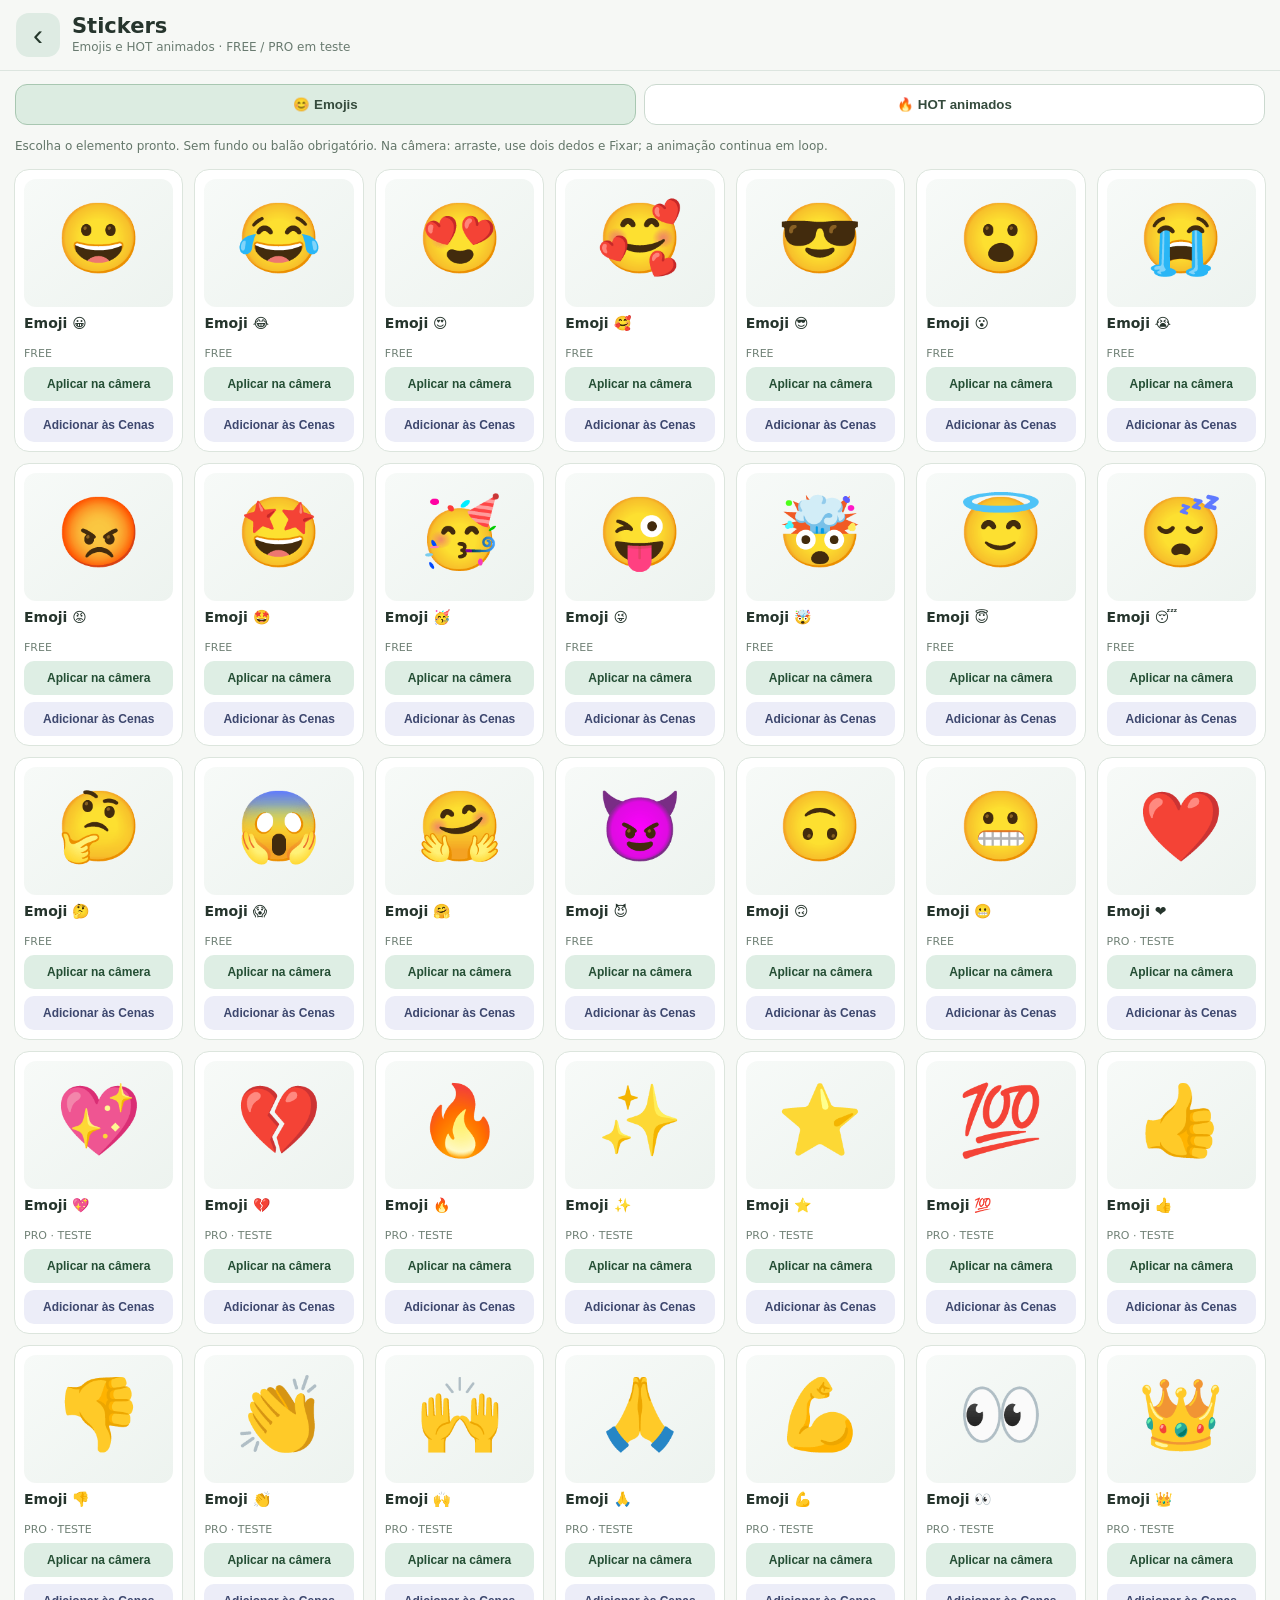
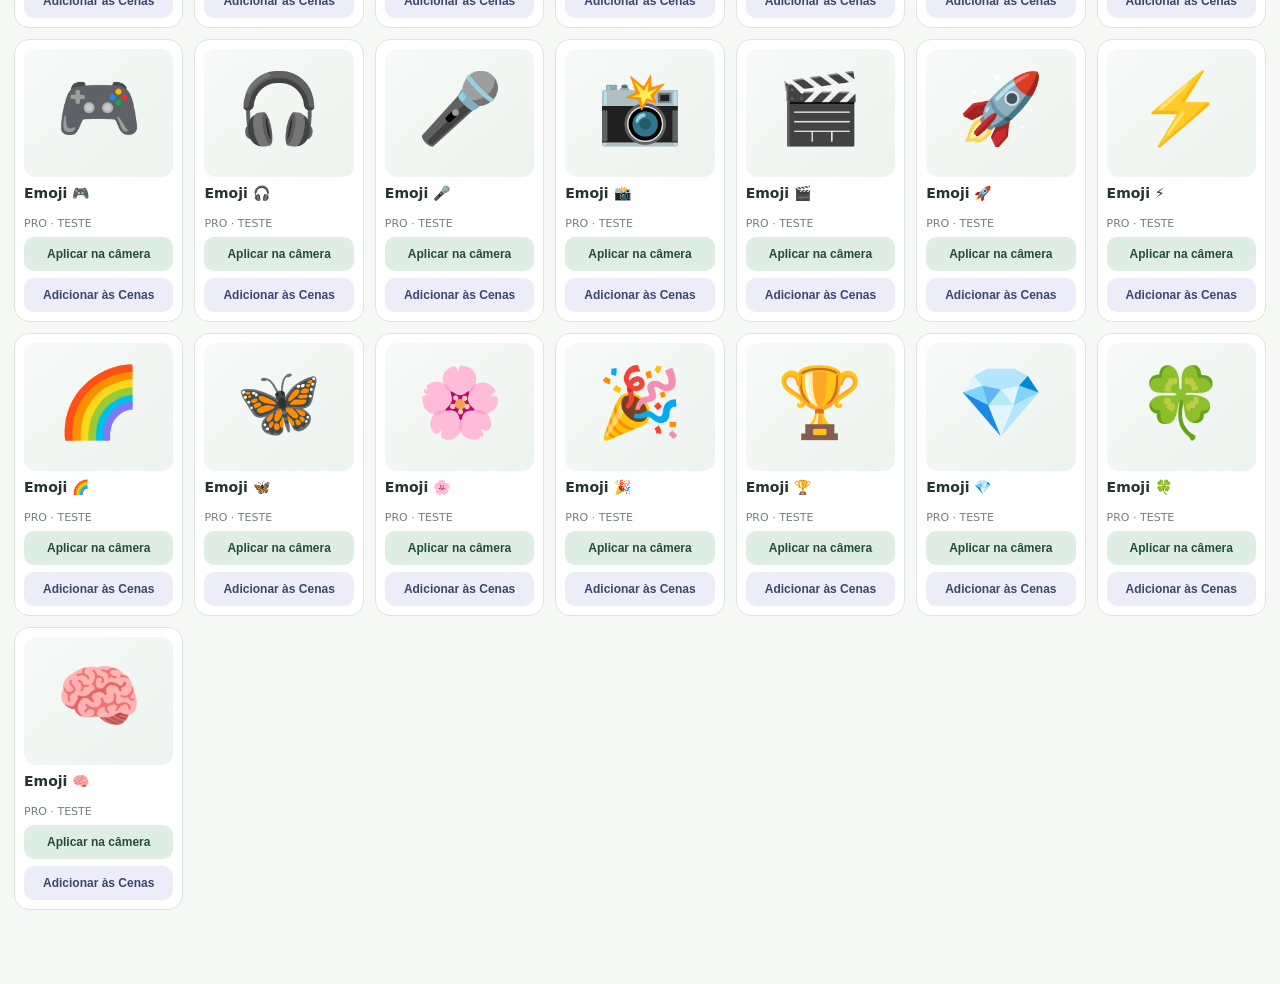
<file: stickers.html>
<!doctype html><html lang="pt-BR"><head><meta charset="utf-8"><meta name="viewport" content="width=device-width,initial-scale=1,viewport-fit=cover"><title>Stickers — Lousa Cam</title><link rel="stylesheet" href="stickers.css"></head><body><header><button id="back" type="button" aria-label="Voltar ao Estúdio Criativo">‹</button><div><h1>Stickers</h1><p>Emojis e HOT animados · FREE / PRO em teste</p></div></header><nav aria-label="Tipos de sticker"><button id="tabEmoji" class="active" type="button">😊 Emojis</button><button id="tabHot" type="button">🔥 HOT animados</button></nav><p class="help">Escolha o elemento pronto. Sem fundo ou balão obrigatório. Na câmera: arraste, use dois dedos e Fixar; a animação continua em loop.</p><main id="catalog"></main><p id="status" role="status" aria-live="polite"></p><script src="scenes-storage.js"></script><script src="stickers.js"></script></body></html>
</file>
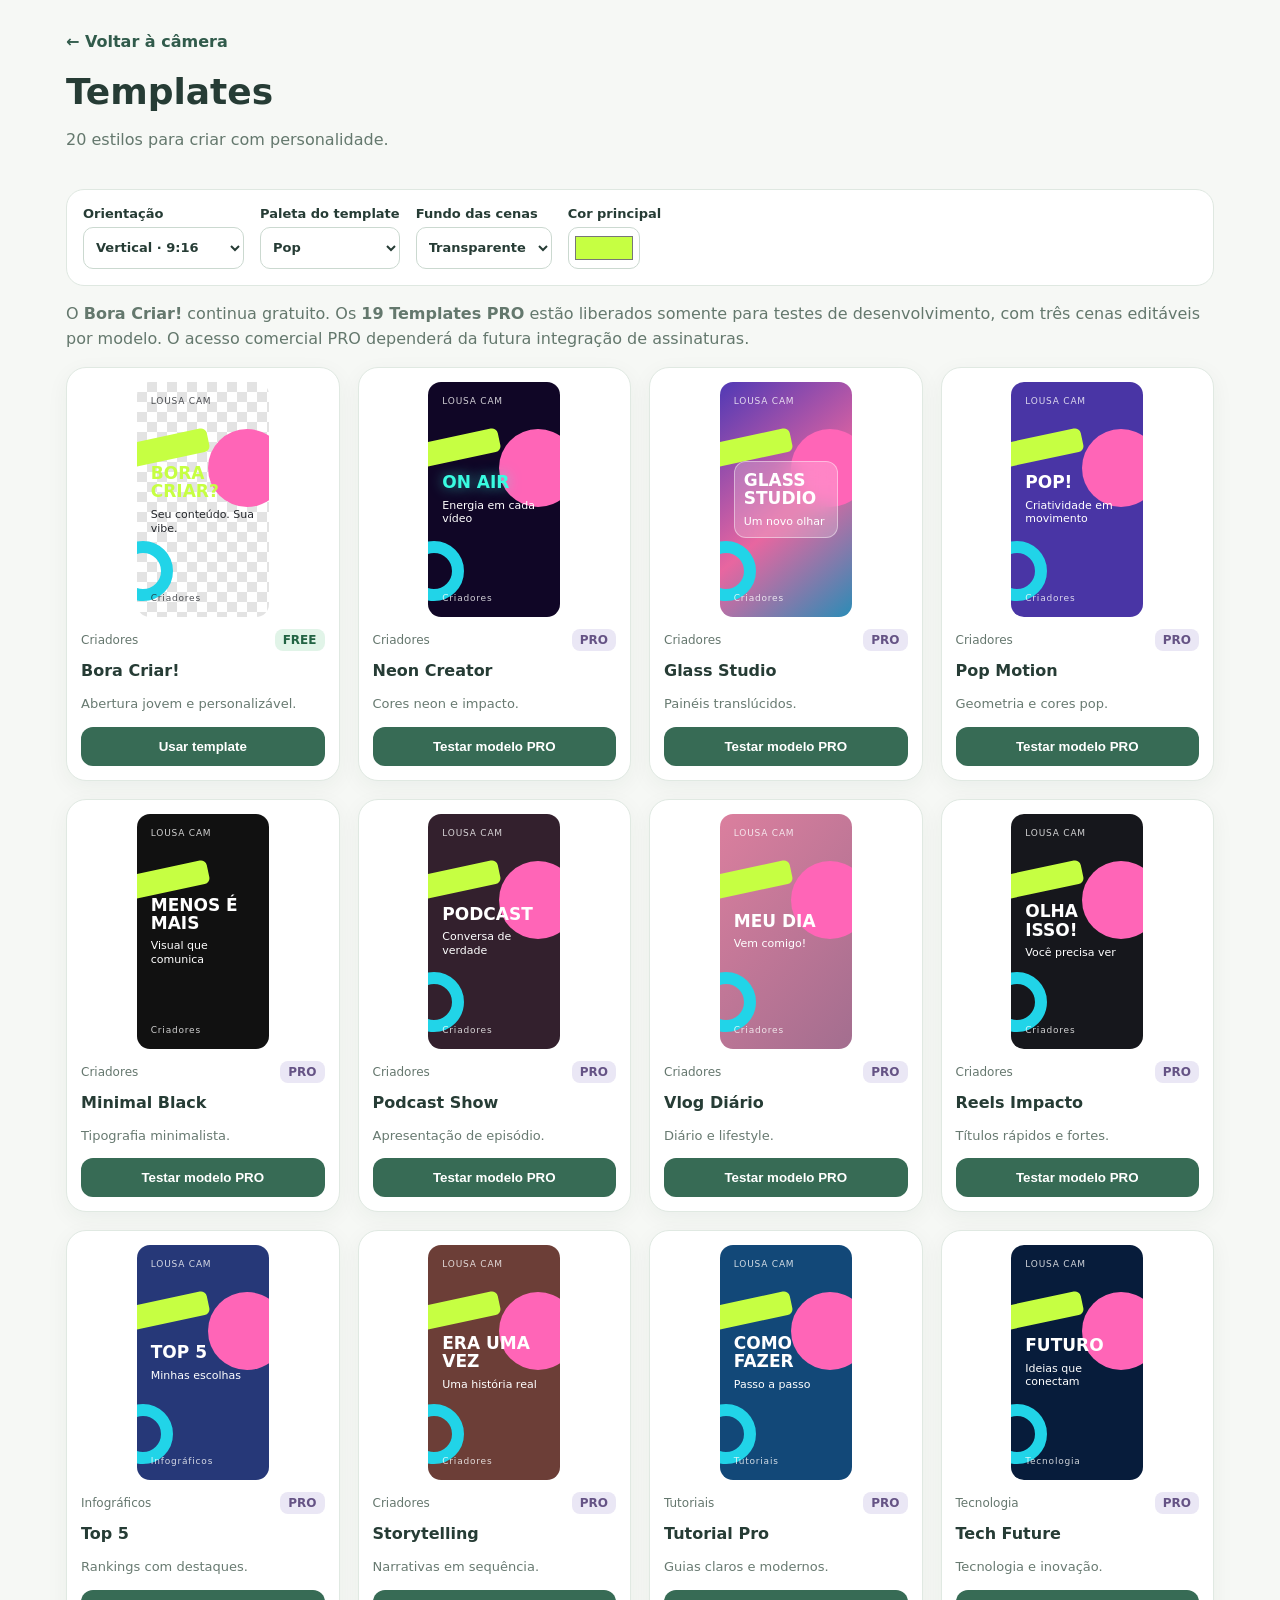
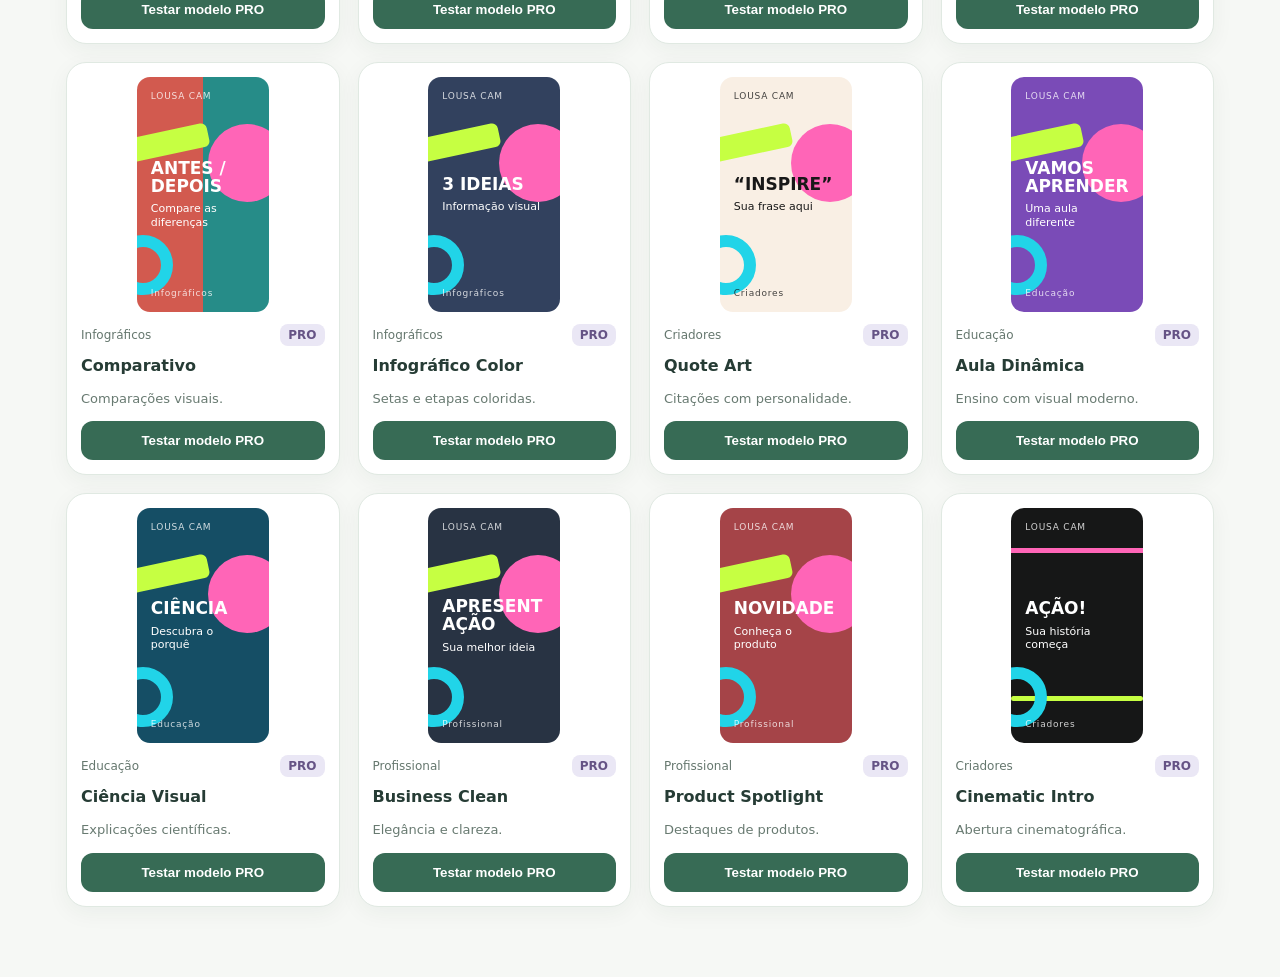
<file: templates.html>
<!doctype html>
<html lang="pt-BR">
<head>
  <meta charset="utf-8">
  <meta name="viewport" content="width=device-width, initial-scale=1, viewport-fit=cover">
  <meta name="theme-color" content="#F6F8F5">
  <title>Templates — Lousa Cam</title>
  <link rel="stylesheet" href="./templates.css">
</head>
<body>
  <main>
    <header>
      <a class="back" href="./index.html?camera=1">← Voltar à câmera</a>
      <h1>Templates</h1>
      <p>20 estilos para criar com personalidade.</p>
    </header>
    <section class="toolbar" aria-label="Personalização dos templates">
      <label for="orientation">Orientação
        <select id="orientation">
          <option value="9:16">Vertical · 9:16</option>
          <option value="16:9">Horizontal · 16:9</option>
        </select>
      </label>
      <label for="palette">Paleta do template
        <select id="palette">
          <option value="0">Pop</option>
          <option value="1">Sunset</option>
          <option value="2">Ocean</option>
          <option value="3">Candy</option>
          <option value="4">Classic</option>
        </select>
      </label>
      <label for="backgroundMode">Fundo das cenas
        <select id="backgroundMode">
          <option value="transparent">Transparente</option>
          <option value="solid">Cor sólida</option>
        </select>
      </label>
      <label for="backgroundColor" id="backgroundColorLabel" hidden>Cor do fundo
        <input id="backgroundColor" type="color" value="#191A29">
      </label>
      <label for="customColor">Cor principal
        <input id="customColor" type="color" value="#C6FF42">
      </label>
    </section>
    <p class="explain">O <strong>Bora Criar!</strong> continua gratuito. Os <strong>19 Templates PRO</strong> estão liberados somente para testes de desenvolvimento, com três cenas editáveis por modelo. O acesso comercial PRO dependerá da futura integração de assinaturas.</p>
    <p id="notice" hidden role="status"></p>
    <section class="models" id="models" aria-label="Biblioteca de 20 templates"></section>
  </main>
  <script>
  document.querySelector('a.back')?.addEventListener('click', event => {
    if (window.parent === window) return;
    event.preventDefault();
    window.parent.postMessage({type:'lousa-cam-templates-close'}, window.location.origin);
  });
</script>
<script src="./scenes-storage.js"></script>
  <script src="./templates.js"></script>
</body>
</html>
</file>
<file: pencil.css>
/* =====================================================
   LOUSA CAM — PENCIL
   ETAPA 3

   Interface profissional flutuante.
   Independente do motor de desenho.
   ===================================================== */


/* =====================================================
   CONTAINER PRINCIPAL
   ===================================================== */

#pencilFloat {
  position: fixed;

  left:
    max(
      18px,
      env(safe-area-inset-left)
    );

  bottom:
    max(
      150px,
      calc(
        env(safe-area-inset-bottom)
        + 150px
      )
    );

  z-index: 10001 !important;

  display: none;
  align-items: center;

  min-height: 58px;

  padding: 5px;

  border:
    1px solid
    rgba(255, 255, 255, 0.18);

  border-radius: 30px;

  background:
    rgba(28, 28, 30, 0.78);

  backdrop-filter:
    blur(24px)
    saturate(180%);

  -webkit-backdrop-filter:
    blur(24px)
    saturate(180%);

  box-shadow:
    0 10px 32px
    rgba(0, 0, 0, 0.36);

  pointer-events: auto;

  user-select: none;
  -webkit-user-select: none;

  touch-action: none;

  box-sizing: border-box;
}


/* =====================================================
   VISIBILIDADE
   ===================================================== */

#pencilFloat.show {
  display: flex;
}


/* =====================================================
   COMPACTA
   ===================================================== */

#pencilFloat.compact {
  width: 58px;
}


/* =====================================================
   EXPANDIDA
   ===================================================== */

#pencilFloat.expanded {
  width:
    min(
      430px,
      calc(100vw - 24px)
    );
}


/* =====================================================
   BOTÕES — BASE
   ===================================================== */

#pencilFloat button {
  appearance: none;
  -webkit-appearance: none;

  display: inline-flex;
  align-items: center;
  justify-content: center;

  margin: 0;
  padding: 0;

  border: 0;

  color: #ffffff;

  font-family: inherit;

  cursor: pointer;

  -webkit-tap-highlight-color:
    transparent;
}


/* =====================================================
   BOTÃO PRINCIPAL
   ===================================================== */

#pencilToggle {
  flex: 0 0 46px;

  width: 46px;
  height: 46px;

  border-radius: 23px;

  background:
    rgba(255, 255, 255, 0.12);

  box-shadow: none;

  backdrop-filter: none;
  -webkit-backdrop-filter: none;
}


#pencilToggle svg {
  width: 23px;
  height: 23px;

  fill: none;
  stroke: currentColor;

  stroke-width: 1.8;
  stroke-linecap: round;
  stroke-linejoin: round;
}


/* =====================================================
   CONTEÚDO EXPANDIDO
   ===================================================== */

#pencilContent {
  display: none;

  flex: 1;

  min-width: 0;

  height: 46px;

  margin-left: 4px;

  align-items: center;

  overflow: hidden;
}


#pencilFloat.expanded #pencilContent {
  display: flex;
}


/* =====================================================
   FAIXA DAS FERRAMENTAS
   ===================================================== */

.pencil-tools {
  display: flex;

  align-items: center;

  gap: 3px;

  min-width: 0;

  width: 100%;

  overflow-x: auto;
  overflow-y: hidden;

  scrollbar-width: none;

  -webkit-overflow-scrolling: touch;
}


.pencil-tools::-webkit-scrollbar {
  display: none;
}


/* =====================================================
   FERRAMENTA
   ===================================================== */

.pencil-tool {
  position: relative;

  flex:
    0 0 40px;

  width: 40px;
  height: 40px;

  border-radius: 20px;

  background: transparent;

  transition:
    background 140ms ease,
    transform 120ms ease;
}


.pencil-tool:active {
  transform: scale(0.94);
}


.pencil-tool.active {
  background:
    rgba(255, 255, 255, 0.19);
}


.pencil-tool svg {
  width: 22px;
  height: 22px;

  fill: none;

  stroke: currentColor;

  stroke-width: 1.75;

  stroke-linecap: round;

  stroke-linejoin: round;

  pointer-events: none;
}


/* =====================================================
   INDICADOR DE COR DA FERRAMENTA
   ===================================================== */

.pencil-tool-color {
  position: absolute;

  left: 50%;
  bottom: 3px;

  width: 12px;
  height: 3px;

  border-radius: 2px;

  transform:
    translateX(-50%);

  background:
    var(
      --pencil-tool-color,
      #ffffff
    );

  pointer-events: none;
}


/* =====================================================
   DIVISOR
   ===================================================== */

.pencil-divider {
  flex: 0 0 1px;

  width: 1px;
  height: 25px;

  margin:
    0 2px;

  background:
    rgba(255, 255, 255, 0.15);
}


/* =====================================================
   PAINEL CONTEXTUAL
   ===================================================== */

#pencilContextPanel {
  position: absolute;

  left: 0;

  bottom:
    calc(100% + 10px);

  display: none;

  min-width: 210px;

  padding: 12px;

  border:
    1px solid
    rgba(255, 255, 255, 0.16);

  border-radius: 18px;

  background:
    rgba(28, 28, 30, 0.88);

  backdrop-filter:
    blur(24px)
    saturate(180%);

  -webkit-backdrop-filter:
    blur(24px)
    saturate(180%);

  box-shadow:
    0 12px 32px
    rgba(0, 0, 0, 0.36);

  box-sizing: border-box;

  touch-action: manipulation;
}


#pencilContextPanel.show {
  display: block;
}


/* =====================================================
   TÍTULO CONTEXTUAL
   ===================================================== */

.pencil-context-title {
  margin:
    0 0 10px;

  color:
    rgba(255, 255, 255, 0.68);

  font-size: 12px;

  font-weight: 600;

  letter-spacing: 0.2px;
}


/* =====================================================
   ESPESSURAS
   ===================================================== */

.pencil-sizes {
  display: flex;

  align-items: center;

  justify-content: space-between;

  gap: 7px;

  margin-bottom: 12px;
}


.pencil-size {
  flex: 1;

  height: 34px;

  border-radius: 17px;

  background:
    rgba(255, 255, 255, 0.08);
}


.pencil-size.active {
  background:
    rgba(255, 255, 255, 0.20);
}


.pencil-size-dot {
  display: block;

  border-radius: 50%;

  background: #ffffff;

  pointer-events: none;
}


/* =====================================================
   CORES
   ===================================================== */

.pencil-colors {
  display: flex;

  align-items: center;

  gap: 8px;

  flex-wrap: wrap;
}


.pencil-color {
  position: relative;

  width: 28px;
  height: 28px;

  flex:
    0 0 28px;

  border-radius: 50%;

  background:
    var(
      --pencil-color
    );

  box-shadow:
    inset 0 0 0 1px
    rgba(255, 255, 255, 0.20);
}


.pencil-color.active::after {
  content: "";

  position: absolute;

  inset: -4px;

  border:
    2px solid
    rgba(255, 255, 255, 0.92);

  border-radius: 50%;
}


/* =====================================================
   SELETOR PERSONALIZADO
   ===================================================== */

.pencil-custom-color {
  position: relative;

  overflow: hidden;

  width: 28px;
  height: 28px;

  flex:
    0 0 28px;

  border-radius: 50%;

  background:
    conic-gradient(
      #ff3b30,
      #ffcc00,
      #34c759,
      #00c7be,
      #007aff,
      #af52de,
      #ff2d55,
      #ff3b30
    );
}


.pencil-custom-color input {
  position: absolute;

  inset: 0;

  width: 100%;
  height: 100%;

  opacity: 0;

  cursor: pointer;
}


/* =====================================================
   RÉGUA FLUTUANTE — ETAPA 4G

   - mover com 1 dedo
   - girar com 2 dedos
   - redimensionar com pinça
   - graduação numérica
   ===================================================== */

#pencilRuler {
  position: fixed;

  left: 50%;
  top: 50%;

  z-index: 55;

  display: none;

  width: 320px;
  height: 58px;

  transform:
    translate(
      -50%,
      -50%
    )
    rotate(0deg);

  transform-origin:
    center center;

  border:
    1px solid
    rgba(255, 255, 255, 0.24);

  border-radius: 8px;

  background:
    rgba(235, 235, 245, 0.22);

  backdrop-filter:
    blur(14px);

  -webkit-backdrop-filter:
    blur(14px);

  box-shadow:
    0 8px 26px
    rgba(0, 0, 0, 0.28);

  pointer-events: auto;

  touch-action: none;

  user-select: none;
  -webkit-user-select: none;

  cursor: grab;

  overflow: hidden;

  box-sizing: border-box;
}


#pencilRuler.show {
  display: block;
}


#pencilRuler:active {
  cursor: grabbing;
}


/* =====================================================
   LINHA INFERIOR
   ===================================================== */

.pencil-ruler-line {
  position: absolute;

  left: 12px;
  right: 12px;
  bottom: 10px;

  height: 1px;

  background:
    rgba(255, 255, 255, 0.92);

  pointer-events: none;
}


/* =====================================================
   ÁREA DA GRADUAÇÃO
   ===================================================== */

.pencil-ruler-scale {
  position: absolute;

  left: 14px;
  right: 14px;
  top: 0;

  height: 42px;

  pointer-events: none;

  /*
    Pequenas subdivisões.
    40px = divisão principal.
    10px = subdivisão.
  */

  background:
    repeating-linear-gradient(
      90deg,

      rgba(
        255,
        255,
        255,
        0.72
      ) 0,

      rgba(
        255,
        255,
        255,
        0.72
      ) 1px,

      transparent 1px,

      transparent 10px
    );

  background-size:
    10px 10px;

  background-repeat:
    repeat-x;

  background-position:
    left top;
}


/* =====================================================
   MARCA PRINCIPAL
   ===================================================== */

.pencil-ruler-major {
  position: absolute;

  top: 0;

  width: 1px;
  height: 31px;

  pointer-events: none;
}


/* =====================================================
   TRAÇO PRINCIPAL
   ===================================================== */

.pencil-ruler-major-tick {
  position: absolute;

  left: 0;
  top: 0;

  width: 1px;
  height: 17px;

  background:
    rgba(
      255,
      255,
      255,
      0.96
    );

  pointer-events: none;
}


/* =====================================================
   NÚMEROS
   ===================================================== */

.pencil-ruler-number {
  position: absolute;

  left: 4px;
  top: 16px;

  color:
    rgba(
      255,
      255,
      255,
      0.94
    );

  font-family:
    -apple-system,
    BlinkMacSystemFont,
    "Segoe UI",
    Arial,
    sans-serif;

  font-size: 10px;

  font-weight: 600;

  line-height: 1;

  white-space: nowrap;

  pointer-events: none;

  text-shadow:
    0 1px 2px
    rgba(
      0,
      0,
      0,
      0.28
    );
}


/* =====================================================
   ACESSIBILIDADE
   ===================================================== */

#pencilFloat button:focus-visible {
  outline:
    2px solid
    rgba(255, 255, 255, 0.9);

  outline-offset: 2px;
}

/* =====================================================
   ETAPA 2R — DIMENSÕES RESPONSIVAS DO PENCIL
   Mantém os elementos, classes, eventos e motor originais.
   ===================================================== */
#pencilFloat {
  min-height: 62px;
  padding: 5px;
  border: 1px solid rgba(255,255,255,.85);
  border-radius: 32px;
  background: rgba(246,248,245,.68);
  -webkit-backdrop-filter: blur(22px) saturate(155%);
  backdrop-filter: blur(22px) saturate(155%);
  box-shadow: 0 8px 25px rgba(0,0,0,.16), inset 0 1px 0 rgba(255,255,255,.8);
}
#pencilFloat.compact { width: 62px; }
#pencilFloat.expanded { width: min(460px, calc(100vw - 24px)); }
#pencilFloat #pencilToggle {
  flex: 0 0 52px;
  width: 52px;
  height: 52px;
  min-width: 52px;
  min-height: 52px;
  border-radius: 26px;
  background: rgba(255,255,255,.54);
  overflow: hidden;
}
#pencilFloat #pencilContent { height: 52px; margin-left: 4px; }
#pencilFloat .pencil-tools { gap: 3px; }
#pencilFloat .pencil-tool {
  flex: 0 0 50px;
  width: 50px;
  height: 50px;
  min-width: 50px;
  min-height: 50px;
  border-radius: 18px;
  background: rgba(255,255,255,.27);
  overflow: hidden;
}
#pencilFloat .pencil-tool.active { background: #A8D9C5; }
#pencilFloat button img.pencil-art {
  display: block !important;
  position: static !important;
  width: 38px !important;
  height: 38px !important;
  min-width: 0 !important;
  min-height: 0 !important;
  max-width: 38px !important;
  max-height: 38px !important;
  object-fit: contain !important;
  object-position: center !important;
  transform: none !important;
  margin: 0 !important;
  padding: 0 !important;
  flex: 0 0 38px !important;
  pointer-events: none !important;
  user-select: none;
  -webkit-user-drag: none;
  filter: drop-shadow(0 1px 1px rgba(32,49,44,.12));
}
#pencilFloat #pencilToggle img.pencil-art {
  width: 40px !important;
  height: 40px !important;
  max-width: 40px !important;
  max-height: 40px !important;
  flex-basis: 40px !important;
}
#pencilFloat .pencil-tool-color { bottom: 1px; }
#pencilFloat .pencil-divider { background: rgba(53,78,67,.24); }

#pencilContextPanel {
  border: 1px solid rgba(255,255,255,.82);
  background: rgba(246,248,245,.78);
  color: #263B32;
  -webkit-backdrop-filter: blur(24px) saturate(160%);
  backdrop-filter: blur(24px) saturate(160%);
  box-shadow: 0 10px 30px rgba(0,0,0,.17);
}
.pencil-context-title { color: #40584d; }
.pencil-size { background: rgba(70,100,86,.10); }
.pencil-size.active { background: #A8D9C5; }
</file>
<file: gallery.css>
/* =========================================================
   LOUSA CAM
   GALERIA DE VÍDEOS
   ========================================================= */

:root {
  --background: #000000;
  --surface: #1c1c1e;
  --text: #ffffff;
  --text-secondary: rgba(255, 255, 255, 0.65);
  --border: rgba(255, 255, 255, 0.12);
}


/* =========================================================
   BASE
   ========================================================= */

* {
  box-sizing: border-box;
}


html,
body {
  margin: 0;
  padding: 0;

  width: 100%;
  min-height: 100%;

  background: var(--background);
  color: var(--text);

  font-family:
    -apple-system,
    BlinkMacSystemFont,
    "SF Pro Display",
    "Segoe UI",
    Roboto,
    Arial,
    sans-serif;
}


body {
  min-height: 100vh;
  min-height: 100dvh;

  overscroll-behavior: none;
}


/* =========================================================
   GALERIA
   ========================================================= */

#galleryApp {
  width: 100%;
  min-height: 100vh;
  min-height: 100dvh;

  padding:
    max(18px, env(safe-area-inset-top))
    max(16px, env(safe-area-inset-right))
    max(24px, env(safe-area-inset-bottom))
    max(16px, env(safe-area-inset-left));
}


/* =========================================================
   CABEÇALHO
   ========================================================= */

header {
  width: 100%;

  padding:
    10px
    2px
    18px;
}


header h1 {
  margin: 0;

  font-size: 30px;
  font-weight: 700;

  letter-spacing: -0.5px;
}


/* =========================================================
   CONTEÚDO
   ========================================================= */

#galleryContent {
  width: 100%;
}


#galleryContent p {
  margin:
    20px
    0;

  color:
    var(--text-secondary);

  font-size: 15px;
  text-align: center;
}


/* =========================================================
   GRADE DE VÍDEOS
   Preparada para a próxima etapa.
   ========================================================= */

.gallery-grid {
  display: grid;

  grid-template-columns:
    repeat(
      2,
      minmax(0, 1fr)
    );

  gap: 10px;

  width: 100%;
}


/* =========================================================
   MINIATURA
   Será utilizada pelo gallery.js.
   ========================================================= */

.gallery-item {
  position: relative;

  width: 100%;

  aspect-ratio: 9 / 16;

  overflow: hidden;

  border-radius: 14px;

  background:
    var(--surface);

  border:
    1px solid
    var(--border);
}


.gallery-item video {
  width: 100%;
  height: 100%;

  display: block;

  object-fit: cover;
}

.gallery-thumbnail {
  position: absolute;

  inset: 0;

  width: 100%;
  height: 100%;

  display: block;

  object-fit: cover;

  z-index: 1;
}


.gallery-item video {
  visibility: hidden;
}


.gallery-play {
  z-index: 2;
}
/* =========================================================
   BOTÃO PLAY
   ========================================================= */

.gallery-play {
  position: absolute;

  left: 50%;
  top: 50%;

  transform:
    translate(
      -50%,
      -50%
    );

  width: 48px;
  height: 48px;

  display: flex;

  align-items: center;
  justify-content: center;

  border-radius: 50%;

  background:
    rgba(0, 0, 0, 0.58);

  color: #ffffff;

  font-size: 21px;

  pointer-events: none;
}


/* =========================================================
   TELAS MAIORES
   ========================================================= */

@media (min-width: 700px) {

  .gallery-grid {
    grid-template-columns:
      repeat(
        3,
        minmax(0, 1fr)
      );
  }

}


@media (min-width: 1000px) {

  #galleryApp {
    max-width: 1100px;

    margin:
      0 auto;
  }


  .gallery-grid {
    grid-template-columns:
      repeat(
        4,
        minmax(0, 1fr)
      );
  }

}

/* =========================================================
   VISUALIZADOR DE VÍDEO
   ========================================================= */

.gallery-viewer {
  position: fixed;

  inset: 0;

  z-index: 100;

  display: flex;

  align-items: center;
  justify-content: center;

  padding:
    max(16px, env(safe-area-inset-top))
    max(16px, env(safe-area-inset-right))
    max(16px, env(safe-area-inset-bottom))
    max(16px, env(safe-area-inset-left));

  background:
    rgba(0, 0, 0, 0.94);
}


.gallery-viewer video {
  display: block;

  width: 100%;
  height: auto;

  max-width: 100%;
  max-height: calc(
    100dvh
    - env(safe-area-inset-top)
    - env(safe-area-inset-bottom)
    - 40px
  );

  aspect-ratio: 9 / 16;

  object-fit: cover;

  background: #000;

  border-radius: 12px;
}

.gallery-viewer-close {
  position: absolute;

  top:
    max(
      18px,
      env(safe-area-inset-top)
    );

  right:
    max(
      18px,
      env(safe-area-inset-right)
    );

  width: 42px;
  height: 42px;

  display: flex;

  align-items: center;
  justify-content: center;

  padding: 0;

  border:
    1px solid
    rgba(255, 255, 255, 0.18);

  border-radius: 50%;

  background:
    rgba(28, 28, 30, 0.72);

  color: #fff;

  font-size: 28px;
  line-height: 1;

  backdrop-filter:
    blur(18px);

  -webkit-backdrop-filter:
    blur(18px);
}

/* =========================================================
   MENU DE OPÇÕES DO VÍDEO
   ========================================================= */

.gallery-viewer-menu {
  position: absolute;

  top:
    max(
      18px,
      env(safe-area-inset-top)
    );

  right:
    max(
      70px,
      calc(
        env(safe-area-inset-right)
        + 70px
      )
    );

  z-index: 103;

  width: 42px;
  height: 42px;

  display: flex;
  align-items: center;
  justify-content: center;

  padding: 0;

  border:
    1px solid
    rgba(255, 255, 255, 0.18);

  border-radius: 50%;

  background:
    rgba(28, 28, 30, 0.72);

  color: #fff;

  font-size: 18px;
  letter-spacing: 1px;
  line-height: 1;

  backdrop-filter:
    blur(18px);

  -webkit-backdrop-filter:
    blur(18px);
}


/* =========================================================
   PAINEL BAIXAR / EXCLUIR
   ========================================================= */

.gallery-video-options {
  position: absolute;

  top:
    max(
      66px,
      calc(
        env(safe-area-inset-top)
        + 66px
      )
    );

  right:
    max(
      18px,
      env(safe-area-inset-right)
    );

  z-index: 104;

  display: none;

  min-width: 150px;

  padding: 6px;

  border:
    1px solid
    rgba(255, 255, 255, 0.16);

  border-radius: 16px;

  background:
    rgba(28, 28, 30, 0.88);

  box-shadow:
    0 10px 30px
    rgba(0, 0, 0, 0.40);

  backdrop-filter:
    blur(22px)
    saturate(180%);

  -webkit-backdrop-filter:
    blur(22px)
    saturate(180%);
}


.gallery-video-options.show {
  display: flex;

  flex-direction: column;

  gap: 2px;
}


.gallery-video-options button {
  width: 100%;
  height: 42px;

  display: flex;
  align-items: center;

  padding:
    0 14px;

  border: 0;

  border-radius: 10px;

  background:
    transparent;

  color: #fff;

  font-size: 15px;
  font-weight: 500;

  text-align: left;

  justify-content: flex-start;

  box-shadow: none;

  backdrop-filter: none;

  -webkit-backdrop-filter: none;
}


.gallery-video-options button:active {
  background:
    rgba(255, 255, 255, 0.12);
}


.gallery-video-options
.gallery-delete-video {
  color: #ff453a;
}

/* =========================================================
   CONTROLES DA GALERIA
   ========================================================= */

.gallery-toolbar {
  position: relative;

  z-index: 5;

  display: flex;

  align-items: center;
  justify-content: center;

  gap: 0;

  width: fit-content;
  max-width: 100%;

  margin:
    8px
    auto
    18px;

  padding: 0;
}


/* BOTÕES COMO COMANDOS DE TEXTO */

.gallery-toolbar button {
  appearance: none;
  -webkit-appearance: none;

  position: static;

  flex:
    0
    0
    auto;

  display: inline-flex;

  align-items: center;
  justify-content: center;

  width: auto;
  min-width: 0;
  height: 34px;

  margin: 0;

  padding:
    0
    14px;

  border: 0;

  border-radius: 0;

  background: transparent;

  box-shadow: none;

  color: #ffffff;

  font-family: inherit;

  font-size: 14px;
  font-weight: 500;

  line-height: 34px;

  letter-spacing: 0;

  white-space: nowrap;

  transform: none;

  backdrop-filter: none;
  -webkit-backdrop-filter: none;
}


/* SEPARADOR ENTRE AS DUAS AÇÕES */

.gallery-select-all {
  border-right:
    1px solid
    rgba(255, 255, 255, 0.22) !important;

  color:
    rgba(255, 255, 255, 0.92);
}


.gallery-clear-selected {
  color: #ff453a;
}


/* FEEDBACK AO TOCAR */

.gallery-toolbar button:active {
  opacity: 0.55;
}

/* CÍRCULO SOBRE A MINIATURA */

.gallery-selection-indicator {
  position: absolute;

  top: 10px;
  right: 10px;

  z-index: 4;

  display: none;

  width: 28px;
  height: 28px;

  align-items: center;
  justify-content: center;

  border:
    2px solid
    rgba(255, 255, 255, 0.92);

  border-radius: 50%;

  background:
    rgba(0, 0, 0, 0.35);

  color: #fff;

  font-size: 17px;
  font-weight: 700;

  pointer-events: none;

  backdrop-filter:
    blur(8px);

  -webkit-backdrop-filter:
    blur(8px);
}



.gallery-selection-indicator.selected {
  display: flex;

  background:
    rgba(255, 255, 255, 0.92);

  color: #000;
}
</file>
<file: splash.css>
/* LOUSA CAM — ETAPA 3C | Revelacao sincronizada com a ponta */
#lcSplash{position:fixed;inset:0;z-index:2147483646;display:grid;place-items:center;background:#f6f8f5;overflow:hidden;opacity:1;transition:opacity .45s ease;isolation:isolate;cursor:pointer}
#lcSplash.lc-splash-out{opacity:0;pointer-events:none}
#lcSplash .lc-splash-center{width:min(82vw,390px);display:flex;align-items:center;justify-content:center}
#lcSplash .lc-splash-art{display:block;width:100%;height:auto;overflow:visible}
/* As mascaras comecam fechadas. O JS move a caneta E abre o traco no mesmo quadro. */
#lcSplash .lc-reveal-stroke{fill:none;stroke:white;stroke-linecap:round;stroke-linejoin:round;stroke-dasharray:100;stroke-dashoffset:100}
#lcSplash .lc-camera-reveal{stroke-width:52}
#lcSplash .lc-lens-reveal{stroke-width:108}
#lcSplash .lc-wave-reveal{stroke-width:54}
#lcSplash .lc-name-reveal{transform:scaleX(0);transform-origin:50% 50%}
#lcSplash .lc-full-reveal{opacity:0}
#lcSplash .lc-pen-hide{opacity:1}
#lcSplash .lc-drawing-pen{opacity:0;pointer-events:none;filter:drop-shadow(0 5px 8px rgba(17,84,65,.22))}
/* A transicao final so ocorre quando a caneta termina. */
#lcSplash.lc-logo-complete .lc-full-reveal{opacity:1;transition:opacity .20s ease}
#lcSplash.lc-logo-complete .lc-pen-hide{opacity:0;transition:opacity .20s ease}
#lcSplash.lc-logo-complete .lc-drawing-pen{opacity:0!important;transition:opacity .15s ease}
@media(prefers-reduced-motion:reduce){#lcSplash .lc-full-reveal{opacity:1}#lcSplash .lc-pen-hide{opacity:0}#lcSplash{transition-duration:.01ms}}
</file>
<file: frames.css>
*{box-sizing:border-box}body{margin:0;background:#f6f8f5;color:#263d33;font:15px system-ui,-apple-system,sans-serif}header{position:sticky;top:0;z-index:5;background:#f6f8f5ed;backdrop-filter:blur(15px);display:flex;gap:14px;align-items:center;padding:16px max(16px,env(safe-area-inset-left));border-bottom:1px solid #dce8e0}h1{font-size:21px;margin:0}header p{margin:4px 0 0;color:#64746d;font-size:12px}button,select,input{font:inherit}#back{border:0;background:#e0ece5;border-radius:14px;font-size:28px;width:44px;height:44px;color:inherit}.controls{display:flex;flex-wrap:wrap;gap:14px;padding:16px}.controls label{display:flex;align-items:center;gap:8px;background:white;border-radius:12px;padding:9px 12px}.controls input{width:42px;height:32px;border:0;background:none}.controls select{border:1px solid #cbd8d1;border-radius:8px;padding:7px}.note{margin:0 16px 14px;color:#64746d;font-size:13px}main{display:grid;grid-template-columns:repeat(auto-fill,minmax(160px,1fr));gap:13px;padding:0 16px 30px}.card{border:1px solid #d8e5dc;background:white;border-radius:18px;padding:9px;box-shadow:0 4px 16px #253c3110}.preview{height:175px;border-radius:12px;overflow:hidden;background:linear-gradient(135deg,#edf3ef,#d9e6df);display:grid;place-items:center}.preview svg{height:100%;max-width:100%}.name{font-weight:700;margin:9px 0 4px}.tier{font-size:11px;color:#66766f}.card button{margin-top:9px;width:100%;border:0;border-radius:10px;padding:10px 5px;background:#ddeee4;color:#254936;font-weight:700;cursor:pointer}.card button:disabled{opacity:.6}#status{padding:0 16px 20px;color:#355849}
.category{font-size:10px;letter-spacing:.045em;text-transform:uppercase;color:#627c70;font-weight:700;margin:9px 0 2px}.category+.name{margin-top:2px}.preview{background:linear-gradient(145deg,#19232a,#303946)}
</file>
<file: scenes.css>
/* =========================================================

   LOUSA CAM 2.0 — CENAS

   SCENES.CSS — ETAPA 3

 

   Interface independente do aplicativo principal.

   Responsiva para desktop, tablet e iPhone.

 

   Não modifica o CSS original do Lousa Cam.

   ========================================================= */

 

:root {

  color-scheme: dark;

 

  --scenes-bg: #10151f;

  --scenes-panel: #171e2a;

  --scenes-panel-alt: #1d2635;

  --scenes-panel-hover: #263247;

 

  --scenes-border: #344155;

  --scenes-text: #f4f7fc;

  --scenes-muted: #a5b2c5;

 

  --scenes-primary: #3287ff;

  --scenes-primary-hover: #579dff;

  --scenes-danger: #e45868;

 

  --scenes-radius: 12px;

  --scenes-header-height: 68px;

 

  --scenes-safe-top: env(safe-area-inset-top, 0px);

  --scenes-safe-bottom: env(safe-area-inset-bottom, 0px);

  --scenes-safe-left: env(safe-area-inset-left, 0px);

  --scenes-safe-right: env(safe-area-inset-right, 0px);

}

 

/* =========================================================

   BASE

   ========================================================= */

 

* {

  box-sizing: border-box;

}

 

html,

body {

  width: 100%;

  min-height: 100%;

  margin: 0;

  padding: 0;

  background: var(--scenes-bg);

  color: var(--scenes-text);

  font-family:

    -apple-system,

    BlinkMacSystemFont,

    "Segoe UI",

    Roboto,

    Arial,

    sans-serif;

}

 

body {

  overflow-x: hidden;

}

 

button,

input,

select,

textarea {

  font: inherit;

}

 

button {

  cursor: pointer;

  -webkit-tap-highlight-color: transparent;

}

 

button:disabled {

  opacity: 0.45;

  cursor: not-allowed;

}

 

button,

a,

input,

select,

textarea {

  touch-action: manipulation;

}

 

input,

select,

textarea {

  width: 100%;

  min-width: 0;

  padding: 10px 12px;

  border: 1px solid var(--scenes-border);

  border-radius: 9px;

  background: #111824;

  color: var(--scenes-text);

  outline: none;

}

 

input:focus,

select:focus,

textarea:focus {

  border-color: var(--scenes-primary);

  box-shadow: 0 0 0 2px rgba(50, 135, 255, 0.16);

}

 

textarea {

  resize: vertical;

}

 

[hidden] {

  display: none !important;

}

 

.scenes-app {

  display: flex;

  flex-direction: column;

  width: 100%;

  min-height: 100vh;

  min-height: 100dvh;

}

 

/* =========================================================

   BOTÕES

   ========================================================= */

 

.scenes-button {

  display: inline-flex;

  justify-content: center;

  align-items: center;

  gap: 8px;

 

  min-height: 40px;

  padding: 9px 15px;

 

  border: 1px solid var(--scenes-border);

  border-radius: 9px;

 

  background: var(--scenes-panel-alt);

  color: var(--scenes-text);

 

  font-size: 13px;

  font-weight: 600;

  text-decoration: none;

  white-space: nowrap;

 

  transition:

    background 0.15s ease,

    border-color 0.15s ease,

    transform 0.15s ease;

}

 

.scenes-button:hover:not(:disabled) {

  background: var(--scenes-panel-hover);

  border-color: #51647f;

}

 

.scenes-button:active:not(:disabled) {

  transform: scale(0.98);

}

 

.scenes-button-primary {

  background: var(--scenes-primary);

  border-color: var(--scenes-primary);

  color: #fff;

}

 

.scenes-button-primary:hover:not(:disabled) {

  background: var(--scenes-primary-hover);

  border-color: var(--scenes-primary-hover);

}

 

.scenes-button-danger {

  color: #ffb8c0;

  border-color: rgba(228, 88, 104, 0.45);

  background: rgba(228, 88, 104, 0.12);

}

 

.scenes-button-danger:hover:not(:disabled) {

  background: rgba(228, 88, 104, 0.22);

}

 

.scenes-icon-button {

  display: inline-flex;

  justify-content: center;

  align-items: center;

 

  width: 40px;

  height: 40px;

  flex-shrink: 0;

 

  border: 1px solid var(--scenes-border);

  border-radius: 10px;

 

  background: var(--scenes-panel-alt);

  color: var(--scenes-text);

 

  font-size: 22px;

  text-decoration: none;

}

 

.scenes-icon-button:hover {

  background: var(--scenes-panel-hover);

}

 

/* =========================================================

   CABEÇALHO

   ========================================================= */

 

.scenes-header {

  display: flex;

  justify-content: space-between;

  align-items: center;

  gap: 12px;

 

  min-height: calc(

    var(--scenes-header-height) + var(--scenes-safe-top)

  );

 

  padding:

    calc(12px + var(--scenes-safe-top))

    calc(20px + var(--scenes-safe-right))

    12px

    calc(20px + var(--scenes-safe-left));

 

  background: #141b27;

  border-bottom: 1px solid var(--scenes-border);

  z-index: 10;

}

 

.scenes-header-left,

.scenes-header-right {

  display: flex;

  align-items: center;

  gap: 12px;

}

 

.scenes-brand {

  display: flex;

  flex-direction: column;

  gap: 2px;

}

 

.scenes-brand strong {

  font-size: 18px;

  letter-spacing: -0.3px;

}

 

.scenes-brand small {

  font-size: 11px;

  color: var(--scenes-muted);

}

 

.scenes-save-status {

  font-size: 12px;

  color: var(--scenes-muted);

}

 

/* =========================================================

   BIBLIOTECA

   ========================================================= */

 

.scenes-library-view {

  width: 100%;

  max-width: 1400px;

  margin: 0 auto;

  padding: 30px 28px 50px;

}

 

.scenes-library-heading {

  display: flex;

  justify-content: space-between;

  align-items: center;

  gap: 20px;

  margin-bottom: 26px;

}

 

.scenes-library-heading h1 {

  margin: 0 0 8px;

  font-size: clamp(23px, 3vw, 32px);

  letter-spacing: -0.5px;

}

 

.scenes-library-heading p {

  margin: 0;

  color: var(--scenes-muted);

  font-size: 14px;

  line-height: 1.5;

}

 

.scenes-library-toolbar {

  max-width: 460px;

  margin-bottom: 25px;

}

 

.scenes-library-toolbar label {

  display: block;

  margin-bottom: 8px;

  color: var(--scenes-muted);

  font-size: 12px;

}

 

.scenes-presentation-grid {

  display: grid;

  grid-template-columns:

    repeat(auto-fill, minmax(245px, 1fr));

  gap: 18px;

}

 

.scenes-presentation-card {

  overflow: hidden;

  border: 1px solid var(--scenes-border);

  border-radius: var(--scenes-radius);

  background: var(--scenes-panel);

 

  transition:

    transform 0.15s ease,

    border-color 0.15s ease;

}

 

.scenes-presentation-card:hover {

  transform: translateY(-2px);

  border-color: var(--scenes-primary);

}

 

.scenes-presentation-thumbnail {

  display: flex;

  align-items: center;

  justify-content: center;

  position: relative;

 

  width: 100%;

  aspect-ratio: 16 / 9;

 

  overflow: hidden;

  background:

    linear-gradient(45deg, #253044 25%, transparent 25%),

    linear-gradient(-45deg, #253044 25%, transparent 25%),

    linear-gradient(45deg, transparent 75%, #253044 75%),

    linear-gradient(-45deg, transparent 75%, #253044 75%);

  background-color: #1c2533;

  background-size: 24px 24px;

  background-position:

    0 0,

    0 12px,

    12px -12px,

    -12px 0;

}

 

.scenes-presentation-thumbnail img {

  width: 100%;

  height: 100%;

  object-fit: contain;

}

 

.scenes-presentation-thumbnail .scenes-thumbnail-placeholder {

  font-size: 42px;

  color: rgba(255, 255, 255, 0.55);

}

 

.scenes-presentation-info {

  padding: 15px;

}

 

.scenes-presentation-title {

  margin: 0 0 8px;

  font-size: 15px;

  font-weight: 700;

  overflow-wrap: anywhere;

}

 

.scenes-presentation-meta {

  margin: 0 0 14px;

  color: var(--scenes-muted);

  font-size: 12px;

}

 

.scenes-presentation-actions {

  display: flex;

  flex-wrap: wrap;

  gap: 8px;

}

 

.scenes-presentation-actions .scenes-button {

  flex: 1;

  min-width: 70px;

  padding: 8px;

  font-size: 12px;

}

 

/* =========================================================

   ESTADO VAZIO

   ========================================================= */

 

.scenes-empty-state {

  max-width: 480px;

  margin: 60px auto;

  padding: 40px 25px;

  text-align: center;

 

  border: 1px dashed var(--scenes-border);

  border-radius: 16px;

  background: var(--scenes-panel);

}

 

.scenes-empty-icon {

  margin-bottom: 16px;

  font-size: 48px;

  color: var(--scenes-muted);

}

 

.scenes-empty-state h2 {

  margin: 0 0 10px;

  font-size: 20px;

}

 

.scenes-empty-state p {

  margin: 0;

  color: var(--scenes-muted);

  line-height: 1.6;

  font-size: 14px;

}

 

/* =========================================================

   EDITOR

   ========================================================= */

 

.scenes-editor-view {

  display: flex;

  flex: 1;

  flex-direction: column;

  min-height: 0;

}

 

.scenes-editor-topbar {

  display: flex;

  justify-content: space-between;

  align-items: center;

  gap: 16px;

 

  padding: 12px 18px;

  background: var(--scenes-panel);

  border-bottom: 1px solid var(--scenes-border);

}

 

.scenes-editor-title-group,

.scenes-editor-actions {

  display: flex;

  align-items: center;

  gap: 10px;

}

 

.scenes-editor-title-group {

  min-width: 0;

  flex: 1;

}

 

.scenes-editor-title-group .scenes-field {

  width: min(100%, 380px);

}

 

.scenes-editor-title-group .scenes-field input {

  font-weight: 600;

}

 

.scenes-workspace {

  display: grid;

  grid-template-columns: 230px minmax(0, 1fr) 270px;

  flex: 1;

  min-height: 0;

  height: calc(100dvh - 150px);

}

 

/* =========================================================

   PAINÉIS

   ========================================================= */

 

.scenes-sidebar,

.scenes-properties {

  min-width: 0;

  overflow-y: auto;

  padding: 16px 12px;

 

  background: var(--scenes-panel);

}

 

.scenes-sidebar {

  border-right: 1px solid var(--scenes-border);

}

 

.scenes-properties {

  border-left: 1px solid var(--scenes-border);

}

 

.scenes-panel-heading {

  display: flex;

  justify-content: space-between;

  align-items: center;

  margin-bottom: 16px;

  padding: 0 5px;

}

 

.scenes-panel-heading h2 {

  margin: 0;

  font-size: 14px;

  font-weight: 700;

}

 

.scenes-panel-heading span {

  padding: 3px 8px;

  border-radius: 20px;

  background: var(--scenes-panel-alt);

  color: var(--scenes-muted);

  font-size: 11px;

}

 

.scenes-field {

  display: flex;

  flex-direction: column;

  gap: 7px;

  margin-bottom: 15px;

}

 

.scenes-field > span {

  color: var(--scenes-muted);

  font-size: 12px;

  font-weight: 500;

}

 

.scenes-field input[type="color"] {

  min-height: 43px;

  padding: 4px;

  cursor: pointer;

}

 

.scenes-field input[type="range"] {

  padding: 7px 0;

  accent-color: var(--scenes-primary);

}

 

.scenes-properties .scenes-button {

  width: 100%;

  margin-bottom: 9px;

}

 

.scenes-element-properties {

  margin-top: 20px;

  padding-top: 16px;

  border-top: 1px solid var(--scenes-border);

}

 

.scenes-element-properties h3 {

  margin: 0 0 18px;

  font-size: 14px;

}

 

/* =========================================================

   MINIATURAS DAS CENAS

   ========================================================= */

 

.scenes-slide-list {

  display: flex;

  flex-direction: column;

  gap: 12px;

}

 

.scenes-slide-item {

  position: relative;

  padding: 9px;

 

  border: 1px solid var(--scenes-border);

  border-radius: 11px;

  background: var(--scenes-panel-alt);

 

  cursor: pointer;

  transition: border-color 0.15s ease;

}

 

.scenes-slide-item:hover {

  border-color: #7284a0;

}

 

.scenes-slide-item.active {

  border-color: var(--scenes-primary);

  box-shadow: 0 0 0 1px var(--scenes-primary);

}

 

.scenes-slide-thumbnail {

  position: relative;

  width: 100%;

  aspect-ratio: 16 / 9;

 

  overflow: hidden;

  border-radius: 7px;

 

  background:

    linear-gradient(45deg, #354156 25%, transparent 25%),

    linear-gradient(-45deg, #354156 25%, transparent 25%),

    linear-gradient(45deg, transparent 75%, #354156 75%),

    linear-gradient(-45deg, transparent 75%, #354156 75%);

  background-color: #263144;

  background-size: 20px 20px;

  background-position:

    0 0,

    0 10px,

    10px -10px,

    -10px 0;

}

 

.scenes-slide-thumbnail img {

  width: 100%;

  height: 100%;

  object-fit: contain;

}

 

.scenes-slide-name {

  display: flex;

  align-items: center;

  gap: 7px;

  margin-top: 8px;

  color: var(--scenes-text);

  font-size: 12px;

  font-weight: 600;

  overflow-wrap: anywhere;

}

 

.scenes-slide-number {

  color: var(--scenes-muted);

}

 

/* =========================================================

   ÁREA CENTRAL

   ========================================================= */

 

.scenes-stage-section {

  display: flex;

  flex-direction: column;

  min-width: 0;

  min-height: 0;

  background: #0b1018;

}

 

.scenes-tools {

  display: flex;

  align-items: center;

  flex-wrap: wrap;

  gap: 7px;

  padding: 10px 14px;

 

  border-bottom: 1px solid var(--scenes-border);

  background: #151d2a;

}

 

.scenes-tool-button {

  display: inline-flex;

  justify-content: center;

  align-items: center;

 

  min-height: 37px;

  padding: 7px 12px;

 

  border: 1px solid transparent;

  border-radius: 8px;

 

  background: transparent;

  color: var(--scenes-text);

 

  font-size: 12px;

  font-weight: 600;

}

 

.scenes-tool-button:hover {

  background: var(--scenes-panel-hover);

}

 

.scenes-tool-button.active {

  border-color: var(--scenes-primary);

  background: rgba(50, 135, 255, 0.16);

  color: #a9cfff;

}

 

.scenes-tool-separator {

  width: 1px;

  height: 25px;

  margin: 0 4px;

  background: var(--scenes-border);

}

 

.scenes-stage-outer {

  display: flex;

  justify-content: center;

  align-items: center;

 

  flex: 1;

  min-height: 220px;

  overflow: auto;

 

  padding: 25px;

}

 

/* =========================================================

   SUPERFÍCIE DA CENA

 

   A proporção padrão é 16:9.

   O JavaScript poderá alterar essa proporção.

   ========================================================= */

 

.scenes-stage {

  position: relative;

  width: min(100%, 960px);

  aspect-ratio: 16 / 9;

 

  flex-shrink: 0;

  overflow: hidden;

 

  border: 1px solid #62738d;

  border-radius: 4px;

 

  background-color: #1c2532;

 

  box-shadow: 0 15px 45px rgba(0, 0, 0, 0.45);

  outline: none;

 

  touch-action: none;

}

 

.scenes-stage:focus-visible {

  border-color: var(--scenes-primary);

}

 

.scenes-stage-background,

.scenes-stage-elements {

  position: absolute;

  inset: 0;

  width: 100%;

  height: 100%;

}

 

.scenes-stage-background {

  z-index: 0;

 

  background:

    linear-gradient(45deg, #263246 25%, transparent 25%),

    linear-gradient(-45deg, #263246 25%, transparent 25%),

    linear-gradient(45deg, transparent 75%, #263246 75%),

    linear-gradient(-45deg, transparent 75%, #263246 75%);

 

  background-color: #1c2532;

  background-size: 24px 24px;

  background-position:

    0 0,

    0 12px,

    12px -12px,

    -12px 0;

}

 

.scenes-stage-elements {

  z-index: 1;

  pointer-events: none;

}

 

.scenes-stage-empty {

  position: absolute;

  inset: 0;

  z-index: 2;

 

  display: flex;

  justify-content: center;

  align-items: center;

 

  color: var(--scenes-muted);

  font-size: 14px;

  pointer-events: none;

}

 

/* =========================================================

   ELEMENTOS VISUAIS

   ========================================================= */

 

.scenes-element {

  position: absolute;

  display: flex;

  align-items: center;

  justify-content: center;

 

  min-width: 10px;

  min-height: 10px;

 

  transform-origin: center center;

  overflow: visible;

 

  pointer-events: auto;

  touch-action: none;

  user-select: none;

  cursor: move;

}

 

.scenes-element.selected {

  outline: 2px solid var(--scenes-primary);

  outline-offset: 2px;

}

 

.scenes-element-text {

  width: 100%;

  height: 100%;

 

  white-space: pre-wrap;

  overflow-wrap: anywhere;

  line-height: 1.15;

 

  pointer-events: none;

}

 

.scenes-element-image {

  display: block;

  width: 100%;

  height: 100%;

  object-fit: contain;

  pointer-events: none;

}

 

.scenes-element-shape {

  width: 100%;

  height: 100%;

  pointer-events: none;

}

 

.scenes-element-resize {

  position: absolute;

  right: -8px;

  bottom: -8px;

 

  width: 16px;

  height: 16px;

 

  border: 2px solid #fff;

  border-radius: 4px;

 

  background: var(--scenes-primary);

  cursor: nwse-resize;

  pointer-events: auto;

}

 

.scenes-element-rotate {

  position: absolute;

  top: -31px;

  left: calc(50% - 9px);

 

  width: 18px;

  height: 18px;

 

  border: 2px solid #fff;

  border-radius: 50%;

 

  background: var(--scenes-primary);

  cursor: grab;

  pointer-events: auto;

}

 

/* =========================================================

   RODAPÉ DO EDITOR

   ========================================================= */

 

.scenes-stage-footer {

  display: flex;

  justify-content: space-between;

  align-items: center;

  gap: 12px;

 

  min-height: 49px;

  padding: 8px 16px;

 

  border-top: 1px solid var(--scenes-border);

  background: #151d2a;

 

  color: var(--scenes-muted);

  font-size: 12px;

}

 

.scenes-zoom-controls {

  display: flex;

  align-items: center;

  gap: 8px;

}

 

.scenes-zoom-controls button {

  width: 30px;

  height: 30px;

 

  border: 1px solid var(--scenes-border);

  border-radius: 7px;

 

  background: var(--scenes-panel-alt);

  color: var(--scenes-text);

  font-size: 18px;

}

 

.scenes-zoom-controls span {

  min-width: 42px;

  text-align: center;

}

 

/* =========================================================

   VISUALIZAÇÃO

   ========================================================= */

 

.scenes-preview-overlay {

  position: fixed;

  inset: 0;

  z-index: 1000;

 

  display: flex;

  flex-direction: column;

 

  padding:

    calc(12px + var(--scenes-safe-top))

    calc(12px + var(--scenes-safe-right))

    calc(12px + var(--scenes-safe-bottom))

    calc(12px + var(--scenes-safe-left));

 

  background: rgba(5, 9, 15, 0.97);

}

 

.scenes-preview-header {

  display: flex;

  justify-content: space-between;

  align-items: center;

  gap: 12px;

 

  padding: 5px 8px 15px;

  font-size: 15px;

  font-weight: 700;

}

 

.scenes-preview-stage {

  position: relative;

 

  width: min(100%, 1100px);

  aspect-ratio: 16 / 9;

 

  max-height: 75vh;

  margin: auto;

 

  overflow: hidden;

  background: transparent;

 

  border: 1px solid var(--scenes-border);

  border-radius: 5px;

}

 

.scenes-preview-controls {

  display: flex;

  justify-content: center;

  align-items: center;

  gap: 20px;

 

  padding: 15px 0 5px;

}

 

.scenes-preview-controls span {

  min-width: 65px;

  text-align: center;

  font-size: 13px;

}

 

/* =========================================================

   CONFIRMAÇÃO

   ========================================================= */

 

.scenes-confirm-overlay {

  position: fixed;

  inset: 0;

  z-index: 1200;

 

  display: flex;

  justify-content: center;

  align-items: center;

 

  padding: 20px;

  background: rgba(0, 0, 0, 0.75);

}

 

.scenes-confirm-dialog {

  width: min(100%, 420px);

  padding: 25px;

 

  border: 1px solid var(--scenes-border);

  border-radius: 15px;

 

  background: var(--scenes-panel);

  box-shadow: 0 20px 60px rgba(0, 0, 0, 0.45);

}

 

.scenes-confirm-dialog h2 {

  margin: 0 0 12px;

  font-size: 19px;

}

 

.scenes-confirm-dialog p {

  margin: 0 0 22px;

  color: var(--scenes-muted);

  line-height: 1.6;

  font-size: 14px;

}

 

.scenes-confirm-actions {

  display: flex;

  justify-content: flex-end;

  gap: 10px;

}

 

/* =========================================================

   NOTIFICAÇÕES

   ========================================================= */

 

.scenes-toast {

  position: fixed;

  left: 50%;

  bottom: calc(25px + var(--scenes-safe-bottom));

  z-index: 1500;

 

  max-width: min(90vw, 420px);

  padding: 11px 18px;

 

  border: 1px solid var(--scenes-border);

  border-radius: 10px;

 

  background: #273449;

  color: #fff;

 

  font-size: 13px;

  text-align: center;

 

  opacity: 0;

  visibility: hidden;

  pointer-events: none;

 

  transform: translate(-50%, 12px);

 

  transition:

    opacity 0.2s ease,

    transform 0.2s ease,

    visibility 0.2s ease;

}

 

.scenes-toast.show {

  opacity: 1;

  visibility: visible;

  transform: translate(-50%, 0);

}

 

/* =========================================================

   TABLET

   ========================================================= */

 

@media (max-width: 1100px) {

 

  .scenes-workspace {

    grid-template-columns: 180px minmax(0, 1fr) 225px;

  }

 

  .scenes-sidebar,

  .scenes-properties {

    padding: 12px 9px;

  }

 

  .scenes-stage-outer {

    padding: 15px;

  }

 

}

 

/* =========================================================

   CELULAR / IPHONE

   ========================================================= */

 

@media (max-width: 760px) {

 

  .scenes-header {

    padding:

      calc(9px + var(--scenes-safe-top))

      calc(10px + var(--scenes-safe-right))

      9px

      calc(10px + var(--scenes-safe-left));

  }

 

  .scenes-brand strong {

    font-size: 16px;

  }

 

  .scenes-save-status {

    display: none;

  }

 

  .scenes-library-view {

    padding: 22px 14px 40px;

  }

 

  .scenes-library-heading {

    flex-direction: column;

    align-items: stretch;

    gap: 16px;

  }

 

  .scenes-library-heading .scenes-button {

    width: 100%;

  }

 

  .scenes-presentation-grid {

    grid-template-columns: repeat(

      auto-fill,

      minmax(155px, 1fr)

    );

    gap: 12px;

  }

 

  .scenes-presentation-info {

    padding: 11px;

  }

 

  .scenes-editor-topbar {

    flex-wrap: wrap;

    padding: 9px;

  }

 

  .scenes-editor-title-group {

    width: 100%;

  }

 

  .scenes-editor-actions {

    width: 100%;

    justify-content: flex-end;

  }

 

  .scenes-workspace {

    display: flex;

    flex-direction: column;

    height: auto;

    min-height: 0;

  }

 

  .scenes-sidebar {

    order: 1;

    width: 100%;

    max-height: 170px;

    overflow-x: auto;

    overflow-y: hidden;

 

    border-right: 0;

    border-bottom: 1px solid var(--scenes-border);

  }

 

  .scenes-sidebar .scenes-panel-heading {

    margin-bottom: 8px;

  }

 

  .scenes-slide-list {

    flex-direction: row;

    gap: 9px;

  }

 

  .scenes-slide-item {

    width: 145px;

    flex: 0 0 145px;

  }

 

  .scenes-stage-section {

    order: 2;

    min-height: 360px;

  }

 

  .scenes-tools {

    flex-wrap: nowrap;

    overflow-x: auto;

    padding: 8px;

  }

 

  .scenes-tool-button {

    flex: 0 0 auto;

  }

 

  .scenes-stage-outer {

    min-height: 260px;

    padding: 12px;

  }

 

  .scenes-stage {

    width: 100%;

  }

 

  .scenes-properties {

    order: 3;

    width: 100%;

    max-height: none;

 

    border-left: 0;

    border-top: 1px solid var(--scenes-border);

  }

 

  .scenes-preview-controls {

    gap: 10px;

  }

 

  .scenes-preview-controls .scenes-button {

    padding: 8px 10px;

    font-size: 12px;

  }

 

}

 

/* =========================================================

   TELAS PEQUENAS

   ========================================================= */

 

@media (max-width: 380px) {

 

  .scenes-header-right .scenes-button {

    padding: 8px 10px;

  }

 

  .scenes-brand small {

    font-size: 10px;

  }

 

  .scenes-presentation-grid {

    grid-template-columns: 1fr;

  }

 

  .scenes-editor-actions .scenes-button {

    flex: 1;

  }

 

}

 

/* =========================================================

   ACESSIBILIDADE

   ========================================================= */

 

@media (prefers-reduced-motion: reduce) {

 

  *,

  *::before,

  *::after {

    scroll-behavior: auto !important;

    transition-duration: 0.01ms !important;

    animation-duration: 0.01ms !important;

  }

 

}

 

 

/* =========================================================

   LOUSA CAM 2.0 — CENAS

   CORREÇÃO: SUPERFÍCIE VISUAL DO EDITOR

 

   - Facilita a edição de textos escuros

   - Preserva as cores originais dos elementos

   - Não modifica a transparência da cena

   - Não altera o Player nem o Renderizador

   ========================================================= */

 

/* Apenas a superfície de trabalho do editor */

.scenes-editor-view .scenes-stage {

  background-color: #ffffff;

 

  background-image:

    linear-gradient(

      45deg,

      #e5e7eb 25%,

      transparent 25%

    ),

    linear-gradient(

      -45deg,

      #e5e7eb 25%,

      transparent 25%

    ),

    linear-gradient(

      45deg,

      transparent 75%,

      #e5e7eb 75%

    ),

    linear-gradient(

      -45deg,

      transparent 75%,

      #e5e7eb 75%

    );

 

  background-size: 24px 24px;

 

  background-position:

    0 0,

    0 12px,

    12px -12px,

    -12px 0;

}

 

 

/* A camada transparente não deve esconder

   o fundo de visualização do editor. */

 

.scenes-editor-view .scenes-stage-background {

  background-color: transparent;

  background-image: none;

}

 

 

/*

   Melhora a leitura de textos brancos no editor,

   sem modificar a cor salva no elemento.

*/

.scenes-editor-view .scenes-element-text {

  text-shadow:

    0 1px 2px rgba(0, 0, 0, 0.35);

}

 

 

/* =====================================================

   LOUSA CAM 2.0 — CENAS

   AJUSTE DE ROLAGEM NO IPHONE

 

   Permite rolagem vertical quando o toque

   começa no fundo da cena.

 

   Preserva o arraste, a rotação e o

   redimensionamento dos elementos.

   ===================================================== */

 

@media (pointer: coarse) {

 

  .scenes-stage {

    touch-action: pan-y;

  }

 

  .scenes-stage-background,

  .scenes-stage-elements {

    touch-action: pan-y;

  }

 

  .scenes-element,

  .scenes-element-resize,

  .scenes-element-rotate {

    touch-action: none;

  }

 

}

 

/* =====================================================

   CENAS — FORMATO VERTICAL 9:16

   Somente palco, miniaturas e visualização.

   ===================================================== */

.scenes-stage.scenes-portrait {

  aspect-ratio: 9 / 16;

  max-width: 100%;

}

.scenes-preview-stage.scenes-portrait {

  aspect-ratio: 9 / 16;

  width: min(100%, calc(70dvh * 9 / 16));

  max-height: 70dvh;

}

.scenes-slide-thumbnail.scenes-portrait {

  aspect-ratio: 9 / 16;

  max-height: 100px;

  width: auto;

  margin: 0 auto;

}

@media (max-width: 760px) {

  .scenes-stage-outer { align-items: flex-start; }

  .scenes-stage.scenes-portrait { margin: 0 auto; }

  .scenes-zoom-controls { flex-wrap: wrap; }

}

/* =========================================================
   ETAPA 2H — NATURE LIGHT | BIBLIOTECA DE CENAS
   Somente apresentação. Preserva IDs e interações.
   ========================================================= */
:root {
  color-scheme: light;
  --scenes-bg:#F6F8F5;
  --scenes-panel:#FFFFFF;
  --scenes-panel-alt:#F0F6F1;
  --scenes-panel-hover:#E5F1E9;
  --scenes-border:#D7E4DA;
  --scenes-text:#263C32;
  --scenes-muted:#65796D;
  --scenes-primary:#A8D9C5;
  --scenes-primary-hover:#DDEDE5;
  --scenes-danger:#B4454D;
  --scenes-radius:18px;
}
html,body,.scenes-app {background:#F6F8F5;color:var(--scenes-text)}
.scenes-header {background:rgba(255,255,255,.93);box-shadow:0 3px 16px rgba(30,67,47,.045)}
.scenes-editor-topbar,.scenes-sidebar,.scenes-properties {background:#fff}
.scenes-stage-section {background:#EEF3EF}
.scenes-tools {background:#F9FBF9}
.scenes-stage-outer {background:radial-gradient(circle at center,#F7FAF7,#E8F0EA)}
.scenes-button,.scenes-icon-button {background:#F0F6F1;color:#263C32;border-color:#D7E4DA;border-radius:12px;box-shadow:none}
.scenes-button:hover:not(:disabled),.scenes-icon-button:hover {background:#E5F1E9;border-color:#B3D1BD}
.scenes-button-primary {background:#A8D9C5;border-color:#A8D9C5;color:white}
.scenes-button-primary:hover:not(:disabled) {background:#DDEDE5;border-color:#DDEDE5}
.scenes-button-danger {background:#FFF1F0;color:#A53A43;border-color:#F0C5C5}
.scenes-button-danger:hover:not(:disabled) {background:#FFE6E5}
.scenes-tool-button {color:#263C32}
.scenes-tool-button.active {background:#DDEDE5;color:#263C32;border-color:#A8D9C5}
.scenes-tool-button:hover {background:#E5F1E9}
.scenes-presentation-card,.scenes-slide-item,.scenes-empty-state,.scenes-confirm-dialog {background:#fff;border-color:#D7E4DA;box-shadow:0 8px 25px rgba(36,77,53,.07)}
.scenes-slide-item.active {border-color:#A8D9C5;box-shadow:0 0 0 2px rgba(51,126,97,.18)}
.scenes-presentation-thumbnail,.scenes-slide-thumbnail {background-color:#E9F0EB;background-image:linear-gradient(45deg,#DDE8DF 25%,transparent 25%),linear-gradient(-45deg,#DDE8DF 25%,transparent 25%),linear-gradient(45deg,transparent 75%,#DDE8DF 75%),linear-gradient(-45deg,transparent 75%,#DDE8DF 75%)}
.scenes-presentation-thumbnail .scenes-thumbnail-placeholder {color:#769D84}
input:not([type=color]),select,textarea {background:#fff;color:#263C32;border-color:#D7E4DA}
input:focus,select:focus,textarea:focus {border-color:#A8D9C5;box-shadow:0 0 0 3px rgba(51,126,97,.13)}
.scenes-panel-heading span {background:#DDEDE5;color:#A8D9C5}
.scenes-preview-overlay {background:rgba(246,248,245,.97);color:#263C32}
.scenes-preview-header,.scenes-preview-controls {background:rgba(255,255,255,.93);color:#263C32;border-color:#D7E4DA}
.scenes-confirm-overlay {background:rgba(31,51,40,.28)}
.scenes-confirm-dialog {color:#263C32}
.scenes-confirm-dialog h2 {color:#263C32}
.scenes-confirm-dialog p {color:#65796D}
.scenes-toast {background:#A8D9C5;color:#fff}
/* A tela de edição da cena e as cores escolhidas pelo usuário permanecem intactas. */


/* =========================================================
   ETAPA 2I — MENTA COMO TOM MAIS ESCURO DE DESTAQUE
   Mantém contraste com texto grafite, sem verde escuro.
   ========================================================= */
:root {
  --scenes-primary: #A8D9C5;
  --scenes-primary-hover: #DDEDE5;
}
.scenes-button-primary,
.scenes-button-primary:disabled {
  background: #A8D9C5;
  border-color: #A8D9C5;
  color: #263C32;
}
.scenes-button-primary:hover:not(:disabled) {
  background: #DDEDE5;
  border-color: #A8D9C5;
  color: #263C32;
}
.scenes-tool-button.active {
  background: #DDEDE5;
  border-color: #A8D9C5;
  color: #263C32;
}
.scenes-slide-item.active {
  border-color: #A8D9C5;
  box-shadow: 0 0 0 2px rgba(168,217,197,.32);
}
.scenes-panel-heading span {
  background: #DDEDE5;
  color: #263C32;
}
.scenes-toast {
  background: #A8D9C5;
  color: #263C32;
}
input:focus, select:focus, textarea:focus {
  border-color: #A8D9C5;
  box-shadow: 0 0 0 3px rgba(168,217,197,.3);
}

/* =====================================================
   TEMA GLOBAL INTEGRADO — LOUSA CAM
   ===================================================== */
/* LOUSA CAM — TEMA GLOBAL / CENAS
   Mantém a paleta original menta (#A8D9C5), grafite e branco.
   Não altera superfícies, fundos ou elementos das cenas salvas. */
html[data-lc-theme="dark"] {
 --scenes-bg:#101815;--scenes-panel:#1C2722;--scenes-panel-alt:#28352F;
 --scenes-panel-hover:#34473D;--scenes-border:#52675B;
 --scenes-text:#F6F8F5;--scenes-muted:#B8C8BD;
 --scenes-primary:#A8D9C5;--scenes-primary-hover:#DDEDE5;
 color-scheme:dark;
}
html[data-lc-theme="dark"],html[data-lc-theme="dark"] body {background:#101815;color:#F6F8F5;}
html[data-lc-theme="dark"] .scenes-header,html[data-lc-theme="dark"] .scenes-editor-topbar,
html[data-lc-theme="dark"] .scenes-sidebar,html[data-lc-theme="dark"] .scenes-properties,
html[data-lc-theme="dark"] .scenes-presentation-card,html[data-lc-theme="dark"] .scenes-slide-item,
html[data-lc-theme="dark"] .scenes-empty-state,html[data-lc-theme="dark"] .scenes-confirm-dialog,
html[data-lc-theme="dark"] .scenes-preview-header,html[data-lc-theme="dark"] .scenes-preview-controls {background:#1C2722;color:#F6F8F5;border-color:#52675B;}
html[data-lc-theme="dark"] .scenes-tools,html[data-lc-theme="dark"] .scenes-stage-footer {background:#28352F;color:#F6F8F5;border-color:#52675B;}
html[data-lc-theme="dark"] .scenes-button:not(.scenes-button-primary):not(.scenes-button-danger),
html[data-lc-theme="dark"] .scenes-icon-button {background:#28352F;color:#F6F8F5;border-color:#52675B;}
html[data-lc-theme="dark"] .scenes-button-primary {background:#A8D9C5;color:#263C32;border-color:#A8D9C5;}
html[data-lc-theme="dark"] .scenes-tool-button {color:#F6F8F5;}
html[data-lc-theme="dark"] .scenes-tool-button.active {background:#34473D;color:#DDEDE5;border-color:#A8D9C5;}
html[data-lc-theme="dark"] input:not([type="color"]),html[data-lc-theme="dark"] select,html[data-lc-theme="dark"] textarea {background:#28352F;color:#F6F8F5;border-color:#52675B;}
html[data-lc-theme="dark"] .scenes-panel-heading span {background:#34473D;color:#DDEDE5;}
html[data-lc-theme="dark"] .scenes-preview-overlay {background:rgba(16,24,21,.97);color:#F6F8F5;}
html[data-lc-theme="dark"] .scenes-confirm-overlay {background:rgba(0,0,0,.72);}
html[data-lc-theme="dark"] .scenes-confirm-dialog h2 {color:#F6F8F5;}
html[data-lc-theme="dark"] .scenes-confirm-dialog p {color:#B8C8BD;}
/* A área de edição e a visualização das cenas não recebem recoloração. */



/* =========================================================
   TEMA ESCURO — CORREÇÃO DE PRIORIDADE E SUPERFÍCIES
   Mantém menta como detalhe, não como preenchimento dos botões.
   Não altera a superfície da cena nem seus elementos.
   ========================================================= */
html[data-lc-theme="dark"] .scenes-app,
html[data-lc-theme="dark"] .scenes-library-view,
html[data-lc-theme="dark"] .scenes-editor-view { background: #101815; color: #F6F8F5; }
html[data-lc-theme="dark"] .scenes-stage-section { background: #141E19; }
html[data-lc-theme="dark"] .scenes-stage-outer { background: radial-gradient(circle at center,#27362E,#131E18); }
html[data-lc-theme="dark"] .scenes-header { box-shadow: 0 3px 16px rgba(0,0,0,.22); }
html[data-lc-theme="dark"] .scenes-button-primary,
html[data-lc-theme="dark"] .scenes-button-primary:disabled { background:#30473B; border-color:#658D77; color:#F6F8F5; }
html[data-lc-theme="dark"] .scenes-button-primary:hover:not(:disabled) { background:#3A5647; border-color:#A8D9C5; color:#F6F8F5; }
html[data-lc-theme="dark"] .scenes-button-danger { background:#42282C; border-color:#815056; color:#FFD9DD; }
html[data-lc-theme="dark"] .scenes-button-danger:hover:not(:disabled) { background:#543037; }
html[data-lc-theme="dark"] .scenes-tool-button:hover { background:#34473D; }
html[data-lc-theme="dark"] .scenes-slide-item.active { border-color:#A8D9C5; box-shadow:0 0 0 2px rgba(168,217,197,.20); }
html[data-lc-theme="dark"] .scenes-toast { background:#30473B; color:#F6F8F5; border-color:#658D77; }
html[data-lc-theme="dark"] .scenes-presentation-thumbnail,
html[data-lc-theme="dark"] .scenes-slide-thumbnail {
 background-color:#223129;
 background-image:linear-gradient(45deg,#304238 25%,transparent 25%),linear-gradient(-45deg,#304238 25%,transparent 25%),linear-gradient(45deg,transparent 75%,#304238 75%),linear-gradient(-45deg,transparent 75%,#304238 75%);
}
/* O editor de conteúdo (.scenes-stage) permanece sem recoloração. */
</file>
<file: scenes-pro.css>
/* CENAS PRO — Tipografia, independente do CSS da câmera */
.scenes-pro-toolbar{padding:12px 14px;background:#fff;border-bottom:1px solid #d7e4da;color:#263c32}
.scenes-pro-head{display:flex;gap:12px;align-items:center;flex-wrap:wrap;margin-bottom:10px;font-size:13px}
.scenes-pro-head span{font-size:11px;color:#65796d}
.scenes-pro-controls{display:flex;align-items:end;gap:9px;flex-wrap:wrap}
.scenes-pro-controls label{display:flex;flex-direction:column;gap:4px;font-size:11px;color:#65796d;min-width:76px}
.scenes-pro-controls label:first-child{min-width:160px}
.scenes-pro-controls input,.scenes-pro-controls select{height:35px;min-width:0;padding:5px 8px;border:1px solid #d7e4da;border-radius:9px;background:#f6f8f5;color:#263c32;font-size:12px}
.scenes-pro-controls input[type=color]{width:55px;padding:3px}
.scenes-pro-controls input[type=number]{width:77px}
.scenes-pro-buttons{display:flex;gap:4px}
.scenes-pro-buttons button{width:35px;height:35px;border:1px solid #d7e4da;border-radius:9px;background:#f0f6f1;color:#263c32}
.scenes-pro-buttons button.active{background:#a8d9c5;border-color:#6eb89c}
.scenes-pro-controls :disabled{opacity:.42;cursor:not-allowed}
@media(max-width:760px){.scenes-pro-toolbar{padding:9px}.scenes-pro-controls{flex-wrap:nowrap;overflow-x:auto;padding-bottom:7px;align-items:end}.scenes-pro-controls label{flex:0 0 auto}.scenes-pro-buttons{flex:0 0 auto}}
</file>
<file: scenes-pro-layout.css>
/* LOUSA CAM 2.0 — CENAS PRO | layout com rolagem externa, como a Galeria
   Substituir integralmente scenes-pro-layout.css.
   Preserva scenes.css, cenas, ferramentas e proporcoes. */

.scenes-pro-properties-toggle,.scenes-pro-focus-toggle{display:none}
@media(min-width:761px){
 .scenes-workspace{grid-template-columns:190px minmax(0,1fr) 245px}
 .scenes-pro-controls{flex-wrap:nowrap;overflow-x:auto;padding-bottom:5px}
 .scenes-pro-controls>label,.scenes-pro-buttons{flex:0 0 auto}
}
@media(max-width:760px){
 /* A pagina cresce conforme o conteudo: nenhuma altura fixa nem corte. */
 html.scenes-pro-editor-active,html.scenes-pro-editor-active body{
   height:auto!important;min-height:100%;overflow-x:hidden!important;
   overflow-y:auto!important;overscroll-behavior-y:auto;
 }
 html.scenes-pro-editor-active .scenes-app{
   height:auto!important;min-height:100dvh!important;overflow:visible!important;
   display:flex;flex-direction:column;
 }
 html.scenes-pro-editor-active .scenes-editor-view{
   display:flex;flex-direction:column;flex:0 0 auto;
   height:auto!important;min-height:0;overflow:visible!important;
 }
 html.scenes-pro-editor-active .scenes-editor-topbar{
   flex:0 0 auto;gap:4px;padding:5px 9px;
 }
 html.scenes-pro-editor-active .scenes-editor-title-group .scenes-field{margin-bottom:2px}
 html.scenes-pro-editor-active .scenes-workspace{
   display:flex;flex-direction:column;flex:0 0 auto;
   height:auto!important;min-height:0;overflow:visible!important;
 }
 html.scenes-pro-editor-active .scenes-stage-section{
   display:flex;flex-direction:column;order:1;
   flex:0 0 auto;height:auto!important;min-height:0!important;
   overflow:visible!important;
 }
 html.scenes-pro-editor-active .scenes-tools{
   flex:0 0 auto;flex-wrap:nowrap;overflow-x:auto;overflow-y:hidden;
   -webkit-overflow-scrolling:touch;scrollbar-width:none;
 }
 html.scenes-pro-editor-active .scenes-tools::-webkit-scrollbar{display:none}
 html.scenes-pro-editor-active .scenes-pro-toolbar{flex:0 0 auto;padding:6px 9px}
 html.scenes-pro-editor-active .scenes-pro-head{margin-bottom:4px}
 html.scenes-pro-editor-active .scenes-pro-controls{
   display:flex;flex-wrap:nowrap;gap:7px;overflow-x:auto;overflow-y:hidden;
   -webkit-overflow-scrolling:touch;padding-bottom:3px;
 }
 html.scenes-pro-editor-active .scenes-pro-controls>label,
 html.scenes-pro-editor-active .scenes-pro-buttons{flex:0 0 auto}
 /* Palco: tamanho proporcional ao LARGURA, nao a altura restante da tela. */
 html.scenes-pro-editor-active .scenes-stage-outer{
   display:flex;position:relative;flex:0 0 auto;
   width:100%;height:auto!important;min-height:0!important;
   overflow:visible!important;padding:12px 10px;
   align-items:center!important;justify-content:center;
 }
 html.scenes-pro-editor-active .scenes-stage{
   box-sizing:border-box;display:block;flex:0 0 auto;
   width:min(100%,960px)!important;height:auto!important;
   min-width:0;min-height:0;max-width:100%;max-height:none!important;
   aspect-ratio:16/9;margin:0 auto!important;
 }
 html.scenes-pro-editor-active .scenes-stage.scenes-portrait{
   width:min(100%,420px)!important;height:auto!important;
   aspect-ratio:9/16;max-height:none!important;
 }
 html.scenes-pro-editor-active .scenes-stage-footer{
   position:relative;flex:0 0 auto;min-height:38px;padding:4px 10px;
 }
 /* Miniaturas ficam abaixo do palco e nunca o comprimem. */
 html.scenes-pro-editor-active .scenes-sidebar{
   order:2;flex:0 0 auto;width:100%;height:auto!important;
   min-height:0;max-height:none!important;overflow:visible!important;
   padding:8px 9px;border:0;border-top:1px solid var(--scenes-border);
   background:var(--scenes-panel);
 }
 html.scenes-pro-editor-active .scenes-sidebar .scenes-panel-heading{margin-bottom:6px}
 html.scenes-pro-editor-active .scenes-slide-list{
   display:flex;flex-direction:row;gap:8px;
   height:auto;overflow-x:auto;overflow-y:hidden;
   -webkit-overflow-scrolling:touch;padding:2px 2px 7px;
 }
 html.scenes-pro-editor-active .scenes-slide-item{
   flex:0 0 105px;width:105px;padding:4px;
 }
 html.scenes-pro-editor-active .scenes-slide-thumbnail{max-height:65px}
 html.scenes-pro-editor-active .scenes-slide-name{font-size:10px;margin-top:3px}
 html.scenes-pro-editor-active .scenes-properties{
   order:3;flex:0 0 auto;max-height:0;overflow:hidden;padding:0;border:0;
 }
 html.scenes-pro-editor-active.scenes-pro-properties-open .scenes-properties{
   max-height:none;overflow:visible;padding:12px;
   border-top:1px solid var(--scenes-border);
 }
 html.scenes-pro-editor-active .scenes-pro-properties-toggle,
 html.scenes-pro-editor-active .scenes-pro-focus-toggle{
   display:inline-flex;align-items:center;justify-content:center;
   flex:0 0 auto;min-height:36px;padding:6px 12px;
   background:var(--scenes-panel-alt);color:var(--scenes-text);
   border:1px solid var(--scenes-border);border-radius:9px;font-size:12px;
 }
 /* Expandir oculta painéis, mas continua com rolagem natural. */
 html.scenes-pro-editor-active.scenes-pro-focus .scenes-header,
 html.scenes-pro-editor-active.scenes-pro-focus .scenes-editor-topbar,
 html.scenes-pro-editor-active.scenes-pro-focus .scenes-pro-toolbar,
 html.scenes-pro-editor-active.scenes-pro-focus .scenes-sidebar{display:none!important}
 /* Evita conflito com calculos antigos do JS. */
 html.scenes-pro-editor-active .scenes-stage{
   --scenes-fit-width:unset;--scenes-fit-height:unset;
 }
}
</file>
<file: scenes-integrated-toolbar.css>
/* LOUSA CAM — Barra integrada | ETAPA 1
   Não modifica dimensões, fluxo, rolagem ou posicionamento do palco. */
#scenesEditorView .scenes-tools{
  align-items:center;
  gap:6px;
  -webkit-overflow-scrolling:touch;
}
#scenesEditorView .scenes-tools .scenes-tool-button{
  flex:0 0 auto;
  min-height:38px;
  white-space:nowrap;
}
#scenesEditorView #scenesProToolbar{
  transition:none;
}
#scenesEditorView #scenesProToolbar[hidden]{display:none!important}
#scenesEditorView #scenesProToolbar .scenes-pro-head strong{
  font-size:13px;
  letter-spacing:.01em;
}
#scenesEditorView #scenesProToolbar .scenes-pro-controls{
  -webkit-overflow-scrolling:touch;
  scrollbar-width:thin;
}
#scenesEditorView #scenesProToolbar input,
#scenesEditorView #scenesProToolbar select{
  min-height:34px;
}
@media(max-width:760px){
  #scenesEditorView .scenes-tools{
    display:flex;
    flex-wrap:nowrap;
    overflow-x:auto;
    overflow-y:hidden;
    padding-block:6px;
    touch-action:pan-x;
  }
  #scenesEditorView #scenesProToolbar .scenes-pro-head{
    display:flex;
    flex-wrap:wrap;
    gap:4px 10px;
  }
  #scenesEditorView #scenesProToolbar .scenes-pro-controls{
    display:flex;
    flex-wrap:nowrap;
    overflow-x:auto;
    overflow-y:hidden;
    gap:8px;
  }
  #scenesEditorView #scenesProToolbar .scenes-pro-controls>label,
  #scenesEditorView #scenesProToolbar .scenes-pro-buttons{
    flex:0 0 auto;
  }
}
</file>
<file: stickers.css>
*{box-sizing:border-box}body{margin:0;background:#f6f8f5;color:#26352d;font:14px system-ui,-apple-system,sans-serif}header{display:flex;align-items:center;gap:12px;padding:13px 16px;background:#f6f8f5;position:sticky;top:0;z-index:4;border-bottom:1px solid #dce5df}#back{border:0;background:#deebe3;color:#24372b;font-size:30px;width:44px;height:44px;border-radius:13px}h1{font-size:21px;margin:0}header p{margin:2px 0;font-size:12px;color:#697b70}nav{display:flex;gap:8px;padding:13px 15px;position:sticky;top:70px;z-index:3;background:#f6f8f5}nav button{flex:1;border:1px solid #cbd9cf;border-radius:12px;background:white;padding:12px 3px;font-weight:750;color:#354b3d}nav button.active{background:#dcece1;border-color:#a8c7b1}.help{margin:0 15px 14px;font-size:12px;line-height:1.45;color:#637669}main{display:grid;grid-template-columns:repeat(auto-fill,minmax(155px,1fr));gap:11px;padding:0 14px 28px}.card{background:white;border:1px solid #dce5dd;border-radius:15px;padding:9px}.preview{height:128px;border-radius:12px;background:linear-gradient(140deg,#f7faf8,#edf3ef);display:grid;place-items:center;overflow:hidden}.preview img{width:110px;height:110px;object-fit:contain}.preview.hot img{animation:hot 1.5s ease-in-out infinite}@keyframes hot{50%{transform:scale(1.07) rotate(3deg)}}.name{font-weight:750;margin-top:8px;min-height:32px}.tier{font-size:11px;color:#718277}.card button{width:100%;border:0;background:#deeee4;border-radius:10px;margin-top:7px;padding:10px 4px;color:#244e34;font-weight:700;font-size:12px}.card button:last-child{background:#ecedf8;color:#3d476e}.card button:disabled{opacity:.5}#status{padding:0 15px 18px;color:#8a3434}
</file>
<file: templates.css>
* { box-sizing: border-box; }
:root { color-scheme: light; }
body { margin: 0; background: #F6F8F5; color: #263C35; font-family: system-ui, -apple-system, 'Segoe UI', sans-serif; }
main { max-width: 1180px; margin: auto; padding: 24px 16px 70px; }
header { padding: 8px 0 20px; }
.back { color: #315B4B; text-decoration: none; font-weight: 700; }
h1 { margin: 20px 0 6px; font-size: clamp(26px, 5vw, 36px); }
header p, .explain { color: #64786D; line-height: 1.55; }
.toolbar { display: flex; align-items: end; flex-wrap: wrap; gap: 16px; background: white; border: 1px solid #DFE8E1; border-radius: 18px; padding: 16px; }
.toolbar label { display: grid; gap: 6px; font-size: 13px; font-weight: 650; }
.toolbar select, .toolbar input { font: inherit; min-height: 42px; border: 1px solid #CBD9D0; border-radius: 10px; padding: 8px; background: #fff; color: #263C35; }
.toolbar input[type=color] { width: 72px; padding: 4px; }
.models { display: grid; grid-template-columns: repeat(auto-fill, minmax(225px, 1fr)); gap: 18px; }
.template-card { min-width: 0; padding: 14px; border-radius: 20px; background: #fff; border: 1px solid #E0E9E2; box-shadow: 0 6px 22px #1D38280D; display: flex; flex-direction: column; }
.preview { --accent: #C6FF42; --accent2: #FF65B7; --accent3: #21D4E8; position: relative; overflow: hidden; display: flex; flex-direction: column; justify-content: space-between; margin: auto; max-width: 100%; padding: 14px; isolation: isolate; border-radius: 13px; background: #191A29; color: white; }
.preview.portrait { width: 132px; aspect-ratio: 9 / 16; }
.preview.landscape { width: 100%; aspect-ratio: 16 / 9; }
.preview-head, .preview-foot { z-index: 1; font-size: 9px; letter-spacing: .8px; opacity: .8; }
.preview-main { z-index: 1; display: grid; gap: 7px; }
.preview-main strong { font-size: 17px; line-height: 1.08; overflow-wrap: anywhere; }
.preview-main span { font-size: 11px; line-height: 1.25; }
.preview-decoration { position: absolute; pointer-events: none; z-index: 0; }
.decoration-one { width: 78px; height: 78px; right: -17px; top: 20%; background: var(--accent2); border-radius: 50%; }
.decoration-two { width: 86px; height: 24px; left: -14px; top: 23%; background: var(--accent); transform: rotate(-12deg); border-radius: 6px; }
.decoration-three { width: 60px; height: 60px; bottom: 7%; left: -24px; border: 12px solid var(--accent3); border-radius: 50%; }
.style-pop .preview-main strong { color: var(--accent); }
.style-neon { --accent: #39FCE1; --accent2: #E22FFF; --accent3: #FEF534; background: #100626; }
.style-neon .preview-main strong { color: #39FCE1; text-shadow: 0 0 13px #39FCE199; }
.style-glass { --accent: #FFFFFF; --accent2: #FF80B7; --accent3: #8BCFFF; background: linear-gradient(140deg, #5039B5, #E866A0 55%, #2B8CB6); }
.style-glass .preview-main { background: #FFFFFF35; border: 1px solid #FFFFFF70; border-radius: 12px; padding: 9px; backdrop-filter: blur(10px); }
.style-pop2 { --accent: #FFDA35; --accent2: #FF3F88; --accent3: #2CD4DD; background: #4935A5; }
.style-minimal { --accent: #FFFFFF; --accent2: #555555; --accent3: #FFFFFF; background: #111111; }
.style-minimal .decoration-one, .style-minimal .decoration-three { display: none; }
.style-podcast { --accent: #F4B35D; --accent2: #A94E58; --accent3: #F4B35D; background: #33202D; }
.style-vlog { --accent: #FFFFFF; --accent2: #FFC3A1; --accent3: #C6E7B8; background: linear-gradient(130deg,#DB7F9E,#A36E8F); }
.style-reels { --accent: #FFFFFF; --accent2: #FF004F; --accent3: #13E5D4; background: #16171C; }
.style-ranking { --accent: #FCE75A; --accent2: #54C5FF; --accent3: #FF7D79; background: #263878; }
.style-story { --accent: #FFF0C7; --accent2: #DB9D68; --accent3: #F9D69D; background: #6C3E37; }
.style-tutorial { --accent: #F7FBFF; --accent2: #2F78E4; --accent3: #8ED2F5; background: #124878; }
.style-tech { --accent: #64FFF5; --accent2: #3D8EF4; --accent3: #D85EFF; background: #071C3B; }
.style-compare { --accent: #FFFFFF; --accent2: #F88B63; --accent3: #58D9B6; background: linear-gradient(90deg,#D25A4F 50%,#268C88 50%); }
.style-infographic { --accent: #F9F86E; --accent2: #00C2A8; --accent3: #FF6388; background: #32415E; }
.style-quote { --accent: #181818; --accent2: #F4D9BA; --accent3: #D3B8A6; background: #F9EFE4; color: #181818; }
.style-class { --accent: #FFFFFF; --accent2: #F8C24A; --accent3: #82D8FA; background: #7A4BB7; }
.style-science { --accent: #FFFFFF; --accent2: #3BE0C6; --accent3: #A5F6ED; background: #154E65; }
.style-business { --accent: #E8C888; --accent2: #9AA9BA; --accent3: #D8B87A; background: #283343; }
.style-product { --accent: #FFFFFF; --accent2: #FC906A; --accent3: #FFDBA2; background: #A54448; }
.style-cinema { --accent: #F5C46C; --accent2: #73512E; --accent3: #E0B05A; background: #161717; }
.style-cinema .decoration-one { border-radius: 0; width: 100%; height: 5px; top: 17%; right: 0; }
.style-cinema .decoration-two { width: 100%; left: 0; bottom: 18%; top: auto; height: 5px; transform: none; }
.template-info { flex: 1; display: flex; flex-direction: column; }
.template-meta { display: flex; align-items: center; justify-content: space-between; gap: 8px; margin-top: 12px; font-size: 12px; color: #65776E; }
.template-meta b { border-radius: 8px; padding: 4px 8px; }
.free { background: #E1F4E8; color: #226343; }
.pro { background: #EAE7F5; color: #655385; }
h2 { font-size: 16px; margin: 10px 0 2px; }
.template-info p { flex: 1; font-size: 13px; color: #687A71; line-height: 1.45; }
.template-info button { border: 0; border-radius: 12px; padding: 12px; font-weight: 750; color: white; background: #376B55; cursor: pointer; }
.template-info button:disabled { background: #E8E9F1; color: #73718D; cursor: not-allowed; }
#notice { padding: 14px; border-radius: 12px; background: #FFF1D9; }
@media (max-width: 480px) { .models { grid-template-columns: repeat(2, minmax(0,1fr)); gap: 10px; } .template-card { padding: 9px; } .preview.portrait { width: 100px; } .preview.landscape { width: 100%; } .preview-main strong { font-size: 13px; } .preview-main span { font-size: 9px; } .preview-head, .preview-foot { font-size: 7px; } .template-info button { font-size: 11px; padding: 10px 6px; } }

/* Prévia do fundo escolhido. Transparência representada por xadrez. */
.preview.style-pop.preview-transparent {
  background-color: #fff;
  background-image: linear-gradient(45deg,#e3e3e3 25%,transparent 25%),
    linear-gradient(-45deg,#e3e3e3 25%,transparent 25%),
    linear-gradient(45deg,transparent 75%,#e3e3e3 75%),
    linear-gradient(-45deg,transparent 75%,#e3e3e3 75%);
  background-size: 20px 20px;
  background-position: 0 0,0 10px,10px -10px,-10px 0;
  color: #20252a;
}
.preview.style-pop:not(.preview-transparent) { background: var(--chosen-bg, #191A29); }
.preview.style-pop.preview-transparent .preview-head,
.preview.style-pop.preview-transparent .preview-foot,
.preview.style-pop.preview-transparent .preview-main span { color: #23262b; }
[hidden] { display: none !important; }
</file>
